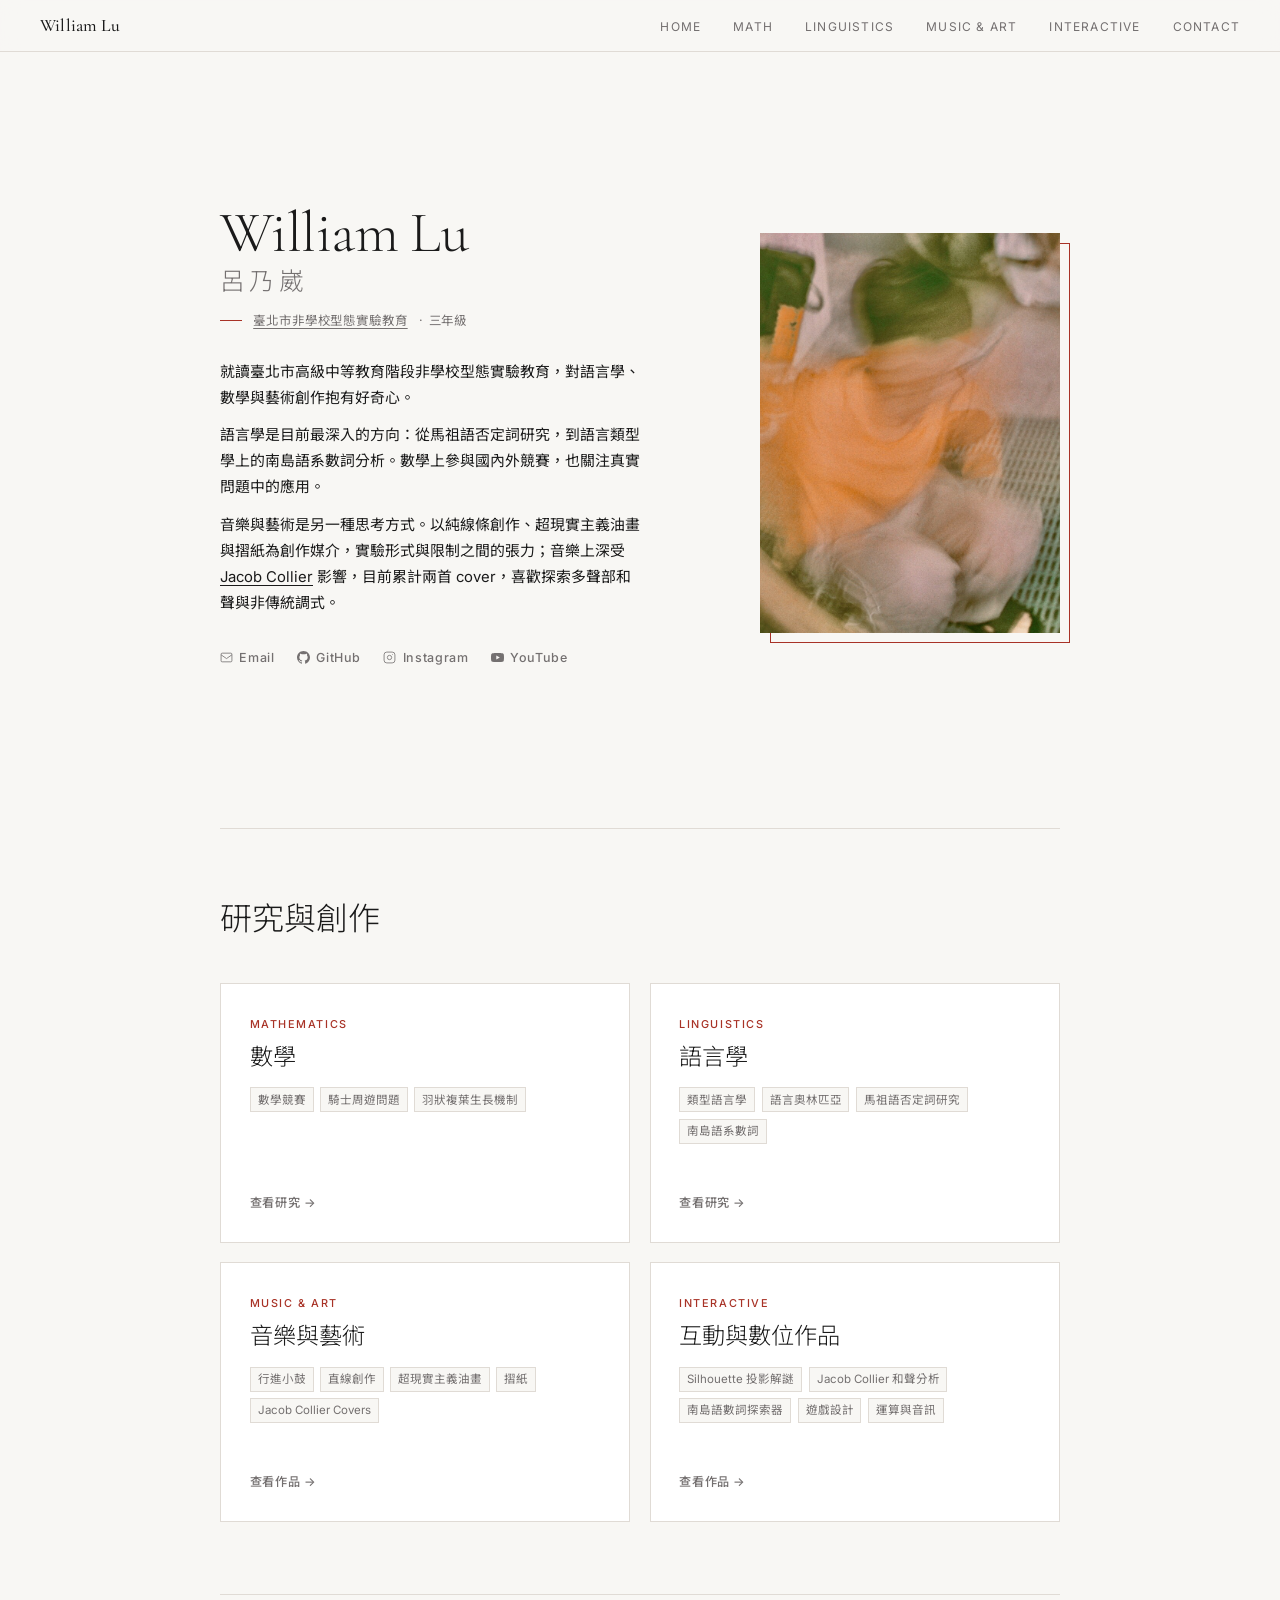
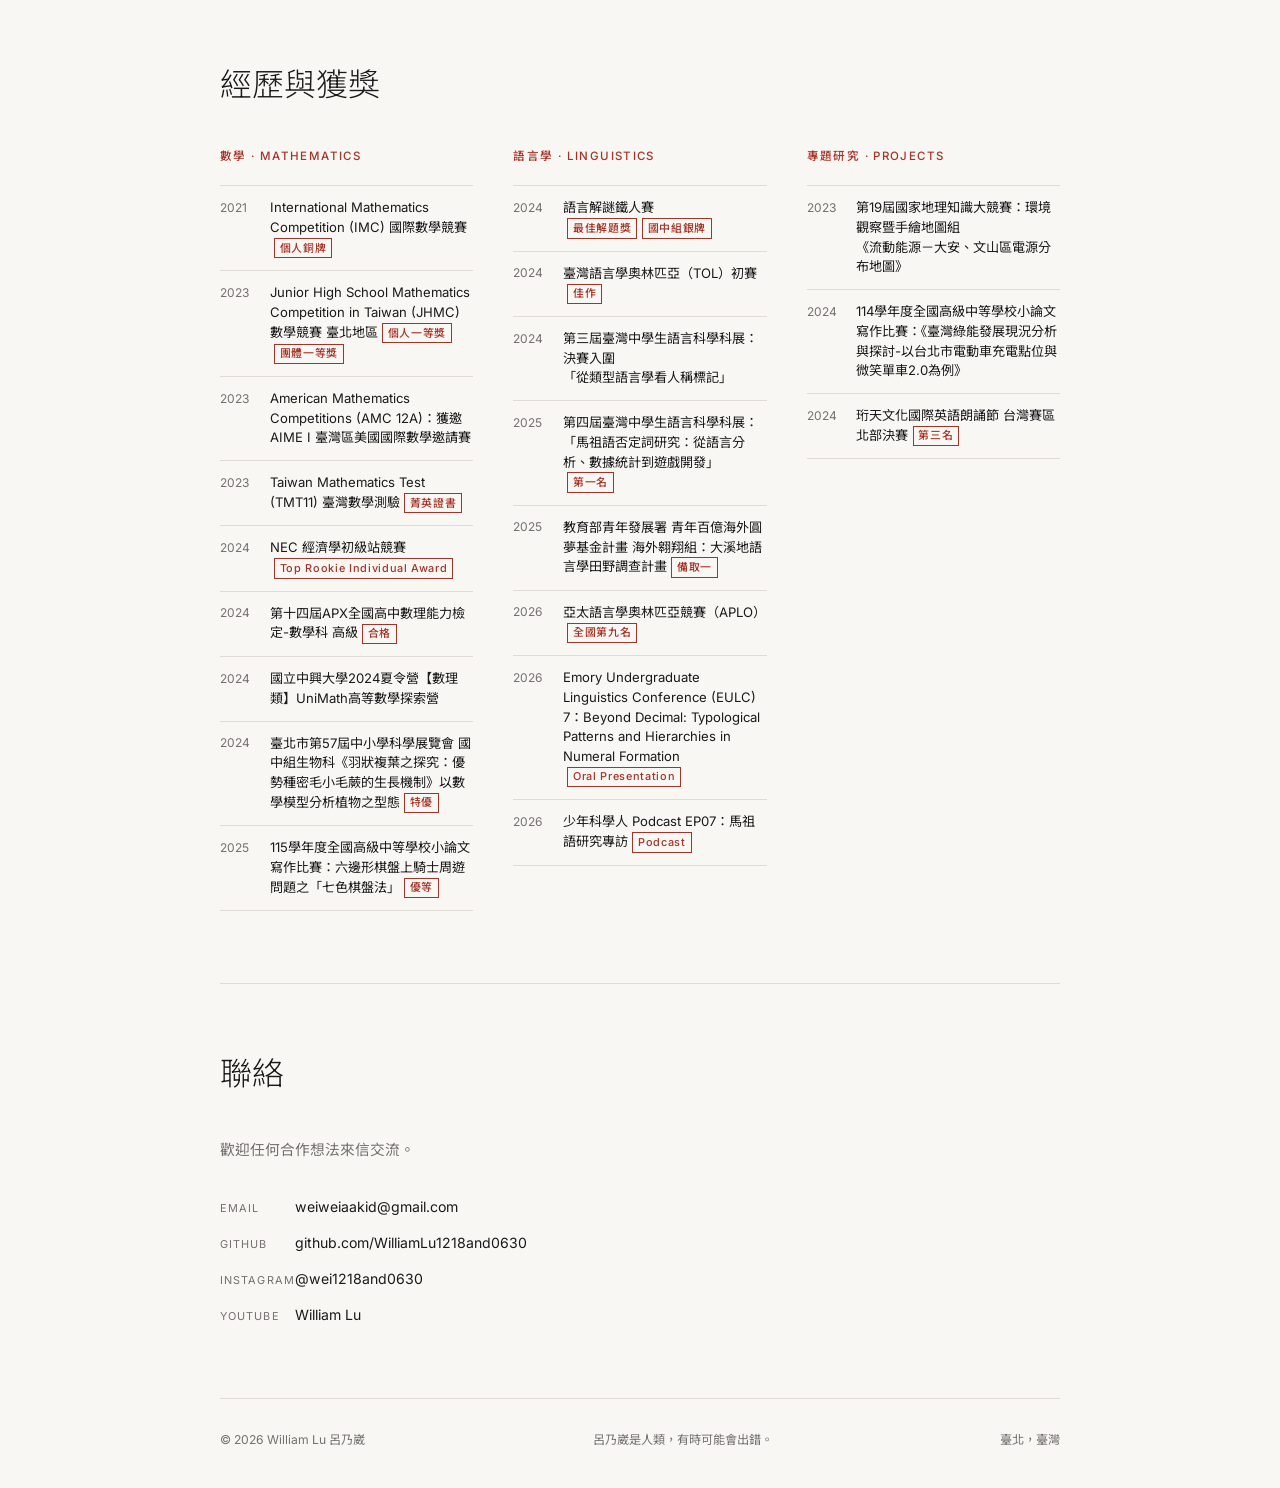
<file: index.html>
<!DOCTYPE html>
<html lang="zh-TW">
<head>
  <meta charset="UTF-8">
  <meta name="viewport" content="width=device-width, initial-scale=1.0">
  <meta name="google-site-verification" content="2PPOWF8YStnWnRBM3-cgLq2JZ9YLKVIH8cbjv2oPRow" />
  <title>William Lu 呂乃崴 · 語言學、數學、藝術創作</title>
  <meta name="description" content="呂乃崴（William Lu）個人網站。臺北市非學校型態實驗教育學生，研究馬祖語否定詞、南島語系數詞類型學，參與數學競賽與語言學奧林匹亞，並進行油畫、線條藝術與音樂創作。">
  <meta name="author" content="William Lu 呂乃崴">
  <meta name="keywords" content="呂乃崴, William Lu, 馬祖語, 南島語系, 類型語言學, 語言學奧林匹亞, APLO, EULC, 數學競賽, 騎士周遊問題, Jacob Collier cover, 直線創作, Silhouette, 投影幾何, Jacob Collier voicing, 和聲分析">
  <link rel="canonical" href="https://williamlu1218and0630.github.io/">
  <link rel="icon" type="image/png" href="assets/photos/web_photo.png">

  <!-- Open Graph -->
  <meta property="og:type" content="profile">
  <meta property="og:site_name" content="William Lu 呂乃崴">
  <meta property="og:title" content="William Lu 呂乃崴 · 語言學、數學、藝術創作">
  <meta property="og:description" content="呂乃崴的個人網站：馬祖語否定詞研究、南島語數詞類型學、數學競賽、油畫與音樂創作。">
  <meta property="og:url" content="https://williamlu1218and0630.github.io/">
  <meta property="og:image" content="https://williamlu1218and0630.github.io/assets/photos/web_photo.png">
  <meta property="profile:first_name" content="Nai-Wei">
  <meta property="profile:last_name" content="Lu">

  <!-- Twitter Card -->
  <meta name="twitter:card" content="summary_large_image">
  
  <meta name="twitter:title" content="William Lu 呂乃崴">
  <meta name="twitter:description" content="語言學、數學、藝術創作 · 呂乃崴個人網站">
  <meta name="twitter:image" content="https://williamlu1218and0630.github.io/assets/photos/web_photo.png">

  <!-- JSON-LD: Person schema for AI agents and search engines -->
  <script type="application/ld+json">
  {
    "@context": "https://schema.org",
    "@type": "Person",
    "name": "William Lu",
    "alternateName": ["呂乃崴", "Nai-Wei Lu"],
    "url": "https://williamlu1218and0630.github.io/",
    "image": "https://williamlu1218and0630.github.io/assets/photos/web_photo.png",
    "email": "mailto:weiweiaakid@gmail.com",
    "jobTitle": "Student Researcher",
    "description": "高中階段學生研究者，專注於語言類型學（馬祖語否定詞、南島語系數詞）、數學競賽與離散數學，並從事油畫、線條藝術與音樂創作。",
    "knowsAbout": [
      "Linguistic Typology",
      "Austronesian Languages",
      "Matsu Language Negation",
      "Numeral Systems",
      "Combinatorics",
      "Knight's Tour Problem",
      "Mathematical Modeling",
      "Music Theory",
      "Visual Art",
      "Game Design",
      "Creative Coding",
      "Computational Music Analysis"
    ],
    "knowsLanguage": ["zh-TW", "en", "Matsu"],
    "affiliation": {
      "@type": "EducationalOrganization",
      "name": "臺北市高級中等教育階段非學校型態實驗教育"
    },
    "sameAs": [
      "https://github.com/WilliamLu1218and0630",
      "https://instagram.com/wei1218and0630",
      "https://www.youtube.com/channel/UClZzDZsrKMD9aMEn6M2iYXQ"
    ],
    "award": [
      "第四屆臺灣中學生語言科學科展 第一名（馬祖語否定詞研究，2025）",
      "亞太語言學奧林匹亞競賽 APLO 全國第九名（2026）",
      "Emory Undergraduate Linguistics Conference (EULC) 7 Oral Presentation（2026）",
      "教育部青年發展署 青年百億海外圓夢基金 海外翱翔組 備取一（2025）",
      "臺北市第57屆中小學科學展覽會 國中組生物科 特優（2024）",
      "International Mathematics Competition (IMC) 個人銅牌（2021）"
    ]
  }
  </script>
  <link rel="preconnect" href="https://fonts.googleapis.com">
  <link rel="preconnect" href="https://fonts.gstatic.com" crossorigin>
  <link href="https://fonts.googleapis.com/css2?family=Cormorant+Garamond:ital,wght@0,300;0,400;0,500;1,300&family=Inter:wght@300;400;500&family=Noto+Sans+TC:wght@300;400;500&display=swap" rel="stylesheet">
  <style>
    :root {
      --bg:         #F8F7F4;
      --surface:    #FFFFFF;
      --text:       #1A1A1A;
      --text-muted: #747070;
      --accent:     #A83226;
      --border:     #E0DBD5;
      --font-sans:  'Inter', 'Taipei Sans TC', 'Microsoft JhengHei', 'Noto Sans TC', sans-serif;
      --font-display: 'Cormorant Garamond', serif;
    }

    *, *::before, *::after { box-sizing: border-box; margin: 0; padding: 0; }
    html { scroll-behavior: smooth; }

    body {
      background: var(--bg);
      color: var(--text);
      font-family: var(--font-sans);
      font-size: 15px;
      line-height: 1.55;
    }

    ::-webkit-scrollbar { width: 6px; }
    ::-webkit-scrollbar-track { background: var(--bg); }
    ::-webkit-scrollbar-thumb { background: var(--border); border-radius: 3px; }
    ::-webkit-scrollbar-thumb:hover { background: var(--text-muted); }

    :focus-visible { outline: 2px solid var(--accent); outline-offset: 3px; }

    /* ── NAV ── */
    nav {
      position: fixed;
      top: 0; left: 0; right: 0;
      z-index: 100;
      background: rgba(248, 247, 244, 0.90);
      backdrop-filter: blur(10px);
      border-bottom: 1px solid var(--border);
      height: 52px;
      padding: 0 2.5rem;
      display: flex;
      align-items: center;
      justify-content: space-between;
    }

    .nav-logo {
      font-family: var(--font-display);
      font-size: 1.1rem;
      font-weight: 500;
      color: var(--text);
      text-decoration: none;
      letter-spacing: 0.01em;
    }

    .nav-links {
      display: flex;
      gap: 2rem;
      list-style: none;
    }

    .nav-links a {
      font-size: 0.75rem;
      font-weight: 400;
      letter-spacing: 0.1em;
      text-transform: uppercase;
      color: var(--text-muted);
      text-decoration: none;
      transition: color 0.2s ease;
    }

    .nav-links a:hover { color: var(--accent); }

    /* Dropdown */
    .nav-links li.has-dropdown { position: relative; }
    .nav-links .dropdown {
      position: absolute;
      top: 100%;
      left: 50%;
      transform: translateX(-50%) translateY(-4px);
      background: var(--surface);
      border: 1px solid var(--border);
      list-style: none;
      padding: 0.5rem 0;
      min-width: 140px;
      opacity: 0;
      visibility: hidden;
      transition: opacity 0.18s ease, transform 0.18s ease;
      z-index: 110;
      box-shadow: 0 4px 12px rgba(0,0,0,0.05);
    }
    .nav-links li.has-dropdown:hover > .dropdown,
    .nav-links li.has-dropdown:focus-within > .dropdown {
      opacity: 1;
      visibility: visible;
      transform: translateX(-50%) translateY(0);
    }
    .nav-links .dropdown li { display: block; }
    .nav-links .dropdown a {
      display: block;
      padding: 0.45rem 1.1rem;
      font-size: 0.72rem;
      letter-spacing: 0.08em;
      text-transform: none;
      white-space: nowrap;
      text-align: center;
    }
    .nav-links .dropdown a:hover {
      background: var(--bg);
      color: var(--accent);
    }
    .nav-links li.has-dropdown::after {
      content: '';
      position: absolute;
      top: 100%;
      left: 0;
      right: 0;
      height: 8px;
    }

    /* ── MAIN ── */
    main {
      max-width: 920px;
      margin: 0 auto;
      padding: 0 2.5rem;
    }

    /* ── HERO ── */
    #about {
      display: grid;
      grid-template-columns: 1fr 300px;
      gap: 5rem;
      align-items: center;
      min-height: 92vh;
      padding-top: 110px;
      padding-bottom: 72px;
      border-top: none;
    }

    .hero-text h1 {
      font-family: var(--font-sans);
      font-size: 3.6rem;
      font-weight: 300;
      line-height: 1.1;
      letter-spacing: -0.01em;
      margin-bottom: 0.15em;
    }

    .hero-name {
      font-family: var(--font-display);
    }

    .hero-zh {
      display: block;
      font-family: var(--font-sans);
      font-size: 1.55rem;
      font-weight: 300;
      color: var(--text-muted);
      letter-spacing: 0.18em;
      margin-top: 0.1em;
    }

    .hero-subtitle {
      display: flex;
      align-items: center;
      gap: 0.7rem;
      margin-top: 1rem;
      margin-bottom: 1.8rem;
      font-size: 0.78rem;
      letter-spacing: 0.07em;
      color: var(--text-muted);
    }

    .hero-subtitle::before {
      content: '';
      display: block;
      width: 22px;
      height: 1px;
      background: var(--accent);
      flex-shrink: 0;
    }

    .hero-desc {
      font-size: 0.93rem;
      line-height: 1.75;
      color: var(--text);
      max-width: 420px;
      margin-bottom: 2rem;
    }

    .hero-desc p + p { margin-top: 0.75em; }

    .hero-desc .placeholder {
      color: var(--text-muted);
      font-style: italic;
    }

    .social-links {
      display: flex;
      gap: 1.4rem;
    }

    .social-links a {
      display: flex;
      align-items: center;
      gap: 0.4rem;
      font-size: 0.78rem;
      font-weight: 500;
      letter-spacing: 0.05em;
      color: var(--text-muted);
      text-decoration: none;
      transition: color 0.2s ease;
    }

    .social-links a:hover { color: var(--accent); }

    .social-links svg {
      width: 13px;
      height: 13px;
      flex-shrink: 0;
    }

    /* Photo */
    .hero-photo {
      position: relative;
      align-self: center;
    }

    .hero-photo img {
      display: block;
      width: 100%;
      aspect-ratio: 3 / 4;
      object-fit: cover;
      object-position: center center;
      filter: grayscale(10%);
    }

    .hero-photo::after {
      content: '';
      position: absolute;
      top: 10px;
      left: 10px;
      right: -10px;
      bottom: -10px;
      border: 1px solid var(--accent);
      z-index: -1;
    }

    /* ── SECTIONS ── */
    section {
      padding: 72px 0;
      border-top: 1px solid var(--border);
    }

    .section-label {
      font-size: 0.7rem;
      letter-spacing: 0.15em;
      text-transform: uppercase;
      color: var(--accent);
      font-weight: 500;
      margin-bottom: 0.4rem;
    }

    .section-title {
      font-family: var(--font-sans);
      font-size: 2rem;
      font-weight: 300;
      line-height: 1.15;
      margin-bottom: 2.8rem;
    }

    /* ── AREAS ── */
    .areas-grid {
      display: grid;
      grid-template-columns: repeat(2, 1fr);
      gap: 1.2rem;
    }

    .area-card {
      display: flex;
      flex-direction: column;
      padding: 2rem 1.8rem 1.8rem;
      background: var(--surface);
      border: 1px solid var(--border);
      text-decoration: none;
      color: inherit;
      transition: border-color 0.2s ease, box-shadow 0.2s ease;
      min-height: 260px;
    }

    .area-card:hover {
      border-color: var(--accent);
      box-shadow: 4px 4px 0 var(--accent);
    }

    .area-label {
      font-size: 0.68rem;
      letter-spacing: 0.14em;
      text-transform: uppercase;
      color: var(--accent);
      font-weight: 500;
      margin-bottom: 0.7rem;
    }

    .area-card h3 {
      font-family: var(--font-sans);
      font-size: 1.45rem;
      font-weight: 300;
      line-height: 1.2;
      margin-bottom: 1rem;
    }

    .area-tags {
      display: flex;
      flex-wrap: wrap;
      gap: 0.4rem;
      margin-bottom: auto;
      padding-bottom: 1.4rem;
    }

    .area-tag {
      font-size: 0.72rem;
      color: var(--text-muted);
      background: var(--bg);
      border: 1px solid var(--border);
      padding: 0.2em 0.6em;
      line-height: 1.6;
    }

    .area-arrow {
      font-size: 0.76rem;
      font-weight: 500;
      letter-spacing: 0.05em;
      color: var(--text-muted);
      transition: color 0.2s ease;
    }

    .area-card:hover .area-arrow { color: var(--accent); }

    /* ── ACHIEVEMENTS ── */
    .achievements-grid {
      display: grid;
      grid-template-columns: repeat(3, 1fr);
      gap: 0 2.5rem;
    }

    .achievement-group h3 {
      font-size: 0.72rem;
      font-weight: 500;
      letter-spacing: 0.12em;
      text-transform: uppercase;
      color: var(--accent);
      margin-bottom: 1.2rem;
    }

    .achievement-list {
      list-style: none;
      display: flex;
      flex-direction: column;
      gap: 0;
    }

    .achievement-list li {
      display: grid;
      grid-template-columns: 40px 1fr;
      gap: 0.6rem;
      padding: 0.75rem 0;
      border-bottom: 1px solid var(--border);
      font-size: 0.82rem;
      line-height: 1.5;
    }

    .achievement-list li:first-child {
      border-top: 1px solid var(--border);
    }

    .achievement-year {
      color: var(--text-muted);
      font-size: 0.75rem;
      padding-top: 0.05em;
      flex-shrink: 0;
    }

    .achievement-desc {
      color: var(--text);
    }

    .achievement-desc .badge {
      display: inline-block;
      font-size: 0.68rem;
      font-weight: 500;
      letter-spacing: 0.06em;
      color: var(--accent);
      border: 1px solid var(--accent);
      padding: 0.05em 0.45em;
      margin-left: 0.4em;
      vertical-align: middle;
      line-height: 1.6;
    }


    /* ── CONTACT ── */
    .contact-intro {
      font-size: 0.92rem;
      color: var(--text-muted);
      line-height: 1.75;
      max-width: 440px;
      margin-bottom: 2rem;
    }

    .contact-list {
      list-style: none;
      display: flex;
      flex-direction: column;
      gap: 0.9rem;
    }

    .contact-list li {
      display: flex;
      align-items: baseline;
      gap: 1.2rem;
      font-size: 0.88rem;
    }

    .contact-label {
      font-size: 0.68rem;
      letter-spacing: 0.1em;
      text-transform: uppercase;
      color: var(--text-muted);
      width: 56px;
      flex-shrink: 0;
    }

    .contact-list a {
      color: var(--text);
      text-decoration: none;
      transition: color 0.2s ease;
    }

    .contact-list a:hover { color: var(--accent); }

    /* ── FOOTER ── */
    footer {
      border-top: 1px solid var(--border);
      padding: 2rem 0 2.4rem;
      display: flex;
      justify-content: space-between;
      align-items: center;
    }

    footer p {
      font-size: 0.76rem;
      color: var(--text-muted);
    }

    /* ── RESPONSIVE ── */
    @media (max-width: 740px) {
      nav { padding: 0 1.4rem; }
      main { padding: 0 1.4rem; }
      .nav-links .dropdown { display: none !important; }
      .nav-links li.has-dropdown::after { display: none; }

      #about {
        grid-template-columns: 1fr;
        min-height: auto;
        padding-top: 80px;
        gap: 2.4rem;
      }

      .hero-photo {
        order: -1;
        max-width: 220px;
      }

      .hero-text h1 { font-size: 2.6rem; }
      .areas-grid { grid-template-columns: 1fr; }
      .achievements-grid { grid-template-columns: 1fr; gap: 2rem 0; }

      .nav-links { gap: 1.2rem; }
    }

    @media (max-width: 480px) {
      .interests-grid { grid-template-columns: 1fr; }
      .nav-links { gap: 0.9rem; }
      footer { flex-direction: column; gap: 0.4rem; text-align: center; }
    }

    /* ── DEFAULT INLINE LINK STYLE ──
       Content links (e.g. inside .achievement-desc, .hero-subtitle, .hero-desc):
       inherit text color with a thin underline, turn blue on hover.
       Component-scoped rules above (nav-links, social-links, contact-list, etc.)
       set text-decoration:none and override this where appropriate. */
    a {
      color: inherit;
      text-decoration: underline;
      text-decoration-thickness: 1px;
      text-underline-offset: 3px;
      text-decoration-color: currentColor;
      transition: color 0.2s ease, text-decoration-color 0.2s ease;
    }

    a:hover {
      color: #2563eb;
      text-decoration-color: #2563eb;
    }

    /* Record 區連結密集 — 移除常駐底線，hover 時才浮現 */
    .achievement-desc a { text-decoration: none; }
    .achievement-desc a:hover {
      text-decoration: underline;
      text-decoration-thickness: 1px;
      text-underline-offset: 3px;
    }
  </style>
</head>
<body>

  <nav>
    <a href="#about" class="nav-logo">William Lu</a>
    <ul class="nav-links">
      <li><a href="#about">Home</a></li>
      <li class="has-dropdown">
        <a href="math.html">Math</a>
        <ul class="dropdown">
          <li><a href="math.html#research">研究</a></li>
          <li><a href="math.html#awards">獎狀</a></li>
        </ul>
      </li>
      <li class="has-dropdown">
        <a href="linguistics.html">Linguistics</a>
        <ul class="dropdown">
          <li><a href="linguistics.html#research">研究</a></li>
          <li><a href="linguistics.html#awards">獎狀</a></li>
        </ul>
      </li>
      <li class="has-dropdown">
        <a href="music.html">Music & Art</a>
        <ul class="dropdown">
          <li><a href="music.html#music">音樂</a></li>
          <li><a href="music.html#art">藝術</a></li>
        </ul>
      </li>
      <li class="has-dropdown">
        <a href="interactive.html">Interactive</a>
        <ul class="dropdown">
          <li><a href="silhouette.html">Silhouette</a></li>
          <li><a href="voicing.html">Jacob Voicing</a></li>
          <li><a href="numerals.html">Numeral Explorer</a></li>
          <li><a href="world-numerals/">World Numerals</a></li>
        </ul>
      </li>
      <li><a href="#contact">Contact</a></li>
    </ul>
  </nav>

  <main>

    <!-- HERO -->
    <section id="about" style="border-top:none;">
      <div class="hero-text">
        <h1>
          <span class="hero-name">William Lu</span>
          <span class="hero-zh">呂乃崴</span>
        </h1>
        <p class="hero-subtitle"><a href="https://teecid.tp.edu.tw/" target="_blank" rel="noopener">臺北市非學校型態實驗教育</a> · 三年級</p>
        <div class="hero-desc">
          <p>就讀臺北市高級中等教育階段非學校型態實驗教育，對語言學、數學與藝術創作抱有好奇心。</p>
          <p>語言學是目前最深入的方向：從馬祖語否定詞研究，到語言類型學上的南島語系數詞分析。數學上參與國內外競賽，也關注真實問題中的應用。</p>
          <p>音樂與藝術是另一種思考方式。以純線條創作、超現實主義油畫與摺紙為創作媒介，實驗形式與限制之間的張力；音樂上深受 <a href="https://youtube.com/@jacobcollier" target="_blank" rel="noopener">Jacob Collier</a> 影響，目前累計兩首 cover，喜歡探索多聲部和聲與非傳統調式。</p>
        </div>
        <div class="social-links">
          <a href="mailto:weiweiaakid@gmail.com">
            <svg viewBox="0 0 24 24" fill="none" stroke="currentColor" stroke-width="1.5" aria-hidden="true">
              <rect x="2" y="4" width="20" height="16" rx="2"/>
              <path d="m2 7 10 7 10-7"/>
            </svg>
            Email
          </a>
          <a href="https://github.com/WilliamLu1218and0630" target="_blank" rel="noopener">
            <svg viewBox="0 0 24 24" fill="currentColor" aria-hidden="true">
              <path d="M12 0C5.37 0 0 5.37 0 12c0 5.3 3.44 9.8 8.21 11.39.6.11.82-.26.82-.58v-2.03c-3.34.73-4.04-1.61-4.04-1.61-.55-1.39-1.34-1.76-1.34-1.76-1.09-.75.08-.73.08-.73 1.2.08 1.84 1.24 1.84 1.24 1.07 1.83 2.81 1.3 3.5 1 .11-.78.42-1.3.76-1.6-2.67-.3-5.47-1.33-5.47-5.93 0-1.31.47-2.38 1.24-3.22-.12-.3-.54-1.52.12-3.18 0 0 1.01-.32 3.3 1.23a11.5 11.5 0 0 1 3-.4c1.02.01 2.04.14 3 .4 2.28-1.55 3.29-1.23 3.29-1.23.66 1.66.24 2.88.12 3.18.77.84 1.23 1.91 1.23 3.22 0 4.61-2.81 5.63-5.48 5.92.43.37.81 1.1.81 2.22v3.29c0 .32.22.7.83.58C20.57 21.8 24 17.3 24 12c0-6.63-5.37-12-12-12z"/>
            </svg>
            GitHub
          </a>
          <a href="https://instagram.com/wei1218and0630" target="_blank" rel="noopener">
            <svg viewBox="0 0 24 24" fill="none" stroke="currentColor" stroke-width="1.5" aria-hidden="true">
              <rect x="2" y="2" width="20" height="20" rx="5"/>
              <circle cx="12" cy="12" r="4"/>
              <circle cx="17.5" cy="6.5" r="0.8" fill="currentColor" stroke="none"/>
            </svg>
            Instagram
          </a>
          <a href="https://www.youtube.com/channel/UClZzDZsrKMD9aMEn6M2iYXQ" target="_blank" rel="noopener">
            <svg viewBox="0 0 24 24" fill="currentColor" aria-hidden="true">
              <path d="M23.5 6.19a3.02 3.02 0 0 0-2.12-2.14C19.54 3.5 12 3.5 12 3.5s-7.54 0-9.38.55A3.02 3.02 0 0 0 .5 6.19C0 8.04 0 12 0 12s0 3.96.5 5.81a3.02 3.02 0 0 0 2.12 2.14C4.46 20.5 12 20.5 12 20.5s7.54 0 9.38-.55a3.02 3.02 0 0 0 2.12-2.14C24 15.96 24 12 24 12s0-3.96-.5-5.81zM9.75 15.5v-7l6.5 3.5-6.5 3.5z"/>
            </svg>
            YouTube
          </a>
        </div>
      </div>
      <div class="hero-photo">
        <img src="assets/photos/S__13852725.jpg" alt="William Lu 呂乃崴">
      </div>
    </section>

    <!-- AREAS -->
    <section id="interests">
      <h2 class="section-title">研究與創作</h2>
      <div class="areas-grid">

        <a href="math.html" class="area-card">
          <p class="area-label">Mathematics</p>
          <h3>數學</h3>
          <div class="area-tags">
            <span class="area-tag">數學競賽</span>
            <span class="area-tag">騎士周遊問題</span>
            <span class="area-tag">羽狀複葉生長機制</span>
          </div>
          <span class="area-arrow">查看研究 →</span>
        </a>

        <a href="linguistics.html" class="area-card">
          <p class="area-label">Linguistics</p>
          <h3>語言學</h3>
          <div class="area-tags">
            <span class="area-tag">類型語言學</span>
            <span class="area-tag">語言奧林匹亞</span>
            <span class="area-tag">馬祖語否定詞研究</span>
            <span class="area-tag">南島語系數詞</span>
          </div>
          <span class="area-arrow">查看研究 →</span>
        </a>

        <a href="music.html" class="area-card">
          <p class="area-label">Music &amp; Art</p>
          <h3>音樂與藝術</h3>
          <div class="area-tags">
            <span class="area-tag">行進小鼓</span>
            <span class="area-tag">直線創作</span>
            <span class="area-tag">超現實主義油畫</span>
            <span class="area-tag">摺紙</span>
            <span class="area-tag">Jacob Collier Covers</span>
          </div>
          <span class="area-arrow">查看作品 →</span>
        </a>

        <a href="interactive.html" class="area-card">
          <p class="area-label">Interactive</p>
          <h3>互動與數位作品</h3>
          <div class="area-tags">
            <span class="area-tag">Silhouette 投影解謎</span>
            <span class="area-tag">Jacob Collier 和聲分析</span>
            <span class="area-tag">南島語數詞探索器</span>
            <span class="area-tag">遊戲設計</span>
            <span class="area-tag">運算與音訊</span>
          </div>
          <span class="area-arrow">查看作品 →</span>
        </a>

      </div>
    </section>

    <!-- ACHIEVEMENTS -->
    <section id="achievements">
      <h2 class="section-title">經歷與獲獎</h2>
      <div class="achievements-grid">

        <div class="achievement-group">
          <h3>數學 · Mathematics</h3>
          <ul class="achievement-list">
            <li>
              <span class="achievement-year">2021</span>
              <span class="achievement-desc"><a href="https://chiuchang.org/imc/2021/08/02/iimc-2021-results/" target="_blank" rel="noopener">International Mathematics Competition (IMC) 國際數學競賽</a><span class="badge">個人銅牌</span></span>
            </li>
            <li>
              <span class="achievement-year">2023</span>
              <span class="achievement-desc"><a href="https://signup.99cef.org.tw/JHMC_HONOR/List_HonorSL.php?Y=5qt&amp;H=J1&amp;R=O" target="_blank" rel="noopener">Junior High School Mathematics Competition in Taiwan (JHMC) 數學競賽 臺北地區</a><span class="badge">個人一等獎</span><span class="badge">團體一等獎</span></span>
            </li>
            <li>
              <span class="achievement-year">2023</span>
              <span class="achievement-desc"><a href="https://artofproblemsolving.com/wiki/index.php/2023_AMC_12A" target="_blank" rel="noopener">American Mathematics Competitions (AMC 12A)</a>：獲邀 <a href="https://artofproblemsolving.com/wiki/index.php/2023_AIME_I" target="_blank" rel="noopener">AIME I</a> 臺灣區美國國際數學邀請賽 </span>
            </li>
            <li>
              <span class="achievement-year">2023</span>
              <span class="achievement-desc"><a href="https://www.99cef.org.tw/tmt/" target="_blank" rel="noopener">Taiwan Mathematics Test (TMT11) 臺灣數學測驗</a><span class="badge">菁英證書</span></span>
            </li>
            <li>
              <span class="achievement-year">2024</span>
              <span class="achievement-desc"><a href="https://nec.org.cn/news/1908.html" target="_blank" rel="noopener">NEC 經濟學初級站競賽</a><span class="badge">Top Rookie Individual Award</span></span>
            </li>
            <li>
              <span class="achievement-year">2024</span>
              <span class="achievement-desc"><a href="https://apx.stem.lasercenter.nycu.edu.tw/apx/17th/" target="_blank" rel="noopener">第十四屆APX全國高中數理能力檢定-數學科 高級</a><span class="badge">合格</span></span>
            </li>
            <li>
              <span class="achievement-year">2024</span>
              <span class="achievement-desc"><a href="https://www.siileec.com/download_file.php?sn=4636&amp;get_type=2" target="_blank" rel="noopener">國立中興大學2024夏令營【數理類】UniMath高等數學探索營</a></span>
            </li>
            <li>
              <span class="achievement-year">2024</span>
              <span class="achievement-desc">臺北市第57屆中小學科學展覽會 國中組生物科《羽狀複葉之探究：優勢種密毛小毛蕨的生長機制》以數學模型分析植物之型態<span class="badge">特優</span></span>
            </li>
            <li>
              <span class="achievement-year">2025</span>
              <span class="achievement-desc"><a href="https://www.shs.edu.tw/Customer/Information/EssayIndex" target="_blank" rel="noopener">115學年度全國高級中等學校小論文寫作比賽</a>：六邊形棋盤上騎士周遊問題之「七色棋盤法」<span class="badge">優等</span></span>
            </li>
          </ul>
        </div>

        <div class="achievement-group">
          <h3>語言學 · Linguistics</h3>
          <ul class="achievement-list">
            <li>
              <span class="achievement-year">2024</span>
              <span class="achievement-desc"><a href="https://www.facebook.com/Taiwan.Olympiad.in.Linguistics/posts/883315840496110/" target="_blank" rel="noopener">語言解謎鐵人賽</a><br><span class="badge">最佳解題獎</span><span class="badge">國中組銀牌</span></span>
            </li>
            <li>
              <span class="achievement-year">2024</span>
              <span class="achievement-desc"><a href="https://ioltw.github.io/zh" target="_blank" rel="noopener">臺灣語言學奧林匹亞（TOL）初賽</a><span class="badge">佳作</span></span>
            </li>
            <li>
              <span class="achievement-year">2024</span>
              <span class="achievement-desc"><a href="https://sites.google.com/view/scifair-2025/" target="_blank" rel="noopener">第三屆臺灣中學生語言科學科展</a>：決賽入圍<br>「從類型語言學看人稱標記」</span>
            </li>
            <li>
              <span class="achievement-year">2025</span>
              <span class="achievement-desc"><a href="https://sites.google.com/view/scifair-2025/" target="_blank" rel="noopener">第四屆臺灣中學生語言科學科展</a>：「馬祖語否定詞研究：從語言分析、數據統計到遊戲開發」<span class="badge">第一名</span></span>
            </li>
            <li>
              <span class="achievement-year">2025</span>
              <span class="achievement-desc">教育部青年發展署 青年百億海外圓夢基金計畫 海外翱翔組：大溪地語言學田野調查計畫<span class="badge">備取一</span></span>
            </li>
            <li>
              <span class="achievement-year">2026</span>
              <span class="achievement-desc"><a href="https://aplo.asia/" target="_blank" rel="noopener">亞太語言學奧林匹亞競賽（APLO）</a><span class="badge">全國第九名</span></span>
            </li>
            <li>
              <span class="achievement-year">2026</span>
              <span class="achievement-desc"><a href="https://easyabs.linguistlist.org/conference/EULC7/" target="_blank" rel="noopener">Emory Undergraduate Linguistics Conference (EULC) 7</a>：Beyond Decimal: Typological Patterns and Hierarchies in Numeral Formation<span class="badge">Oral Presentation</span></span>
            </li>
            <li>
              <span class="achievement-year">2026</span>
              <span class="achievement-desc"><a href="https://www.scitw.cc/posts/podcast-ep-184" target="_blank" rel="noopener">少年科學人 Podcast EP07</a>：馬祖語研究專訪<span class="badge">Podcast</span></span>
            </li>
          </ul>
        </div>

        <div class="achievement-group">
          <h3>專題研究 · Projects</h3>
          <ul class="achievement-list">
            <li>
              <span class="achievement-year">2023</span>
              <span class="achievement-desc"><a href="https://sites.google.com/view/new-tngc/" target="_blank" rel="noopener">第19屆國家地理知識大競賽</a>：環境觀察暨手繪地圖組<br>《流動能源－大安、文山區電源分布地圖》</span>
            </li>
            <li>
              <span class="achievement-year">2024</span>
              <span class="achievement-desc"><a href="https://www.shs.edu.tw/Customer/Information/EssayIndex" target="_blank" rel="noopener">114學年度全國高級中等學校小論文寫作比賽</a>：《臺灣綠能發展現況分析與探討-以台北市電動車充電點位與微笑單車2.0為例》</span>
            </li>
            <li>
              <span class="achievement-year">2024</span>
              <span class="achievement-desc"><a href="https://www.harmonytree.tw/2024fest" target="_blank" rel="noopener">珩天文化國際英語朗誦節</a> 台灣賽區北部決賽<span class="badge">第三名</span></span>
            </li>
          </ul>
        </div>

      </div>
    </section>

    <!-- CONTACT -->
    <section id="contact">
      <h2 class="section-title">聯絡</h2>
      <p class="contact-intro">
        歡迎任何合作想法來信交流。
      </p>
      <ul class="contact-list">
        <li>
          <span class="contact-label">Email</span>
          <a href="mailto:weiweiaakid@gmail.com">weiweiaakid@gmail.com</a>
        </li>
        <li>
          <span class="contact-label">GitHub</span>
          <a href="https://github.com/WilliamLu1218and0630" target="_blank" rel="noopener">
            github.com/WilliamLu1218and0630
          </a>
        </li>
        <li>
          <span class="contact-label">Instagram</span>
          <a href="https://instagram.com/wei1218and0630" target="_blank" rel="noopener">
            @wei1218and0630
          </a>
        </li>
        <li>
          <span class="contact-label">YouTube</span>
          <a href="https://www.youtube.com/channel/UClZzDZsrKMD9aMEn6M2iYXQ" target="_blank" rel="noopener">
            William Lu
          </a>
        </li>
      </ul>
    </section>

    <footer>
      <p>© 2026 William Lu 呂乃崴</p>
      <p>呂乃崴是人類，有時可能會出錯。</p>
      <p>臺北，臺灣</p>
    </footer>

  </main>

</body>
</html>
</file>
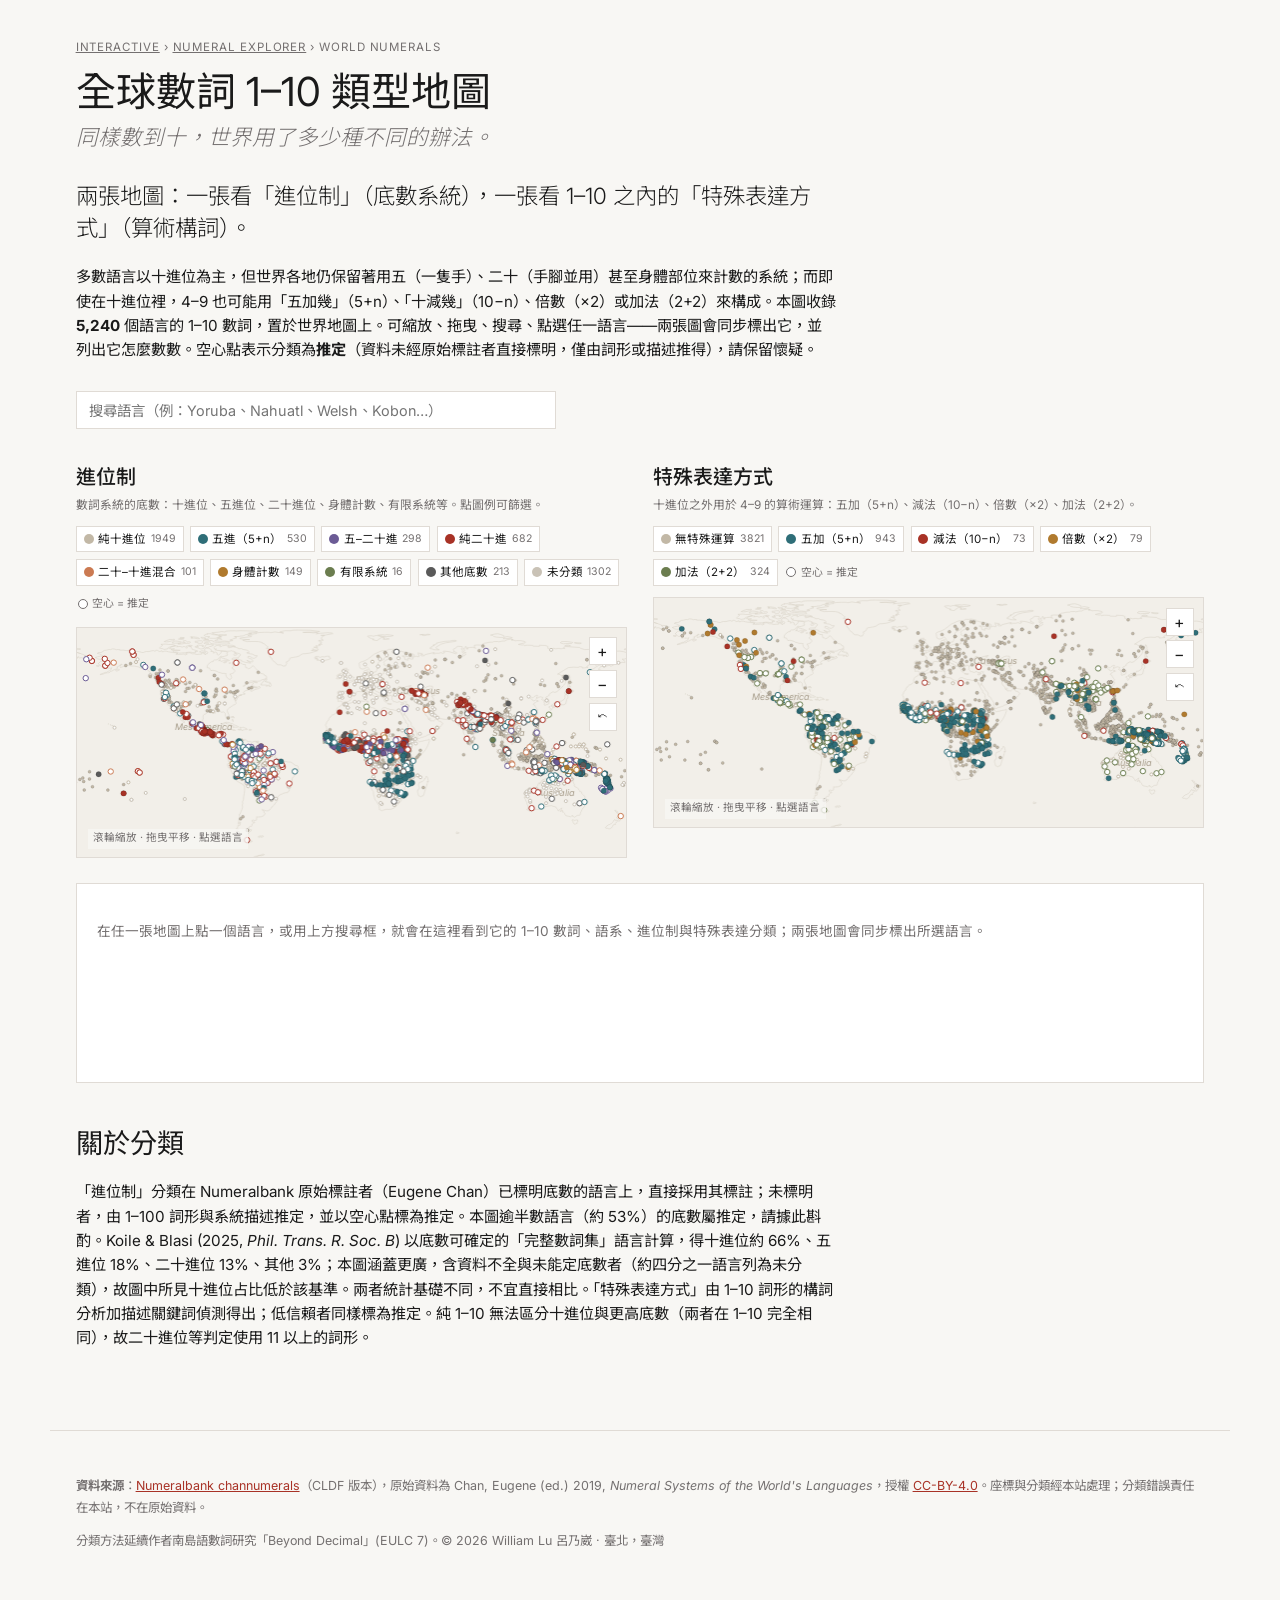
<file: world-numerals/index.html>
<!DOCTYPE html>
<html lang="zh-TW">
<head>
  <meta charset="UTF-8">
  <meta name="viewport" content="width=device-width, initial-scale=1.0">
  <title>全球數詞 1–10 類型地圖 · 進位制與特殊表達 · William Lu 呂乃崴</title>
  <meta name="description" content="互動探索全球 5240 個語言的 1–10 數詞：一張依「進位制」（十進位／五進位／二十進位／身體計數…）上色，一張依「特殊表達方式」（5+n、10−n、×2、2+2）上色。資料源自 Numeralbank（Eugene Chan, Numeral Systems of the World's Languages, CC-BY-4.0）。比 WALS 進位地圖更細緻。">
  <meta name="author" content="William Lu 呂乃崴">
  <meta property="og:type" content="website">
  <meta property="og:title" content="全球數詞 1–10 類型地圖 · William Lu 呂乃崴">
  <meta property="og:description" content="5240 個語言、1–10 數詞、進位制與特殊表達雙地圖，可縮放、搜尋、點選。">

  <link rel="preconnect" href="https://fonts.googleapis.com">
  <link rel="preconnect" href="https://fonts.gstatic.com" crossorigin>
  <link href="https://fonts.googleapis.com/css2?family=Cormorant+Garamond:ital,wght@0,300;0,400;0,500;1,300;1,400&family=Inter:wght@400;500;600&family=Noto+Sans+TC:wght@400;500&display=swap" rel="stylesheet">

  <style>
    :root {
      --bg:#F8F7F4; --surface:#FFFFFF; --text:#1A1A1A; --text-muted:#747070;
      --accent:#A83226; --border:#E0DBD5;
      --font-sans:'Inter','Taipei Sans TC','Microsoft JhengHei','Noto Sans TC',sans-serif;
    }
    * { box-sizing: border-box; }
    html { -webkit-text-size-adjust: 100%; }
    body {
      margin: 0; background: var(--bg); color: var(--text);
      font-family: var(--font-sans); font-size: 15px; line-height: 1.6;
    }
    main { max-width: 1180px; margin: 0 auto; padding: 2.4rem 1.6rem 4rem; }
    a { color: var(--accent); }

    .breadcrumb { font-size: 0.72rem; letter-spacing: 0.08em; text-transform: uppercase; color: var(--text-muted); margin: 0 0 0.8rem; }
    h1 { font-family: var(--font-sans); font-weight: 400; font-size: 2.5rem; line-height: 1.1; margin: 0 0 0.4rem; }
    .hero-lead { font-family: var(--font-sans); font-style: italic; font-weight: 300; font-size: 1.35rem; color: var(--text-muted); margin: 0 0 1.6rem; }
    .intro p { max-width: 760px; font-size: 0.95rem; color: var(--text); }
    .intro .lead { font-family: var(--font-sans); font-size: 1.4rem; font-weight: 300; line-height: 1.4; }

    .controls { margin: 1.8rem 0 1.2rem; }
    .search-box {
      width: 100%; max-width: 480px; font-family: var(--font-sans); font-size: 0.9rem;
      padding: 0.6rem 0.8rem; border: 1px solid var(--border); background: var(--surface); color: var(--text);
    }
    .search-box:focus { outline: none; border-color: var(--accent); }
    .results { margin-top: 0.8rem; display: flex; flex-wrap: wrap; gap: 0.35rem; max-height: 120px; overflow-y: auto; }
    .res-chip { font-size: 0.74rem; padding: 0.22em 0.6em; border: 1px solid var(--border); background: var(--surface); cursor: pointer; }
    .res-chip:hover { border-color: var(--accent); color: var(--accent); }

    .maps { display: grid; grid-template-columns: 1fr 1fr; gap: 1.6rem; align-items: start; margin-bottom: 1.6rem; }
    .map-block { min-width: 0; }
    .map-title { font-family: var(--font-sans); font-size: 1.25rem; font-weight: 500; margin: 0; }
    .map-sub { font-size: 0.74rem; color: var(--text-muted); line-height: 1.5; margin: 0.2rem 0 0.7rem; }

    .legend { display: flex; flex-wrap: wrap; gap: 0.4rem; margin-bottom: 0.7rem; }
    .leg { display: inline-flex; align-items: center; gap: 0.4em; font-size: 0.72rem; padding: 0.28em 0.6em;
      border: 1px solid var(--border); background: var(--surface); cursor: pointer; user-select: none; }
    .leg:hover { border-color: var(--text-muted); }
    .leg.off { opacity: 0.32; }
    .leg .leg-dot { width: 10px; height: 10px; border-radius: 50%; flex-shrink: 0; }
    .leg .leg-n { color: var(--text-muted); font-size: 0.66rem; }
    .leg-note { font-size: 0.68rem; color: var(--text-muted); display: inline-flex; align-items: center; gap: 0.4em; padding: 0.28em 0.2em; }
    .leg-note .ring { width: 10px; height: 10px; border-radius: 50%; background: #fff; border: 1.5px solid var(--text-muted); }

    .map-wrap { position: relative; background: var(--surface); border: 1px solid var(--border); overflow: hidden; }
    .map { display: block; width: 100%; background: #F2EFE9; touch-action: none; cursor: grab; }
    .map.grabbing { cursor: grabbing; }

    .map-hint { position: absolute; left: 0.7rem; bottom: 0.5rem; font-size: 0.66rem; color: var(--text-muted);
      background: rgba(248,247,244,0.8); padding: 0.15em 0.5em; pointer-events: none; }
    .map-zoom { position: absolute; right: 0.6rem; top: 0.6rem; display: flex; flex-direction: column; gap: 0.3rem; }
    .map-zoom button { width: 28px; height: 28px; background: var(--surface); border: 1px solid var(--border); color: var(--text);
      font-size: 1rem; line-height: 1; cursor: pointer; font-family: var(--font-sans); }
    .map-zoom button:hover { border-color: var(--accent); color: var(--accent); }

    #tip { position: fixed; z-index: 50; pointer-events: none; background: var(--text); color: #fff; font-size: 0.72rem;
      padding: 0.3em 0.6em; border-radius: 2px; opacity: 0; transition: opacity 0.12s; white-space: nowrap; transform: translate(-50%,-130%); }

    .panel { background: var(--surface); border: 1px solid var(--border); padding: 1.3rem 1.3rem 1.5rem; min-height: 200px; }
    .panel .empty { color: var(--text-muted); font-size: 0.85rem; line-height: 1.8; }
    .panel-lang { font-family: var(--font-sans); font-size: 1.6rem; font-weight: 300; line-height: 1.15; margin-bottom: 0.2rem; }
    .panel-branch { font-size: 0.74rem; color: var(--text-muted); letter-spacing: 0.02em; margin-bottom: 0.9rem; }
    .pills { display: flex; flex-wrap: wrap; gap: 0.5rem; margin-bottom: 1.1rem; }
    .type-pill { display: inline-flex; align-items: center; gap: 0.45em; font-size: 0.72rem; padding: 0.25em 0.7em; border: 1px solid var(--border); }
    .type-pill .lab { color: var(--text-muted); font-size: 0.62rem; text-transform: uppercase; letter-spacing: 0.1em; }
    .type-dot { width: 9px; height: 9px; border-radius: 50%; flex-shrink: 0; }
    .num-grid { display: grid; grid-template-columns: repeat(2,1fr); grid-template-rows: repeat(5,auto); grid-auto-flow: column;
      gap: 1px; background: var(--border); border: 1px solid var(--border); }
    .num-cell { background: var(--surface); padding: 0.45rem 0.6rem; display: flex; align-items: baseline; gap: 0.5rem; }
    .num-k { font-family: var(--font-sans); font-size: 0.95rem; color: var(--accent); width: 1.1em; flex-shrink: 0; }
    .num-v { font-size: 0.86rem; word-break: break-word; }
    .num-v.none { color: var(--text-muted); font-style: italic; }
    .panel-note { font-size: 0.76rem; color: var(--text-muted); line-height: 1.6; margin-top: 0.9rem; }
    .panel-note a { color: var(--accent); }

    footer { max-width: 1180px; margin: 0 auto; padding: 2rem 1.6rem 3rem; border-top: 1px solid var(--border); color: var(--text-muted); font-size: 0.78rem; line-height: 1.7; }
    footer a { color: var(--accent); }
    .section-title { font-family: var(--font-sans); font-weight: 400; font-size: 1.7rem; margin: 2.4rem 0 0.6rem; }

    @media (max-width: 760px) {
      .maps { grid-template-columns: 1fr; }
      h1 { font-size: 1.9rem; }
    }
  </style>
</head>
<body>
  <main>
    <p class="breadcrumb"><a href="../interactive.html" style="color:var(--text-muted);">Interactive</a> › <a href="../numerals.html" style="color:var(--text-muted);">Numeral Explorer</a> › World Numerals</p>
    <h1>全球數詞 1–10 類型地圖</h1>
    <p class="hero-lead">同樣數到十，世界用了多少種不同的辦法。</p>

    <section class="intro">
      <p class="lead">兩張地圖：一張看「進位制」（底數系統），一張看 1–10 之內的「特殊表達方式」（算術構詞）。</p>
      <p>多數語言以十進位為主，但世界各地仍保留著用五（一隻手）、二十（手腳並用）甚至身體部位來計數的系統；而即使在十進位裡，4–9 也可能用「五加幾」（5+n）、「十減幾」（10−n）、倍數（×2）或加法（2+2）來構成。本圖收錄 <strong id="n-langs">5240</strong> 個語言的 1–10 數詞，置於世界地圖上。可縮放、拖曳、搜尋、點選任一語言——兩張圖會同步標出它，並列出它怎麼數數。空心點表示分類為<strong>推定</strong>（資料未經原始標註者直接標明，僅由詞形或描述推得），請保留懷疑。</p>
    </section>

    <div class="controls">
      <input type="text" id="search" class="search-box" placeholder="搜尋語言（例：Yoruba、Nahuatl、Welsh、Kobon…）" autocomplete="off">
      <div class="results" id="results"></div>
    </div>

    <div class="maps">
      <div class="map-block">
        <h3 class="map-title">進位制</h3>
        <p class="map-sub">數詞系統的底數：十進位、五進位、二十進位、身體計數、有限系統等。點圖例可篩選。</p>
        <div class="legend" id="legend-base"></div>
        <div class="map-wrap">
          <canvas class="map" id="map-base" role="img" aria-label="全球進位制地理分布地圖"></canvas>
          <div class="map-zoom"><button class="zoom-in" aria-label="放大">+</button><button class="zoom-out" aria-label="縮小">−</button><button class="zoom-reset" aria-label="重置" style="font-size:0.7rem;">⤺</button></div>
          <div class="map-hint">滾輪縮放 · 拖曳平移 · 點選語言</div>
        </div>
      </div>

      <div class="map-block">
        <h3 class="map-title">特殊表達方式</h3>
        <p class="map-sub">十進位之外用於 4–9 的算術運算：五加（5+n）、減法（10−n）、倍數（×2）、加法（2+2）。</p>
        <div class="legend" id="legend-special"></div>
        <div class="map-wrap">
          <canvas class="map" id="map-special" role="img" aria-label="全球特殊數詞表達方式地理分布地圖"></canvas>
          <div class="map-zoom"><button class="zoom-in" aria-label="放大">+</button><button class="zoom-out" aria-label="縮小">−</button><button class="zoom-reset" aria-label="重置" style="font-size:0.7rem;">⤺</button></div>
          <div class="map-hint">滾輪縮放 · 拖曳平移 · 點選語言</div>
        </div>
      </div>
    </div>

    <aside class="panel" id="panel">
      <p class="empty">在任一張地圖上點一個語言，或用上方搜尋框，就會在這裡看到它的 1–10 數詞、語系、進位制與特殊表達分類；兩張地圖會同步標出所選語言。</p>
    </aside>

    <h2 class="section-title">關於分類</h2>
    <div class="intro">
      <p>「進位制」分類在 Numeralbank 原始標註者（Eugene Chan）已標明底數的語言上，直接採用其標註；未標明者，由 1–100 詞形與系統描述推定，並以空心點標為推定。本圖逾半數語言（約 53%）的底數屬推定，請據此斟酌。Koile &amp; Blasi (2025, <em>Phil. Trans. R. Soc. B</em>) 以底數可確定的「完整數詞集」語言計算，得十進位約 66%、五進位 18%、二十進位 13%、其他 3%；本圖涵蓋更廣，含資料不全與未能定底數者（約四分之一語言列為未分類），故圖中所見十進位占比低於該基準。兩者統計基礎不同，不宜直接相比。「特殊表達方式」由 1–10 詞形的構詞分析加描述關鍵詞偵測得出；低信賴者同樣標為推定。純 1–10 無法區分十進位與更高底數（兩者在 1–10 完全相同），故二十進位等判定使用 11 以上的詞形。</p>
    </div>
  </main>

  <footer>
    <p><strong>資料來源</strong>：<a href="https://github.com/numeralbank/channumerals" target="_blank" rel="noopener">Numeralbank channumerals</a>（CLDF 版本），原始資料為 Chan, Eugene (ed.) 2019, <em>Numeral Systems of the World's Languages</em>，授權 <a href="https://creativecommons.org/licenses/by/4.0/" target="_blank" rel="noopener">CC-BY-4.0</a>。座標與分類經本站處理；分類錯誤責任在本站，不在原始資料。</p>
    <p>分類方法延續作者南島語數詞研究「Beyond Decimal」(EULC 7)。© 2026 William Lu 呂乃崴 · 臺北，臺灣</p>
  </footer>

  <div id="tip"></div>

  <script>
  (function () {
    "use strict";
    // ── world equirectangular projection (degrees → map units, 1000×417 space) ──
    const VB_W = 1000, LON0 = -180, LAT0 = 85;
    const SCALE = VB_W / 360;
    const VB_H = Math.round((LAT0 - (-65)) * SCALE);  // ≈417
    const RATIO = VB_H / VB_W;
    const sx = lon => (lon - LON0) * SCALE;
    const sy = lat => (LAT0 - lat) * SCALE;
    const TAU = Math.PI * 2;

    const BASE_META = {
      decimal:           { zh: "純十進位",      color: "#C2B8A6", bg: true },
      quinary:           { zh: "五進（5+n）",   color: "#2F6E78" },
      quinary_vigesimal: { zh: "五–二十進",     color: "#6B5B95" },
      vigesimal_pure:    { zh: "純二十進",       color: "#A83226" },
      vigesimal_decimal: { zh: "二十–十進混合", color: "#CB7A52" },
      body_tally:        { zh: "身體計數",       color: "#B07A2E" },
      restricted:        { zh: "有限系統",       color: "#6B7D4F" },
      other:             { zh: "其他底數",       color: "#5A5A5A" },
      unknown:           { zh: "未分類",         color: "#C9C2B6", bg: true }
    };
    const BASE_ORDER = ["decimal","quinary","quinary_vigesimal","vigesimal_pure","vigesimal_decimal","body_tally","restricted","other","unknown"];

    const SPECIAL_META = {
      pure:        { zh: "無特殊運算", color: "#C2B8A6", bg: true },
      quinary:     { zh: "五加（5+n）", color: "#2F6E78" },
      subtractive: { zh: "減法（10−n）", color: "#A83226" },
      doubling:    { zh: "倍數（×2）",   color: "#B07A2E" },
      additive:    { zh: "加法（2+2）",  color: "#6B7D4F" }
    };
    const SPECIAL_ORDER = ["pure","quinary","subtractive","doubling","additive"];

    const REGIONS = [
      ["West Africa", -3, 9], ["Mesoamerica", -97, 18], ["Amazonia", -62, -6],
      ["New Guinea", 142, -6], ["Caucasus", 44, 42], ["SE Asia", 103, 14],
      ["Australia", 134, -25], ["Europe", 12, 49]
    ];

    const panel = document.getElementById("panel");
    const resultsEl = document.getElementById("results");
    const searchEl = document.getElementById("search");
    const tip = document.getElementById("tip");

    let DATA = null, BYID = {}, COAST = null, selected = null, dragMoved = false;
    const maps = [];
    function moveTip(e) { tip.style.left = e.clientX + "px"; tip.style.top = e.clientY + "px"; }
    function hideTip() { tip.style.opacity = "0"; }
    function esc(s) { return String(s).replace(/[&<>"]/g, c => ({ "&": "&amp;", "<": "&lt;", ">": "&gt;", '"': "&quot;" }[c])); }

    Promise.all([
      fetch("world_numerals.json").then(r => r.json()),
      fetch("world_coastline.json").then(r => r.json())
    ]).then(([langs, coast]) => {
      DATA = langs;
      BYID = Object.fromEntries(langs.map(L => [L.id, L]));
      langs.forEach(L => { L._x = sx(L.lon); L._y = sy(L.lat); });          // precompute map coords
      COAST = coast.segments.map(seg => seg.map(c => [sx(c[0]), sy(c[1])])); // precompute coastline
      document.getElementById("n-langs").textContent = langs.length.toLocaleString();
      maps.push(makeMap("base", { canvasId: "map-base", legendId: "legend-base", meta: BASE_META, order: BASE_ORDER, field: "base", uncField: "base_unc" }));
      maps.push(makeMap("special", { canvasId: "map-special", legendId: "legend-special", meta: SPECIAL_META, order: SPECIAL_ORDER, field: "special", uncField: "special_unc" }));
      for (const mp of maps) { mp.buildLegend(); mp.resize(); }
      if (document.fonts && document.fonts.ready) document.fonts.ready.then(() => maps.forEach(m => m.draw()));
    }).catch(err => {
      panel.innerHTML = '<p class="empty">資料載入失敗。若是在本機直接以檔案開啟，瀏覽器會擋住 JSON 載入；請改用本地伺服器或部署後的網址（GitHub Pages）瀏覽。<br><br>' + esc(String(err)) + '</p>';
    });

    function makeMap(dimKey, cfg) {
      const canvas = document.getElementById(cfg.canvasId);
      const ctx = canvas.getContext("2d");
      const wrap = canvas.parentNode;
      let cssW = 0, cssH = 0, dpr = 1;
      let view = { x: 0, y: 0, w: VB_W, h: VB_H };
      const active = new Set();
      const legendEl = document.getElementById(cfg.legendId);
      const catOf = L => L[cfg.field] || (dimKey === "base" ? "unknown" : "pure");
      const isBg = cat => !!(cfg.meta[cat] && cfg.meta[cat].bg);
      const colorOf = cat => (cfg.meta[cat] && cfg.meta[cat].color) || "#c4bcae";
      const X = mx => (mx - view.x) / view.w * cssW;
      const Y = my => (my - view.y) / view.h * cssH;

      function resize() {
        cssW = canvas.clientWidth || wrap.clientWidth;
        cssH = Math.round(cssW * RATIO);
        canvas.style.height = cssH + "px";
        dpr = window.devicePixelRatio || 1;
        canvas.width = Math.round(cssW * dpr);
        canvas.height = Math.round(cssH * dpr);
        draw();
      }

      function pass(wantBg, q) {
        for (const L of DATA) {
          const cat = catOf(L);
          if (isBg(cat) !== wantBg) continue;
          if (active.size && !active.has(cat)) continue;
          if (q && L.name.toLowerCase().indexOf(q) < 0) continue;
          const px = X(L._x), py = Y(L._y);
          if (px < -4 || px > cssW + 4 || py < -4 || py > cssH + 4) continue;
          const r = wantBg ? 1.5 : 2.7;
          ctx.beginPath();
          ctx.arc(px, py, r, 0, TAU);
          if (L[cfg.uncField]) {
            ctx.fillStyle = "#fff"; ctx.fill();
            ctx.lineWidth = 1; ctx.strokeStyle = colorOf(cat); ctx.stroke();
          } else {
            ctx.fillStyle = colorOf(cat); ctx.fill();
            ctx.lineWidth = 0.4; ctx.strokeStyle = "rgba(0,0,0,0.28)"; ctx.stroke();
          }
        }
      }

      function draw() {
        if (!cssW) return;
        ctx.setTransform(dpr, 0, 0, dpr, 0, 0);
        ctx.clearRect(0, 0, cssW, cssH);
        ctx.fillStyle = "#F2EFE9"; ctx.fillRect(0, 0, cssW, cssH);
        // coastline
        ctx.strokeStyle = "#d7d0c4"; ctx.lineWidth = 0.5; ctx.beginPath();
        for (const seg of COAST) {
          for (let i = 0; i < seg.length; i++) {
            const px = X(seg[i][0]), py = Y(seg[i][1]);
            if (i) ctx.lineTo(px, py); else ctx.moveTo(px, py);
          }
        }
        ctx.stroke();
        // region labels
        ctx.fillStyle = "#a89e8c"; ctx.font = 'italic 9px Inter,sans-serif'; ctx.textAlign = "center";
        for (const [name, lon, lat] of REGIONS) ctx.fillText(name, X(sx(lon)), Y(sy(lat)));
        // points
        const q = searchEl.value.trim().toLowerCase();
        pass(true, q); pass(false, q);
        // selection ring
        if (selected && BYID[selected]) {
          const L = BYID[selected];
          ctx.beginPath(); ctx.arc(X(L._x), Y(L._y), 5, 0, TAU);
          ctx.lineWidth = 1.8; ctx.strokeStyle = "#1A1A1A"; ctx.stroke();
        }
      }

      function pick(clientX, clientY) {
        const r = canvas.getBoundingClientRect();
        const mx = view.x + (clientX - r.left) / cssW * view.w;
        const my = view.y + (clientY - r.top) / cssH * view.h;
        const tol = view.w / cssW * 7;
        let best = null, bestD = tol * tol;
        for (const L of DATA) {
          if (active.size && !active.has(catOf(L))) continue;
          const dx = L._x - mx, dy = L._y - my, d = dx * dx + dy * dy;
          if (d < bestD) { bestD = d; best = L; }
        }
        return best;
      }

      function clampView() {
        view.w = Math.min(VB_W, Math.max(VB_W * 0.05, view.w));
        view.h = view.w * RATIO;
        view.x = Math.min(VB_W - view.w, Math.max(0, view.x));
        view.y = Math.min(VB_H - view.h, Math.max(0, view.y));
      }
      function zoomAt(factor, cx, cy) {
        const mx = view.x + cx / cssW * view.w, my = view.y + cy / cssH * view.h;
        view.w *= factor; clampView();
        view.x = mx - cx / cssW * view.w; view.y = my - cy / cssH * view.h;
        clampView(); draw();
      }
      canvas.addEventListener("wheel", e => {
        e.preventDefault();
        const r = canvas.getBoundingClientRect();
        zoomAt(e.deltaY > 0 ? 1.15 : 0.87, e.clientX - r.left, e.clientY - r.top);
      }, { passive: false });
      wrap.querySelector(".zoom-in").onclick = () => zoomAt(0.8, cssW / 2, cssH / 2);
      wrap.querySelector(".zoom-out").onclick = () => zoomAt(1.25, cssW / 2, cssH / 2);
      wrap.querySelector(".zoom-reset").onclick = () => { view = { x: 0, y: 0, w: VB_W, h: VB_H }; draw(); };

      let drag = null;
      canvas.addEventListener("pointerdown", e => {
        drag = { x: e.clientX, y: e.clientY, vx: view.x, vy: view.y };
        dragMoved = false; canvas.classList.add("grabbing");
      });
      window.addEventListener("pointermove", e => {
        if (!drag) return;
        const r = canvas.getBoundingClientRect();
        const ddx = e.clientX - drag.x, ddy = e.clientY - drag.y;
        if (Math.abs(ddx) > 3 || Math.abs(ddy) > 3) dragMoved = true;
        view.x = drag.vx - ddx / r.width * view.w;
        view.y = drag.vy - ddy / r.height * view.h;
        clampView(); draw();
      });
      function endDrag() { drag = null; canvas.classList.remove("grabbing"); }
      window.addEventListener("pointerup", endDrag);
      window.addEventListener("pointercancel", endDrag);

      canvas.addEventListener("click", e => { if (dragMoved) return; const L = pick(e.clientX, e.clientY); if (L) select(L.id); });
      canvas.addEventListener("mousemove", e => {
        if (drag) return;
        const L = pick(e.clientX, e.clientY);
        if (L) {
          const m = cfg.meta[catOf(L)];
          tip.textContent = L.name + (m ? " · " + m.zh : "") + (L[cfg.uncField] ? "（推定）" : "");
          tip.style.opacity = "1"; moveTip(e); canvas.style.cursor = "pointer";
        } else { hideTip(); canvas.style.cursor = drag ? "grabbing" : "grab"; }
      });
      canvas.addEventListener("mouseleave", hideTip);

      function buildLegend() {
        const counts = {}; cfg.order.forEach(k => counts[k] = 0);
        for (const L of DATA) { const k = catOf(L); if (k in counts) counts[k]++; }
        legendEl.innerHTML = "";
        for (const k of cfg.order) {
          const m = cfg.meta[k]; if (!m) continue;
          const b = document.createElement("div");
          b.className = "leg"; b.dataset.k = k;
          b.innerHTML = '<span class="leg-dot" style="background:' + m.color + '"></span><span>' + m.zh + '</span><span class="leg-n">' + counts[k] + '</span>';
          b.addEventListener("click", () => toggle(k));
          legendEl.appendChild(b);
        }
        const note = document.createElement("div");
        note.className = "leg-note";
        note.innerHTML = '<span class="ring"></span>空心 = 推定';
        legendEl.appendChild(note);
      }
      function toggle(k) {
        if (active.has(k)) active.delete(k); else active.add(k);
        [...legendEl.children].forEach(c => { if (!c.dataset.k) return; const on = active.size === 0 || active.has(c.dataset.k); c.classList.toggle("off", !on); });
        draw();
      }

      if (window.ResizeObserver) new ResizeObserver(() => resize()).observe(wrap);

      return { dimKey, draw, resize, buildLegend, focusOn(L) { view.w = Math.min(view.w, VB_W * 0.22); clampView(); view.x = L._x - view.w / 2; view.y = L._y - view.h / 2; clampView(); draw(); } };
    }

    searchEl.addEventListener("input", () => { for (const mp of maps) mp.draw(); renderResults(); });
    function renderResults() {
      const q = searchEl.value.trim().toLowerCase();
      resultsEl.innerHTML = "";
      if (!q) return;
      const hits = DATA.filter(L => L.name.toLowerCase().indexOf(q) >= 0).slice(0, 50);
      for (const L of hits) {
        const chip = document.createElement("span");
        chip.className = "res-chip"; chip.textContent = L.name;
        chip.addEventListener("click", () => select(L.id));
        resultsEl.appendChild(chip);
      }
      if (!hits.length) resultsEl.innerHTML = '<span class="res-chip" style="cursor:default;color:var(--text-muted)">查無此語言</span>';
    }

    function select(id) {
      const L = BYID[id]; if (!L) return;
      selected = id;
      for (const mp of maps) mp.focusOn(L);
      renderPanel(L);
      if (window.innerWidth <= 760) panel.scrollIntoView({ behavior: "smooth", block: "nearest" });
    }

    function renderPanel(L) {
      const bm = BASE_META[L.base] || BASE_META.unknown;
      const sm = SPECIAL_META[L.special] || SPECIAL_META.pure;
      const dot = (m, unc) => '<span class="type-dot" style="' + (unc ? 'background:#fff;border:1.5px solid ' + m.color : 'background:' + m.color) + '"></span>';
      let html = '<div class="panel-lang">' + esc(L.name) + '</div>';
      html += '<div class="panel-branch">' + esc(L.family || "·") + (L.area ? ' · ' + esc(L.area) : '') + '</div>';
      html += '<div class="pills">';
      html += '<div class="type-pill"><span class="lab">進位</span>' + dot(bm, L.base_unc) + esc(bm.zh) + (L.base_unc ? '（推定）' : '') + '</div>';
      html += '<div class="type-pill"><span class="lab">表達</span>' + dot(sm, L.special_unc) + esc(sm.zh) + (L.special_unc ? '（推定）' : '') + '</div>';
      html += '</div>';
      html += '<div class="num-grid">';
      for (let i = 1; i <= 10; i++) {
        const v = L.num[i] || "";
        html += '<div class="num-cell"><span class="num-k">' + i + '</span><span class="num-v' + (v ? '' : ' none') + '">' + (v ? esc(v) : '·') + '</span></div>';
      }
      html += '</div>';
      if (L.glottocode) html += '<p class="panel-note"><a href="https://glottolog.org/resource/languoid/id/' + esc(L.glottocode) + '" target="_blank" rel="noopener">Glottolog: ' + esc(L.glottocode) + ' ↗</a></p>';
      panel.innerHTML = html;
    }

    window.addEventListener("resize", () => { for (const mp of maps) mp.resize(); });
  })();
  </script>
</body>
</html>
</file>
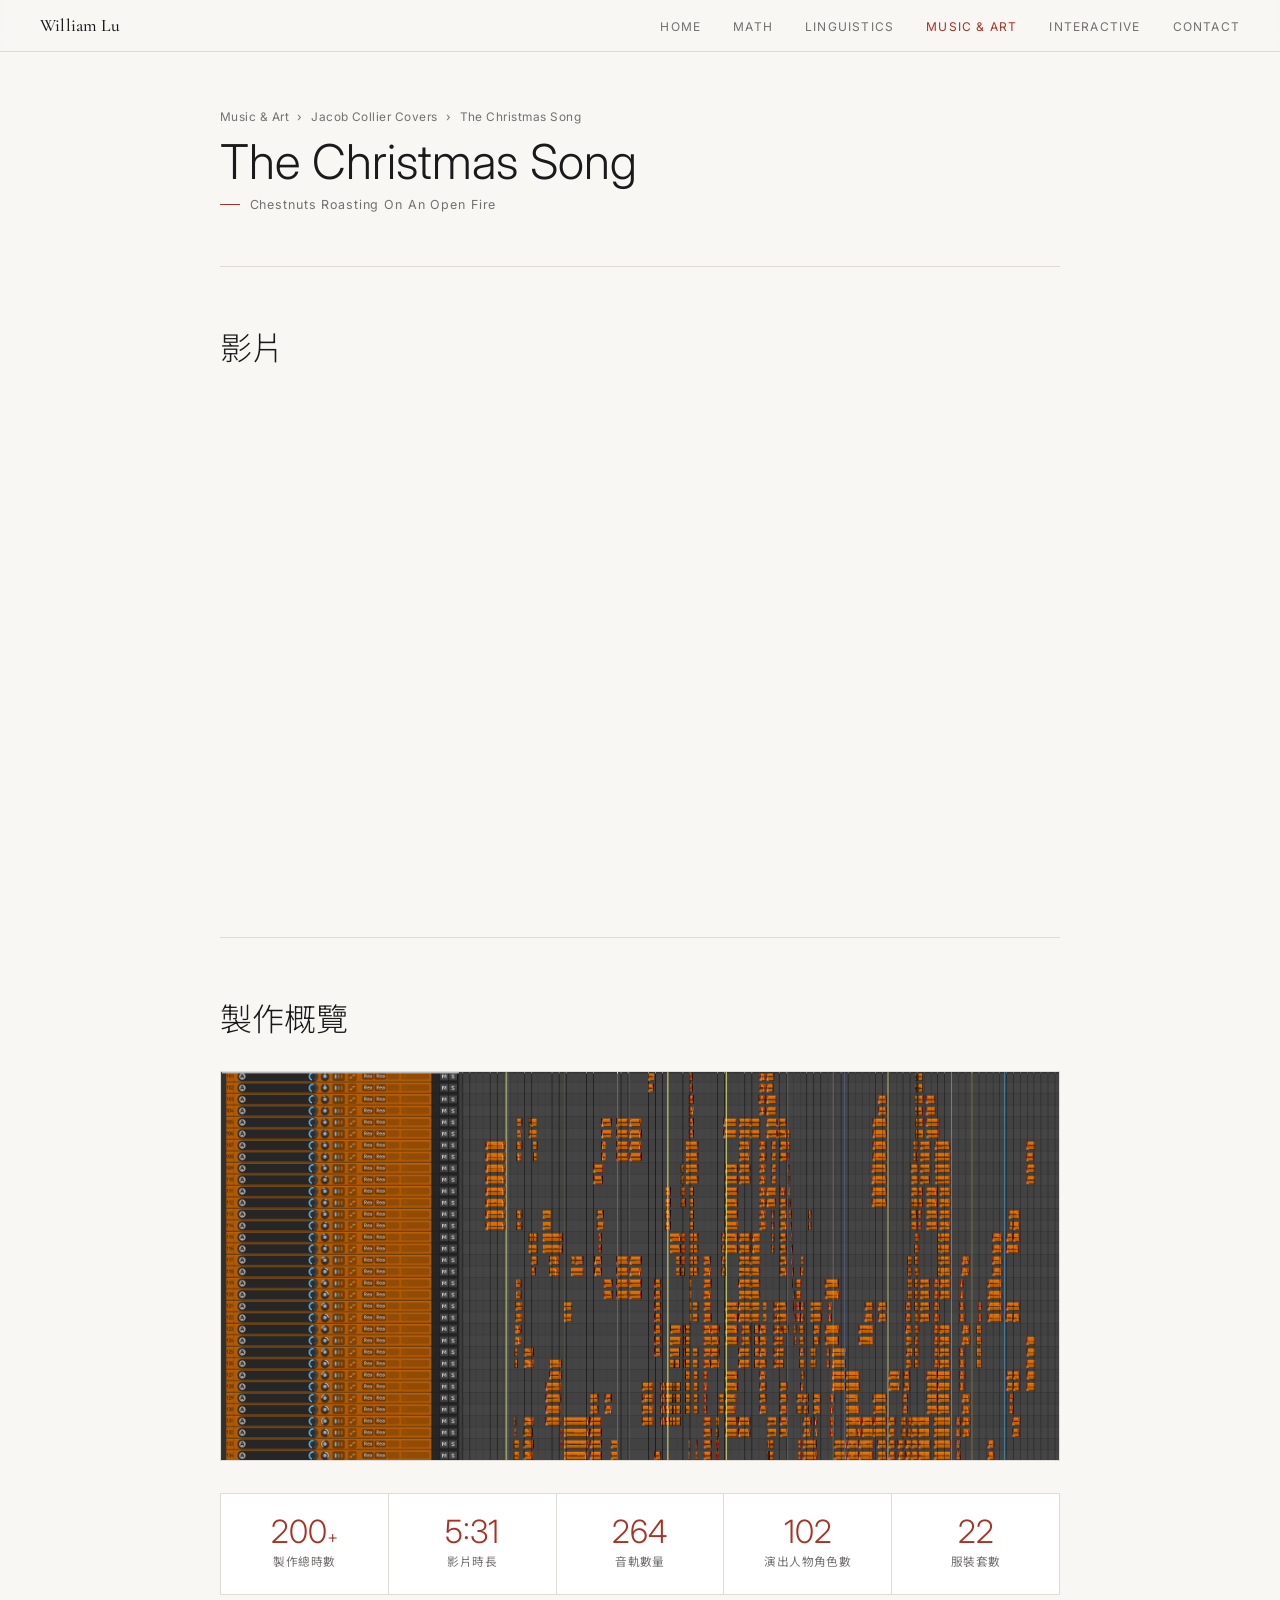
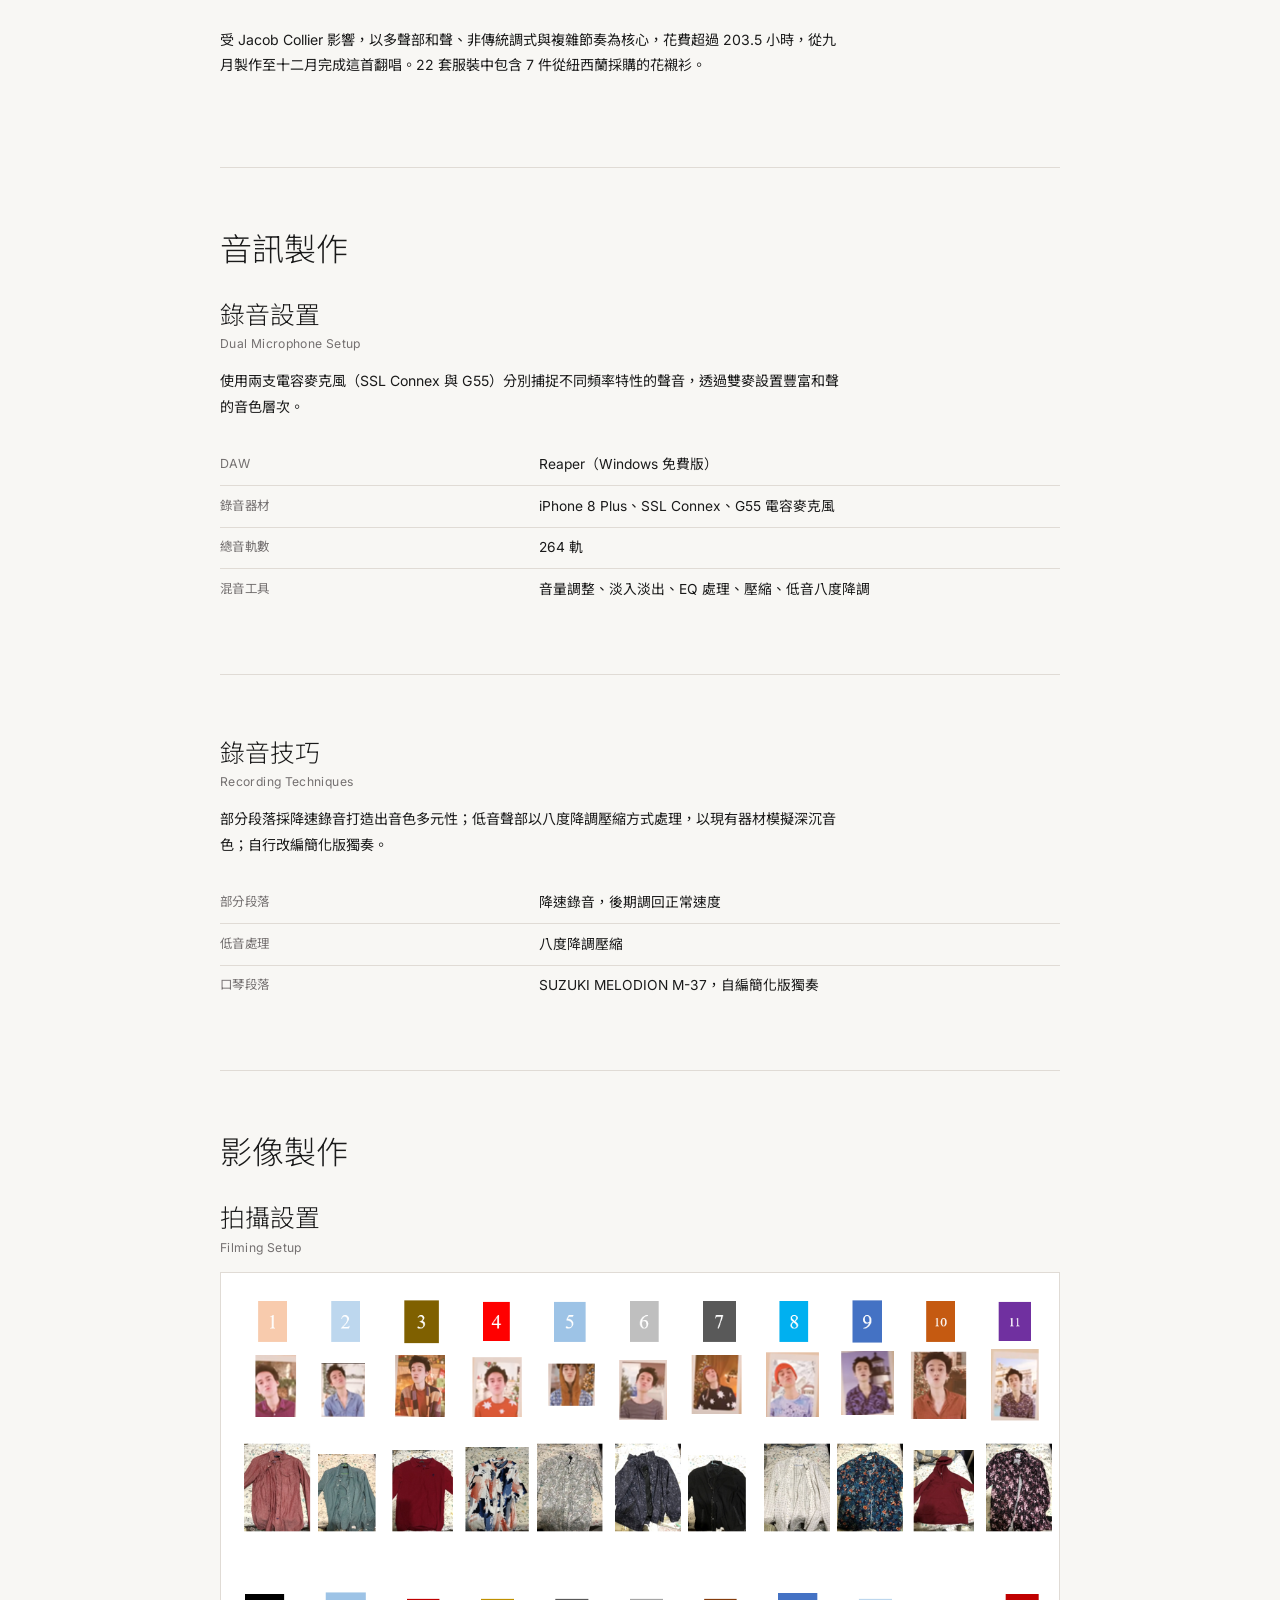
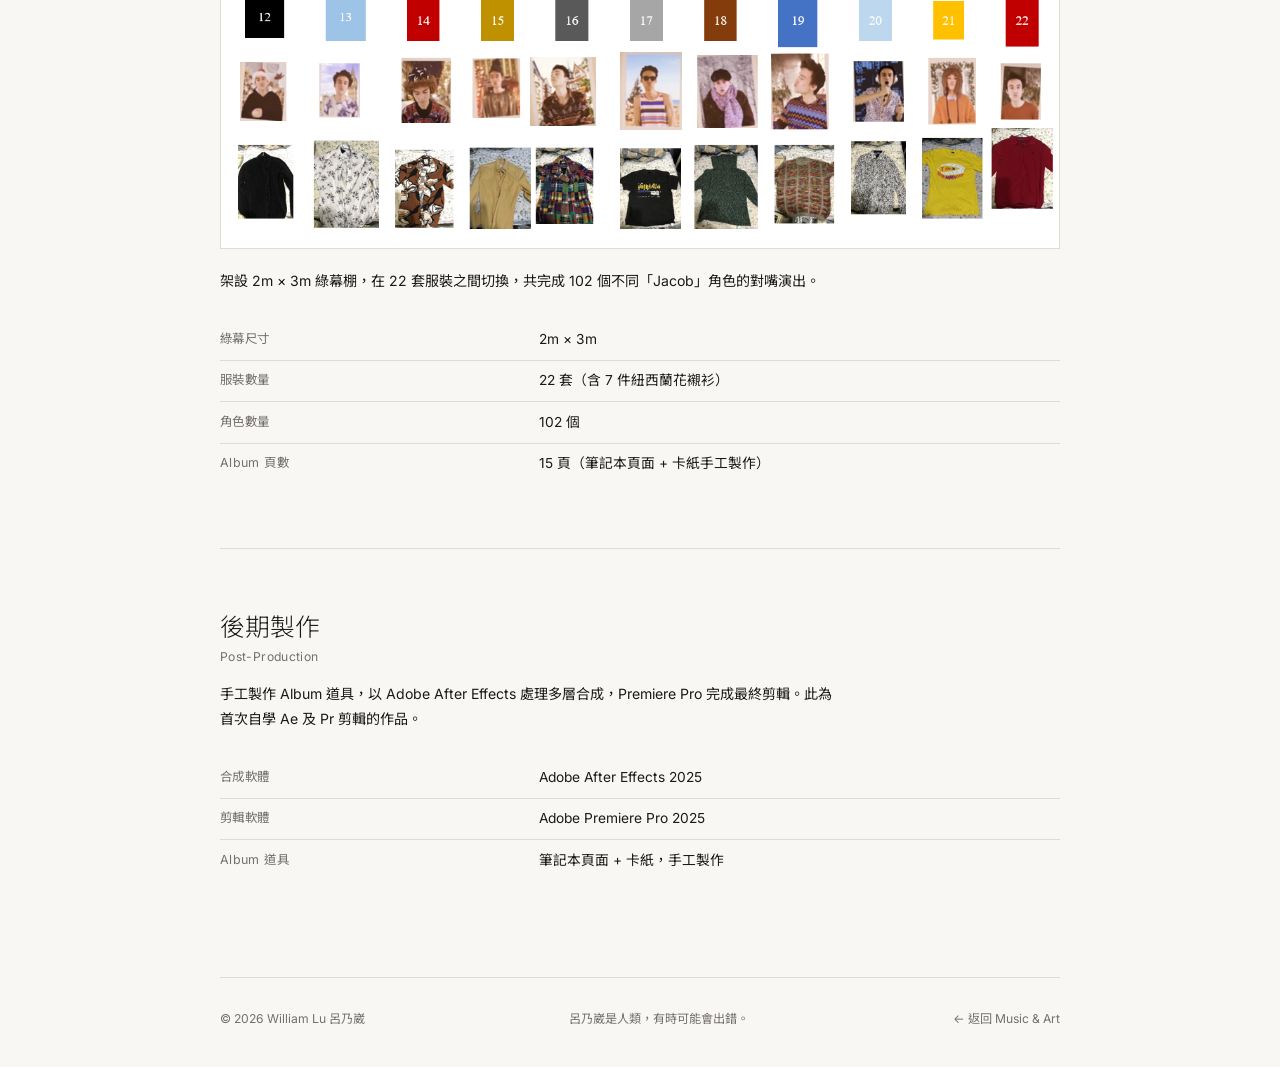
<file: christmas-song.html>
<!DOCTYPE html>
<html lang="zh-TW">
<head>
  <meta charset="UTF-8">
  <meta name="viewport" content="width=device-width, initial-scale=1.0">
  <title>The Christmas Song · William Lu 呂乃崴</title>
  <meta name="description" content="呂乃崴翻唱 The Christmas Song 的製作紀錄：受 Jacob Collier 影響的多聲部編曲，超過 200 小時、264 軌錄音、102 個對嘴角色、22 套服裝，從錄音混音到 After Effects 與 Premiere Pro 後期的完整流程。">
  <meta name="author" content="William Lu 呂乃崴">
  <link rel="canonical" href="https://williamlu1218and0630.github.io/christmas-song.html">
  <link rel="icon" type="image/png" href="assets/photos/web_photo.png">

  <meta property="og:type" content="article">
  <meta property="og:site_name" content="William Lu 呂乃崴">
  <meta property="og:title" content="The Christmas Song 製作紀錄 · William Lu 呂乃崴">
  <meta property="og:description" content="200+ 小時、264 軌、102 個角色、22 套服裝的多聲部翻唱製作紀錄。">
  <meta property="og:url" content="https://williamlu1218and0630.github.io/christmas-song.html">
  <meta property="og:image" content="https://williamlu1218and0630.github.io/assets/photos/web_photo.png">
  <meta name="twitter:card" content="summary_large_image">

  <script type="application/ld+json">
  {
    "@context": "https://schema.org",
    "@type": "VideoObject",
    "name": "The Christmas Song — Jacob Collier-style multitrack cover",
    "description": "呂乃崴翻唱 The Christmas Song 的製作紀錄：264 軌錄音、102 個對嘴角色、22 套服裝，含 After Effects 與 Premiere Pro 後期。",
    "thumbnailUrl": "https://i.ytimg.com/vi/pDjovKH0zxc/maxresdefault.jpg",
    "uploadDate": "2025-12",
    "contentUrl": "https://youtu.be/pDjovKH0zxc",
    "embedUrl": "https://www.youtube.com/embed/pDjovKH0zxc",
    "author": {
      "@type": "Person",
      "name": "William Lu",
      "alternateName": "呂乃崴",
      "url": "https://williamlu1218and0630.github.io/"
    },
    "isPartOf": {
      "@type": "CollectionPage",
      "name": "音樂與藝術創作 — William Lu 呂乃崴",
      "url": "https://williamlu1218and0630.github.io/music.html"
    }
  }
  </script>

  <link rel="stylesheet" href="styles.css">
</head>
<body>

  <nav>
    <a href="index.html" class="nav-logo">William Lu</a>
    <ul class="nav-links">
      <li><a href="index.html">Home</a></li>
      <li class="has-dropdown">
        <a href="math.html">Math</a>
        <ul class="dropdown">
          <li><a href="math.html#research">研究</a></li>
          <li><a href="math.html#awards">獎狀</a></li>
        </ul>
      </li>
      <li class="has-dropdown">
        <a href="linguistics.html">Linguistics</a>
        <ul class="dropdown">
          <li><a href="linguistics.html#research">研究</a></li>
          <li><a href="linguistics.html#awards">獎狀</a></li>
        </ul>
      </li>
      <li class="has-dropdown">
        <a href="music.html" class="active">Music & Art</a>
        <ul class="dropdown">
          <li><a href="music.html#music">音樂</a></li>
          <li><a href="music.html#art">藝術</a></li>
        </ul>
      </li>
      <li class="has-dropdown">
        <a href="interactive.html">Interactive</a>
        <ul class="dropdown">
          <li><a href="silhouette.html">Silhouette</a></li>
          <li><a href="voicing.html">Jacob Voicing</a></li>
          <li><a href="numerals.html">Numeral Explorer</a></li>
          <li><a href="world-numerals/">World Numerals</a></li>
        </ul>
      </li>
      <li><a href="index.html#contact">Contact</a></li>
    </ul>
  </nav>

  <main>

    <section class="page-hero">
      <p class="breadcrumb">
        <a href="music.html">Music & Art</a>
        <span>›</span>
        <a href="music.html">Jacob Collier Covers</a>
        <span>›</span>
        The Christmas Song
      </p>
      <h1>The Christmas Song</h1>
      <p class="hero-sub">Chestnuts Roasting On An Open Fire</p>
    </section>

    <!-- VIDEO -->
    <section>
      <h2 class="section-title">影片</h2>
      <div class="yt-embed">
        <iframe src="https://www.youtube.com/embed/pDjovKH0zxc" title="The Christmas Song Cover" allowfullscreen loading="lazy"></iframe>
      </div>
    </section>

    <!-- OVERVIEW -->
    <section>
      <h2 class="section-title">製作概覽</h2>
      <img src="assets/art/the_christmas_song/Reaper橘.png" alt="Reaper 製作截圖" style="width:100%;display:block;margin-bottom:2rem;border:1px solid var(--border);">

      <div class="stat-grid">
        <div class="stat-item">
          <div class="stat-num">200<span style="font-size:1.1rem">+</span></div>
          <div class="stat-label">製作總時數</div>
        </div>
        <div class="stat-item">
          <div class="stat-num">5:31</div>
          <div class="stat-label">影片時長</div>
        </div>
        <div class="stat-item">
          <div class="stat-num">264</div>
          <div class="stat-label">音軌數量</div>
        </div>
        <div class="stat-item">
          <div class="stat-num">102</div>
          <div class="stat-label">演出人物角色數</div>
        </div>
        <div class="stat-item">
          <div class="stat-num">22</div>
          <div class="stat-label">服裝套數</div>
        </div>
      </div>

      <div class="research-desc">
        <p>受 Jacob Collier 影響，以多聲部和聲、非傳統調式與複雜節奏為核心，花費超過 203.5 小時，從九月製作至十二月完成這首翻唱。22 套服裝中包含 7 件從紐西蘭採購的花襯衫。</p>
      </div>
    </section>

    <!-- AUDIO -->
    <section>
      <h2 class="section-title">音訊製作</h2>

      <div class="research-block">
        <h3 class="research-title">錄音設置</h3>
        <p class="research-meta">Dual Microphone Setup</p>
        <div class="research-desc">
          <p>使用兩支電容麥克風（SSL Connex 與 G55）分別捕捉不同頻率特性的聲音，透過雙麥設置豐富和聲的音色層次。</p>
        </div>
        <table class="detail-table">
          <tr><td>DAW</td><td>Reaper（Windows 免費版）</td></tr>
          <tr><td>錄音器材</td><td>iPhone 8 Plus、SSL Connex、G55 電容麥克風</td></tr>
          <tr><td>總音軌數</td><td>264 軌</td></tr>
          <tr><td>混音工具</td><td>音量調整、淡入淡出、EQ 處理、壓縮、低音八度降調</td></tr>
        </table>
      </div>

      <div class="research-block">
        <h3 class="research-title">錄音技巧</h3>
        <p class="research-meta">Recording Techniques</p>
        <div class="research-desc">
          <p>部分段落採降速錄音打造出音色多元性；低音聲部以八度降調壓縮方式處理，以現有器材模擬深沉音色；自行改編簡化版獨奏。</p>
        </div>
        <table class="detail-table">
          <tr><td>部分段落</td><td>降速錄音，後期調回正常速度</td></tr>
          <tr><td>低音處理</td><td>八度降調壓縮</td></tr>
          <tr><td>口琴段落</td><td>SUZUKI MELODION M-37，自編簡化版獨奏</td></tr>
        </table>
      </div>
    </section>

    <!-- VIDEO PRODUCTION -->
    <section>
      <h2 class="section-title">影像製作</h2>

      <div class="research-block">
        <h3 class="research-title">拍攝設置</h3>
        <p class="research-meta">Filming Setup</p>
        <img src="assets/art/the_christmas_song/服裝.png" alt="拍攝服裝" style="width:100%;display:block;margin:0.8rem 0 1.2rem;border:1px solid var(--border);">
        <div class="research-desc">
          <p>架設 2m × 3m 綠幕棚，在 22 套服裝之間切換，共完成 102 個不同「Jacob」角色的對嘴演出。</p>
        </div>
        <table class="detail-table">
          <tr><td>綠幕尺寸</td><td>2m × 3m</td></tr>
          <tr><td>服裝數量</td><td>22 套（含 7 件紐西蘭花襯衫）</td></tr>
          <tr><td>角色數量</td><td>102 個</td></tr>
          <tr><td>Album 頁數</td><td>15 頁（筆記本頁面 + 卡紙手工製作）</td></tr>
        </table>
      </div>

      <div class="research-block">
        <h3 class="research-title">後期製作</h3>
        <p class="research-meta">Post-Production</p>
        <div class="research-desc">
          <p>手工製作 Album 道具，以 Adobe After Effects 處理多層合成，Premiere Pro 完成最終剪輯。此為首次自學 Ae 及 Pr 剪輯的作品。</p>
        </div>
        <table class="detail-table">
          <tr><td>合成軟體</td><td>Adobe After Effects 2025</td></tr>
          <tr><td>剪輯軟體</td><td>Adobe Premiere Pro 2025</td></tr>
          <tr><td>Album 道具</td><td>筆記本頁面 + 卡紙，手工製作</td></tr>
        </table>
      </div>
    </section>
    
    <footer>
      <p>© 2026 William Lu 呂乃崴</p>
      <p>呂乃崴是人類，有時可能會出錯。</p>
      <p><a href="music.html" style="color:var(--text-muted);text-decoration:none;">← 返回 Music & Art</a></p>
    </footer>
  </main>

</body>
</html>
</file>
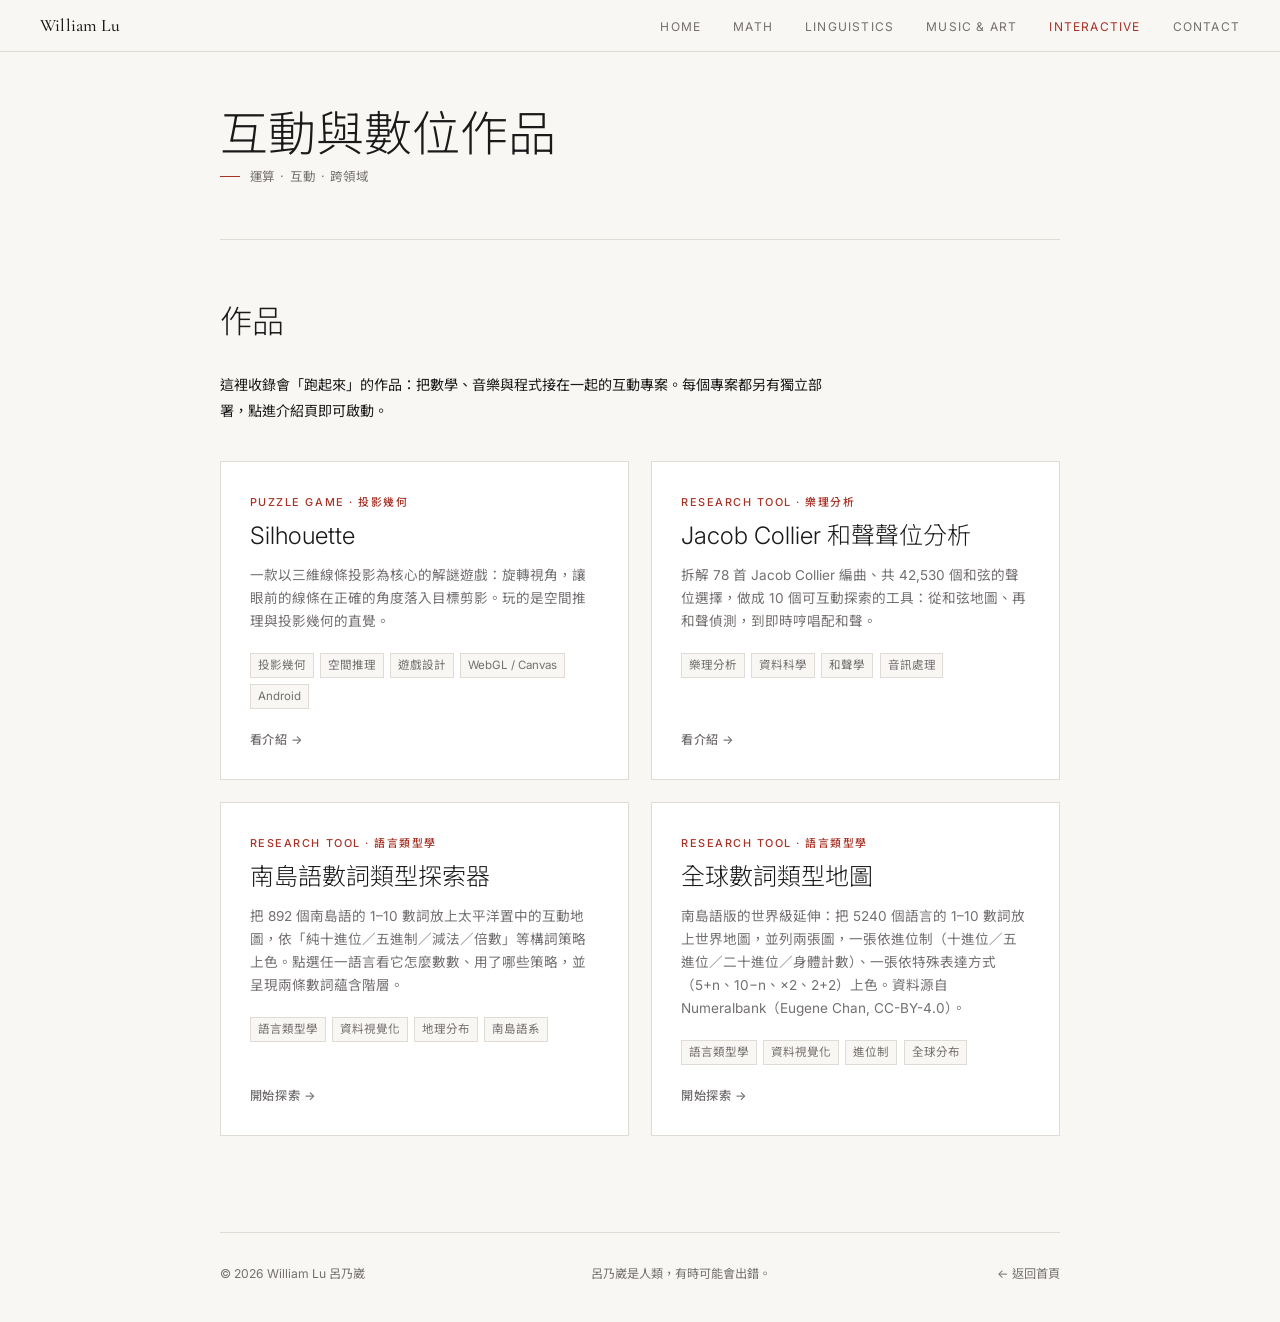
<file: interactive.html>
<!DOCTYPE html>
<html lang="zh-TW">
<head>
  <meta charset="UTF-8">
  <meta name="viewport" content="width=device-width, initial-scale=1.0">
  <title>互動與數位作品 · William Lu 呂乃崴</title>
  <meta name="description" content="呂乃崴的互動與數位作品：Silhouette 三維線條投影解謎遊戲、Jacob Collier 和聲聲位分析工具集。結合數學、音樂與程式的跨領域創作。">
  <meta name="author" content="William Lu 呂乃崴">
  <link rel="canonical" href="https://williamlu1218and0630.github.io/interactive.html">
  <link rel="icon" type="image/png" href="assets/photos/web_photo.png">

  <meta property="og:type" content="website">
  <meta property="og:site_name" content="William Lu 呂乃崴">
  <meta property="og:title" content="互動與數位作品 · William Lu 呂乃崴">
  <meta property="og:description" content="Silhouette 投影幾何解謎遊戲、Jacob Collier 和聲聲位分析工具集。">
  <meta property="og:url" content="https://williamlu1218and0630.github.io/interactive.html">
  <meta property="og:image" content="https://williamlu1218and0630.github.io/assets/photos/web_photo.png">
  <meta name="twitter:card" content="summary_large_image">

  <script type="application/ld+json">
  {
    "@context": "https://schema.org",
    "@type": "CollectionPage",
    "name": "互動與數位作品 — William Lu 呂乃崴",
    "url": "https://williamlu1218and0630.github.io/interactive.html",
    "isPartOf": {
      "@type": "WebSite",
      "name": "William Lu 呂乃崴",
      "url": "https://williamlu1218and0630.github.io/"
    },
    "author": {
      "@type": "Person",
      "name": "William Lu",
      "alternateName": "呂乃崴",
      "url": "https://williamlu1218and0630.github.io/"
    },
    "about": [
      "Interactive Media",
      "Creative Coding",
      "Game Design",
      "Computational Music Analysis"
    ],
    "hasPart": [
      {
        "@type": "VideoGame",
        "name": "Silhouette",
        "url": "https://playsilhouette.pages.dev/",
        "author": {"@type": "Person", "name": "William Lu"}
      },
      {
        "@type": "WebApplication",
        "name": "Jacob Collier Voicing Analysis",
        "url": "https://jacob-collier-voicing.vercel.app/",
        "author": {"@type": "Person", "name": "William Lu"}
      },
      {
        "@type": "WebApplication",
        "name": "Austronesian Numeral Typology Explorer",
        "url": "https://williamlu1218and0630.github.io/numerals.html",
        "author": {"@type": "Person", "name": "William Lu"}
      },
      {
        "@type": "WebApplication",
        "name": "World Numerals: Global 1–10 Typology Maps",
        "url": "https://williamlu1218and0630.github.io/world-numerals/",
        "author": {"@type": "Person", "name": "William Lu"}
      }
    ]
  }
  </script>

  <link rel="stylesheet" href="styles.css">
</head>
<body>

  <nav>
    <a href="index.html" class="nav-logo">William Lu</a>
    <ul class="nav-links">
      <li><a href="index.html">Home</a></li>
      <li class="has-dropdown">
        <a href="math.html">Math</a>
        <ul class="dropdown">
          <li><a href="math.html#research">研究</a></li>
          <li><a href="math.html#awards">獎狀</a></li>
        </ul>
      </li>
      <li class="has-dropdown">
        <a href="linguistics.html">Linguistics</a>
        <ul class="dropdown">
          <li><a href="linguistics.html#research">研究</a></li>
          <li><a href="linguistics.html#awards">獎狀</a></li>
        </ul>
      </li>
      <li class="has-dropdown">
        <a href="music.html">Music & Art</a>
        <ul class="dropdown">
          <li><a href="music.html#music">音樂</a></li>
          <li><a href="music.html#art">藝術</a></li>
        </ul>
      </li>
      <li class="has-dropdown">
        <a href="interactive.html" class="active">Interactive</a>
        <ul class="dropdown">
          <li><a href="silhouette.html">Silhouette</a></li>
          <li><a href="voicing.html">Jacob Voicing</a></li>
          <li><a href="numerals.html">Numeral Explorer</a></li>
          <li><a href="world-numerals/">World Numerals</a></li>
        </ul>
      </li>
      <li><a href="index.html#contact">Contact</a></li>
    </ul>
  </nav>

  <main>

    <section class="page-hero">
      <h1>互動與數位作品</h1>
      <p class="hero-sub">運算 · 互動 · 跨領域</p>
    </section>

    <section>
      <h2 class="section-title">作品</h2>

      <div class="research-desc" style="margin-bottom:2.4rem;">
        <p>這裡收錄會「跑起來」的作品：把數學、音樂與程式接在一起的互動專案。每個專案都另有獨立部署，點進介紹頁即可啟動。</p>
      </div>

      <div class="project-grid">

        <a href="silhouette.html" class="project-card">
          <p class="project-label">Puzzle Game · 投影幾何</p>
          <h3>Silhouette</h3>
          <p class="project-desc">一款以三維線條投影為核心的解謎遊戲：旋轉視角，讓眼前的線條在正確的角度落入目標剪影。玩的是空間推理與投影幾何的直覺。</p>
          <div class="project-tags">
            <span class="project-tag">投影幾何</span>
            <span class="project-tag">空間推理</span>
            <span class="project-tag">遊戲設計</span>
            <span class="project-tag">WebGL / Canvas</span>
            <span class="project-tag">Android</span>
          </div>
          <span class="project-arrow">看介紹 →</span>
        </a>

        <a href="voicing.html" class="project-card">
          <p class="project-label">Research Tool · 樂理分析</p>
          <h3>Jacob Collier 和聲聲位分析</h3>
          <p class="project-desc">拆解 78 首 Jacob Collier 編曲、共 42,530 個和弦的聲位選擇，做成 10 個可互動探索的工具：從和弦地圖、再和聲偵測，到即時哼唱配和聲。</p>
          <div class="project-tags">
            <span class="project-tag">樂理分析</span>
            <span class="project-tag">資料科學</span>
            <span class="project-tag">和聲學</span>
            <span class="project-tag">音訊處理</span>
          </div>
          <span class="project-arrow">看介紹 →</span>
        </a>

        <a href="numerals.html" class="project-card">
          <p class="project-label">Research Tool · 語言類型學</p>
          <h3>南島語數詞類型探索器</h3>
          <p class="project-desc">把 892 個南島語的 1–10 數詞放上太平洋置中的互動地圖，依「純十進位／五進制／減法／倍數」等構詞策略上色。點選任一語言看它怎麼數數、用了哪些策略，並呈現兩條數詞蘊含階層。</p>
          <div class="project-tags">
            <span class="project-tag">語言類型學</span>
            <span class="project-tag">資料視覺化</span>
            <span class="project-tag">地理分布</span>
            <span class="project-tag">南島語系</span>
          </div>
          <span class="project-arrow">開始探索 →</span>
        </a>

        <a href="world-numerals/" class="project-card">
          <p class="project-label">Research Tool · 語言類型學</p>
          <h3>全球數詞類型地圖</h3>
          <p class="project-desc">南島語版的世界級延伸：把 5240 個語言的 1–10 數詞放上世界地圖，並列兩張圖，一張依進位制（十進位／五進位／二十進位／身體計數）、一張依特殊表達方式（5+n、10−n、×2、2+2）上色。資料源自 Numeralbank（Eugene Chan, CC-BY-4.0）。</p>
          <div class="project-tags">
            <span class="project-tag">語言類型學</span>
            <span class="project-tag">資料視覺化</span>
            <span class="project-tag">進位制</span>
            <span class="project-tag">全球分布</span>
          </div>
          <span class="project-arrow">開始探索 →</span>
        </a>

      </div>
    </section>

    <footer>
      <p>© 2026 William Lu 呂乃崴</p>
      <p>呂乃崴是人類，有時可能會出錯。</p>
      <p><a href="index.html" style="color:inherit;text-decoration:none;">← 返回首頁</a></p>
    </footer>

  </main>

</body>
</html>
</file>
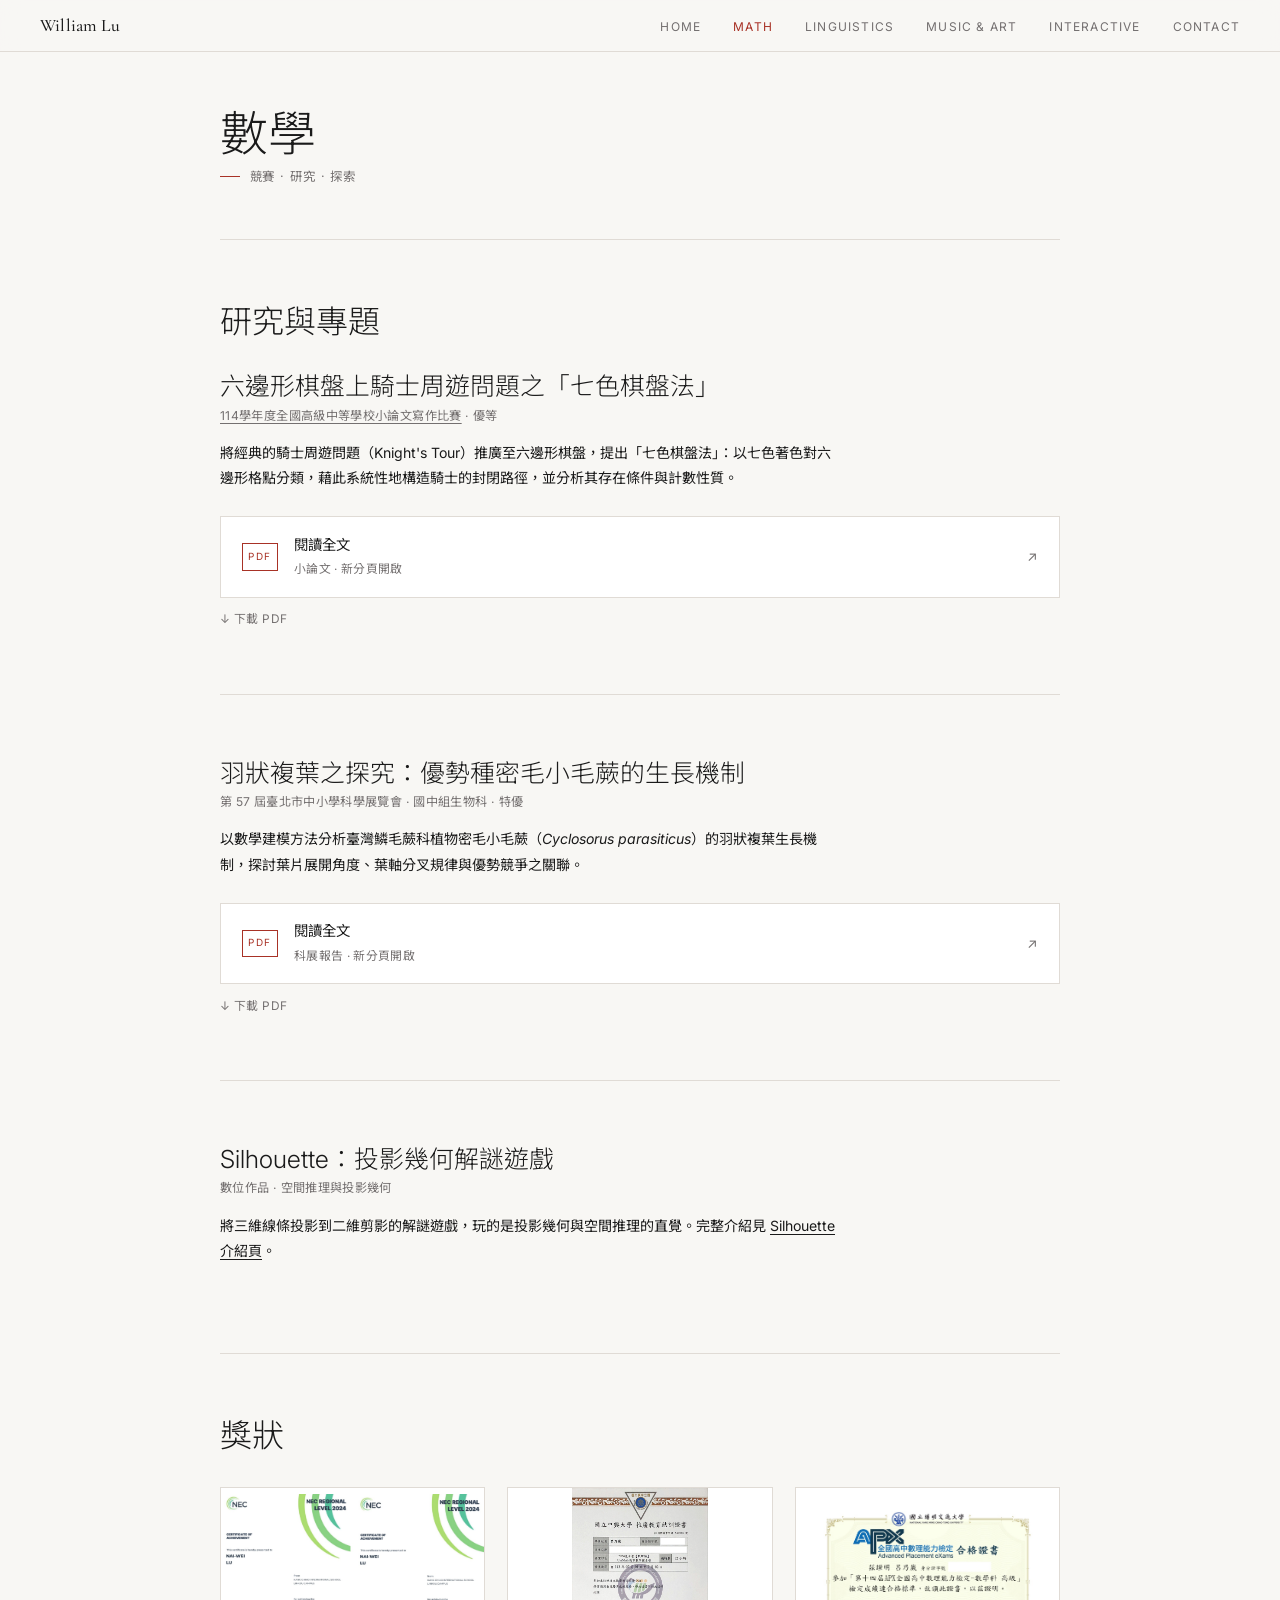
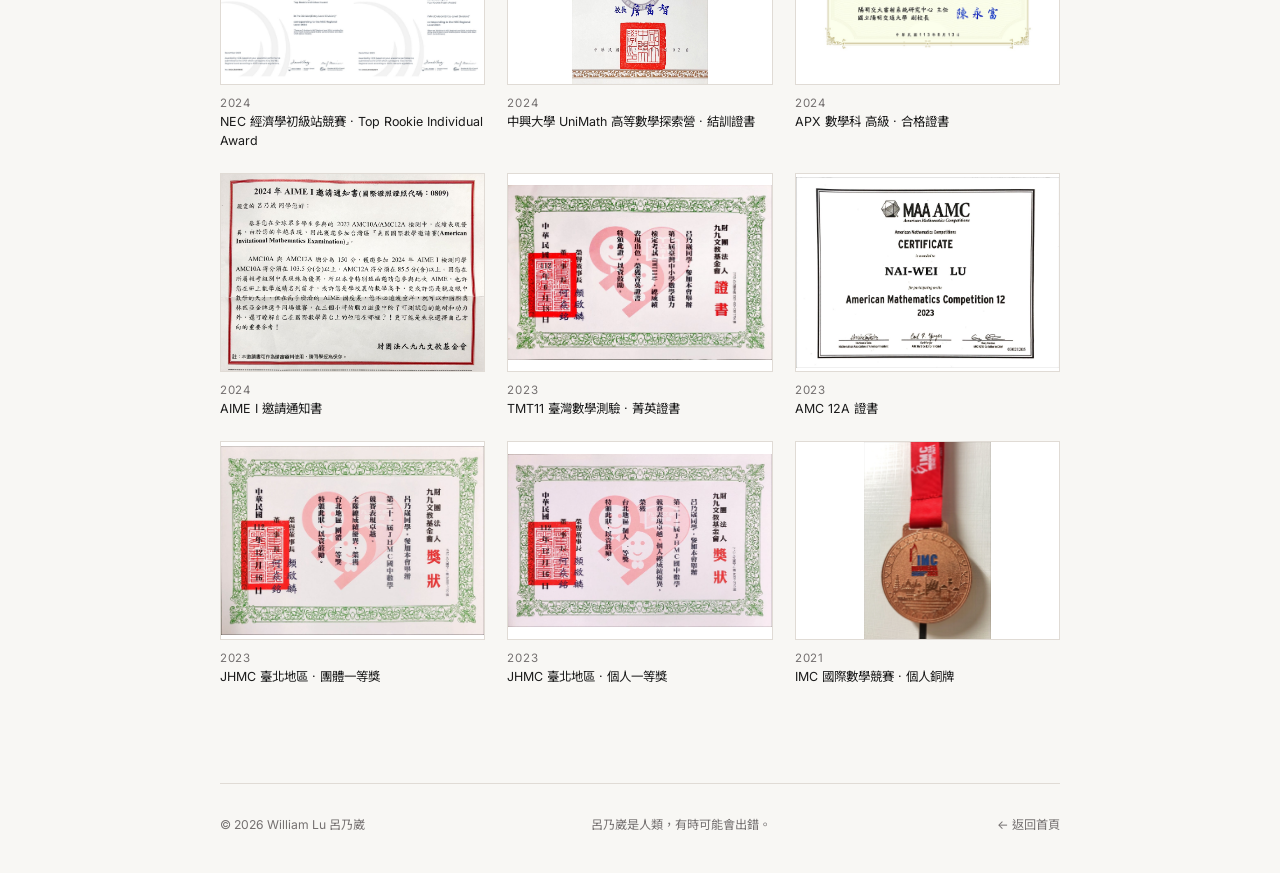
<file: math.html>
<!DOCTYPE html>
<html lang="zh-TW">
<head>
  <meta charset="UTF-8">
  <meta name="viewport" content="width=device-width, initial-scale=1.0">
  <title>數學研究與競賽 · William Lu 呂乃崴</title>
  <meta name="description" content="呂乃崴的數學研究與競賽紀錄：六邊形棋盤騎士周遊問題「七色棋盤法」、羽狀複葉生長機制數學建模、IMC/AMC/JHMC 競賽成績。">
  <meta name="author" content="William Lu 呂乃崴">
  <link rel="canonical" href="https://williamlu1218and0630.github.io/math.html">
  <link rel="icon" type="image/png" href="assets/photos/web_photo.png">

  <meta property="og:type" content="article">
  <meta property="og:site_name" content="William Lu 呂乃崴">
  <meta property="og:title" content="數學研究與競賽 · William Lu 呂乃崴">
  <meta property="og:description" content="騎士周遊七色棋盤法、生長機制建模、競賽紀錄。">
  <meta property="og:url" content="https://williamlu1218and0630.github.io/math.html">
  <meta property="og:image" content="https://williamlu1218and0630.github.io/assets/photos/web_photo.png">
  <meta name="twitter:card" content="summary_large_image">

  <script type="application/ld+json">
  {
    "@context": "https://schema.org",
    "@type": "CollectionPage",
    "name": "數學研究與競賽 — William Lu 呂乃崴",
    "url": "https://williamlu1218and0630.github.io/math.html",
    "isPartOf": {
      "@type": "WebSite",
      "name": "William Lu 呂乃崴",
      "url": "https://williamlu1218and0630.github.io/"
    },
    "author": {
      "@type": "Person",
      "name": "William Lu",
      "alternateName": "呂乃崴",
      "url": "https://williamlu1218and0630.github.io/"
    },
    "about": [
      "Combinatorics",
      "Knight's Tour Problem",
      "Hexagonal Board",
      "Mathematical Biology",
      "Mathematics Competitions"
    ],
    "hasPart": [
      {
        "@type": "ScholarlyArticle",
        "name": "六邊形棋盤上騎士周遊問題之「七色棋盤法」",
        "url": "https://williamlu1218and0630.github.io/assets/math/%E5%85%AD%E9%82%8A%E5%BD%A2%E6%A3%8B%E7%9B%A4%E4%B8%8A%E9%A8%8E%E5%A3%AB%E5%91%A8%E9%81%8A%E5%95%8F%E9%A1%8C%E4%B9%8B%E3%80%8C%E4%B8%83%E8%89%B2%E6%A3%8B%E7%9B%A4%E6%B3%95%E3%80%8D.pdf",
        "author": {"@type": "Person", "name": "William Lu"}
      },
      {
        "@type": "ScholarlyArticle",
        "name": "羽狀複葉之探究：優勢種密毛小毛蕨的生長機制",
        "url": "https://williamlu1218and0630.github.io/assets/math/%E7%BE%BD%E7%8B%80%E8%A4%87%E8%91%89%E4%B9%8B%E6%8E%A2%E7%A9%B6%EF%BC%9A%E5%84%AA%E5%8B%A2%E7%A8%AE%E5%AF%86%E6%AF%9B%E5%B0%8F%E6%AF%9B%E8%9D%B6%E7%9A%84%E7%94%9F%E9%95%B7%E6%A9%9F%E5%88%B6.pdf",
        "author": {"@type": "Person", "name": "William Lu"}
      }
    ]
  }
  </script>

  <link rel="stylesheet" href="styles.css">
</head>
<body>

  <nav>
    <a href="index.html" class="nav-logo">William Lu</a>
    <ul class="nav-links">
      <li><a href="index.html">Home</a></li>
      <li class="has-dropdown">
        <a href="math.html" class="active">Math</a>
        <ul class="dropdown">
          <li><a href="math.html#research">研究</a></li>
          <li><a href="math.html#awards">獎狀</a></li>
        </ul>
      </li>
      <li class="has-dropdown">
        <a href="linguistics.html">Linguistics</a>
        <ul class="dropdown">
          <li><a href="linguistics.html#research">研究</a></li>
          <li><a href="linguistics.html#awards">獎狀</a></li>
        </ul>
      </li>
      <li class="has-dropdown">
        <a href="music.html">Music & Art</a>
        <ul class="dropdown">
          <li><a href="music.html#music">音樂</a></li>
          <li><a href="music.html#art">藝術</a></li>
        </ul>
      </li>
      <li class="has-dropdown">
        <a href="interactive.html">Interactive</a>
        <ul class="dropdown">
          <li><a href="silhouette.html">Silhouette</a></li>
          <li><a href="voicing.html">Jacob Voicing</a></li>
          <li><a href="numerals.html">Numeral Explorer</a></li>
          <li><a href="world-numerals/">World Numerals</a></li>
        </ul>
      </li>
      <li><a href="index.html#contact">Contact</a></li>
    </ul>
  </nav>

  <main>

    <section class="page-hero">
      <h1>數學</h1>
      <p class="hero-sub">競賽 · 研究 · 探索</p>
    </section>

    <section id="research">
      <h2 class="section-title">研究與專題</h2>

      <!-- Paper 1 -->
      <div class="research-block">
        <h3 class="research-title">六邊形棋盤上騎士周遊問題之「七色棋盤法」</h3>
        <p class="research-meta"><a href="https://www.shs.edu.tw/Customer/Information/EssayIndex" target="_blank" rel="noopener">114學年度全國高級中等學校小論文寫作比賽</a> · 優等</p>
        <div class="research-desc">
          <p>將經典的騎士周遊問題（Knight's Tour）推廣至六邊形棋盤，提出「七色棋盤法」：以七色著色對六邊形格點分類，藉此系統性地構造騎士的封閉路徑，並分析其存在條件與計數性質。</p>
        </div>
        <a class="doc-card" href="assets/math/六邊形棋盤上騎士周遊問題之「七色棋盤法」.pdf" target="_blank" rel="noopener">
          <span class="doc-ico">PDF</span>
          <span class="doc-info"><span class="doc-t">閱讀全文</span><span class="doc-m">小論文 · 新分頁開啟</span></span>
          <span class="doc-arrow">↗</span>
        </a>
        <p class="doc-actions"><a href="assets/math/六邊形棋盤上騎士周遊問題之「七色棋盤法」.pdf" download>↓ 下載 PDF</a></p>
      </div>

      <!-- Paper 2 -->
      <div class="research-block">
        <h3 class="research-title">羽狀複葉之探究：優勢種密毛小毛蕨的生長機制</h3>
        <p class="research-meta">第 57 屆臺北市中小學科學展覽會 · 國中組生物科 · 特優</p>
        <div class="research-desc">
          <p>以數學建模方法分析臺灣鱗毛蕨科植物密毛小毛蕨（<em>Cyclosorus parasiticus</em>）的羽狀複葉生長機制，探討葉片展開角度、葉軸分叉規律與優勢競爭之關聯。</p>
        </div>
        <a class="doc-card" href="assets/math/羽狀複葉之探究：優勢種密毛小毛蕨的生長機制.pdf" target="_blank" rel="noopener">
          <span class="doc-ico">PDF</span>
          <span class="doc-info"><span class="doc-t">閱讀全文</span><span class="doc-m">科展報告 · 新分頁開啟</span></span>
          <span class="doc-arrow">↗</span>
        </a>
        <p class="doc-actions"><a href="assets/math/羽狀複葉之探究：優勢種密毛小毛蕨的生長機制.pdf" download>↓ 下載 PDF</a></p>
      </div>

      <!-- Cross-link: Silhouette -->
      <div class="research-block">
        <h3 class="research-title">Silhouette：投影幾何解謎遊戲</h3>
        <p class="research-meta">數位作品 · 空間推理與投影幾何</p>
        <div class="research-desc">
          <p>將三維線條投影到二維剪影的解謎遊戲，玩的是投影幾何與空間推理的直覺。完整介紹見 <a href="silhouette.html">Silhouette 介紹頁</a>。</p>
        </div>
      </div>

    </section>

    <section id="awards">
      <h2 class="section-title">獎狀</h2>
      <div class="awards-grid">

        <a class="award-item" href="assets/awards/math/2024_NEC.jpg" target="_blank" rel="noopener">
          <div class="award-thumb"><img src="assets/awards/math/2024_NEC.jpg" alt="2024 NEC Top Rookie Individual Award"></div>
          <div class="award-meta">
            <span class="award-year">2024</span>
            <span class="award-name">NEC 經濟學初級站競賽 · Top Rookie Individual Award</span>
          </div>
        </a>

        <a class="award-item" href="assets/awards/math/2024_UniMath.jpg" target="_blank" rel="noopener">
          <div class="award-thumb"><img src="assets/awards/math/2024_UniMath.jpg" alt="2024 UniMath 結訓證書"></div>
          <div class="award-meta">
            <span class="award-year">2024</span>
            <span class="award-name">中興大學 UniMath 高等數學探索營 · 結訓證書</span>
          </div>
        </a>

        <a class="award-item" href="assets/awards/math/2024_APX_pass.jpg" target="_blank" rel="noopener">
          <div class="award-thumb"><img src="assets/awards/math/2024_APX_pass.jpg" alt="2024 APX 數學科 高級 合格證書"></div>
          <div class="award-meta">
            <span class="award-year">2024</span>
            <span class="award-name">APX 數學科 高級 · 合格證書</span>
          </div>
        </a>

        <a class="award-item" href="assets/awards/math/2024_AIME_invitation.png" target="_blank" rel="noopener">
          <div class="award-thumb"><img src="assets/awards/math/2024_AIME_invitation.png" alt="2024 AIME I 邀請通知書"></div>
          <div class="award-meta">
            <span class="award-year">2024</span>
            <span class="award-name">AIME I 邀請通知書</span>
          </div>
        </a>

        <a class="award-item" href="assets/awards/math/2023_TMT11.jpg" target="_blank" rel="noopener">
          <div class="award-thumb"><img src="assets/awards/math/2023_TMT11.jpg" alt="2023 TMT11 菁英證書"></div>
          <div class="award-meta">
            <span class="award-year">2023</span>
            <span class="award-name">TMT11 臺灣數學測驗 · 菁英證書</span>
          </div>
        </a>

        <a class="award-item" href="assets/awards/math/2023_AMC12.jpg" target="_blank" rel="noopener">
          <div class="award-thumb"><img src="assets/awards/math/2023_AMC12.jpg" alt="2023 AMC 12A 證書"></div>
          <div class="award-meta">
            <span class="award-year">2023</span>
            <span class="award-name">AMC 12A 證書</span>
          </div>
        </a>

        <a class="award-item" href="assets/awards/math/2023_JHMC_team.jpg" target="_blank" rel="noopener">
          <div class="award-thumb"><img src="assets/awards/math/2023_JHMC_team.jpg" alt="2023 JHMC 團體一等獎"></div>
          <div class="award-meta">
            <span class="award-year">2023</span>
            <span class="award-name">JHMC 臺北地區 · 團體一等獎</span>
          </div>
        </a>

        <a class="award-item" href="assets/awards/math/2023_JHMC_individual.jpg" target="_blank" rel="noopener">
          <div class="award-thumb"><img src="assets/awards/math/2023_JHMC_individual.jpg" alt="2023 JHMC 個人一等獎"></div>
          <div class="award-meta">
            <span class="award-year">2023</span>
            <span class="award-name">JHMC 臺北地區 · 個人一等獎</span>
          </div>
        </a>

        <a class="award-item" href="assets/awards/math/2021_IMC_bronze.jpg" target="_blank" rel="noopener">
          <div class="award-thumb"><img src="assets/awards/math/2021_IMC_bronze.jpg" alt="2021 IMC 個人銅牌"></div>
          <div class="award-meta">
            <span class="award-year">2021</span>
            <span class="award-name">IMC 國際數學競賽 · 個人銅牌</span>
          </div>
        </a>

      </div>
    </section>

    <footer>
      <p>© 2026 William Lu 呂乃崴</p>
      <p>呂乃崴是人類，有時可能會出錯。</p>
      <p><a href="index.html" style="color:inherit;text-decoration:none;">← 返回首頁</a></p>
    </footer>

  </main>

</body>
</html>
</file>
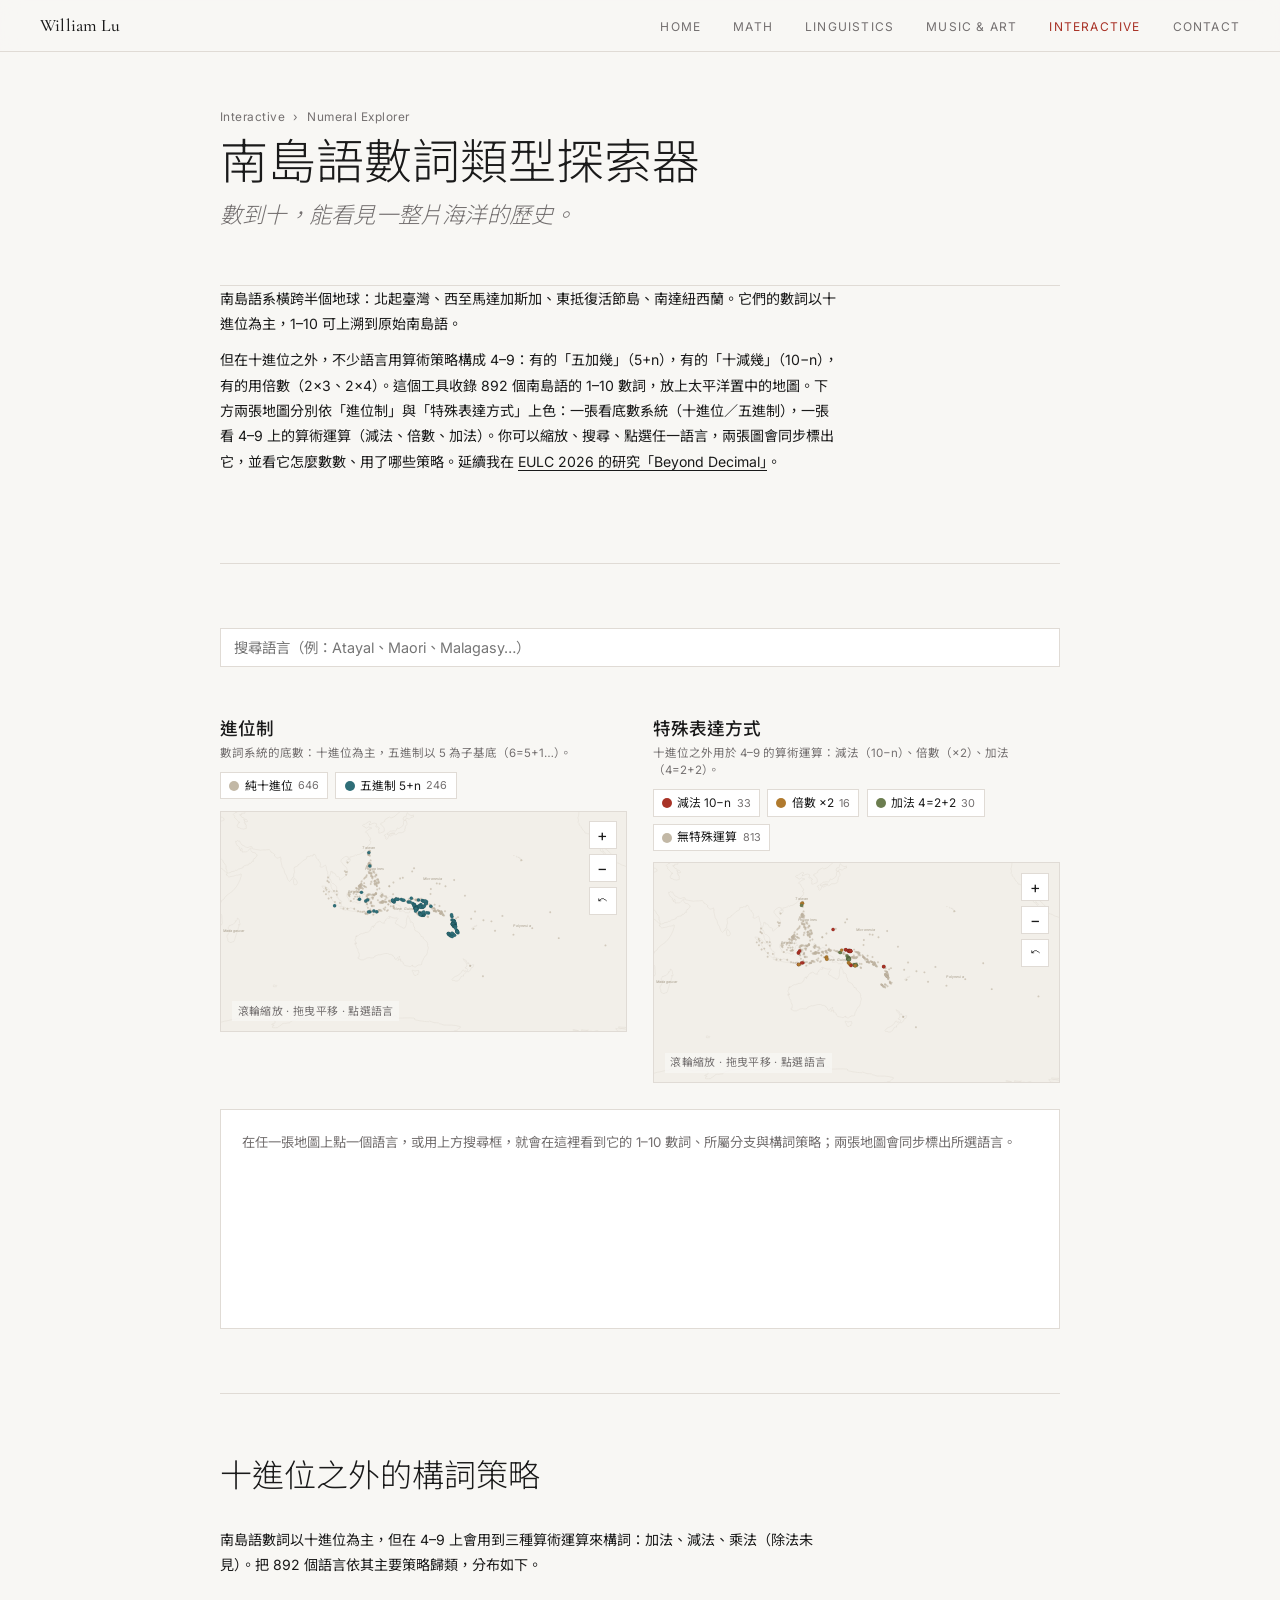
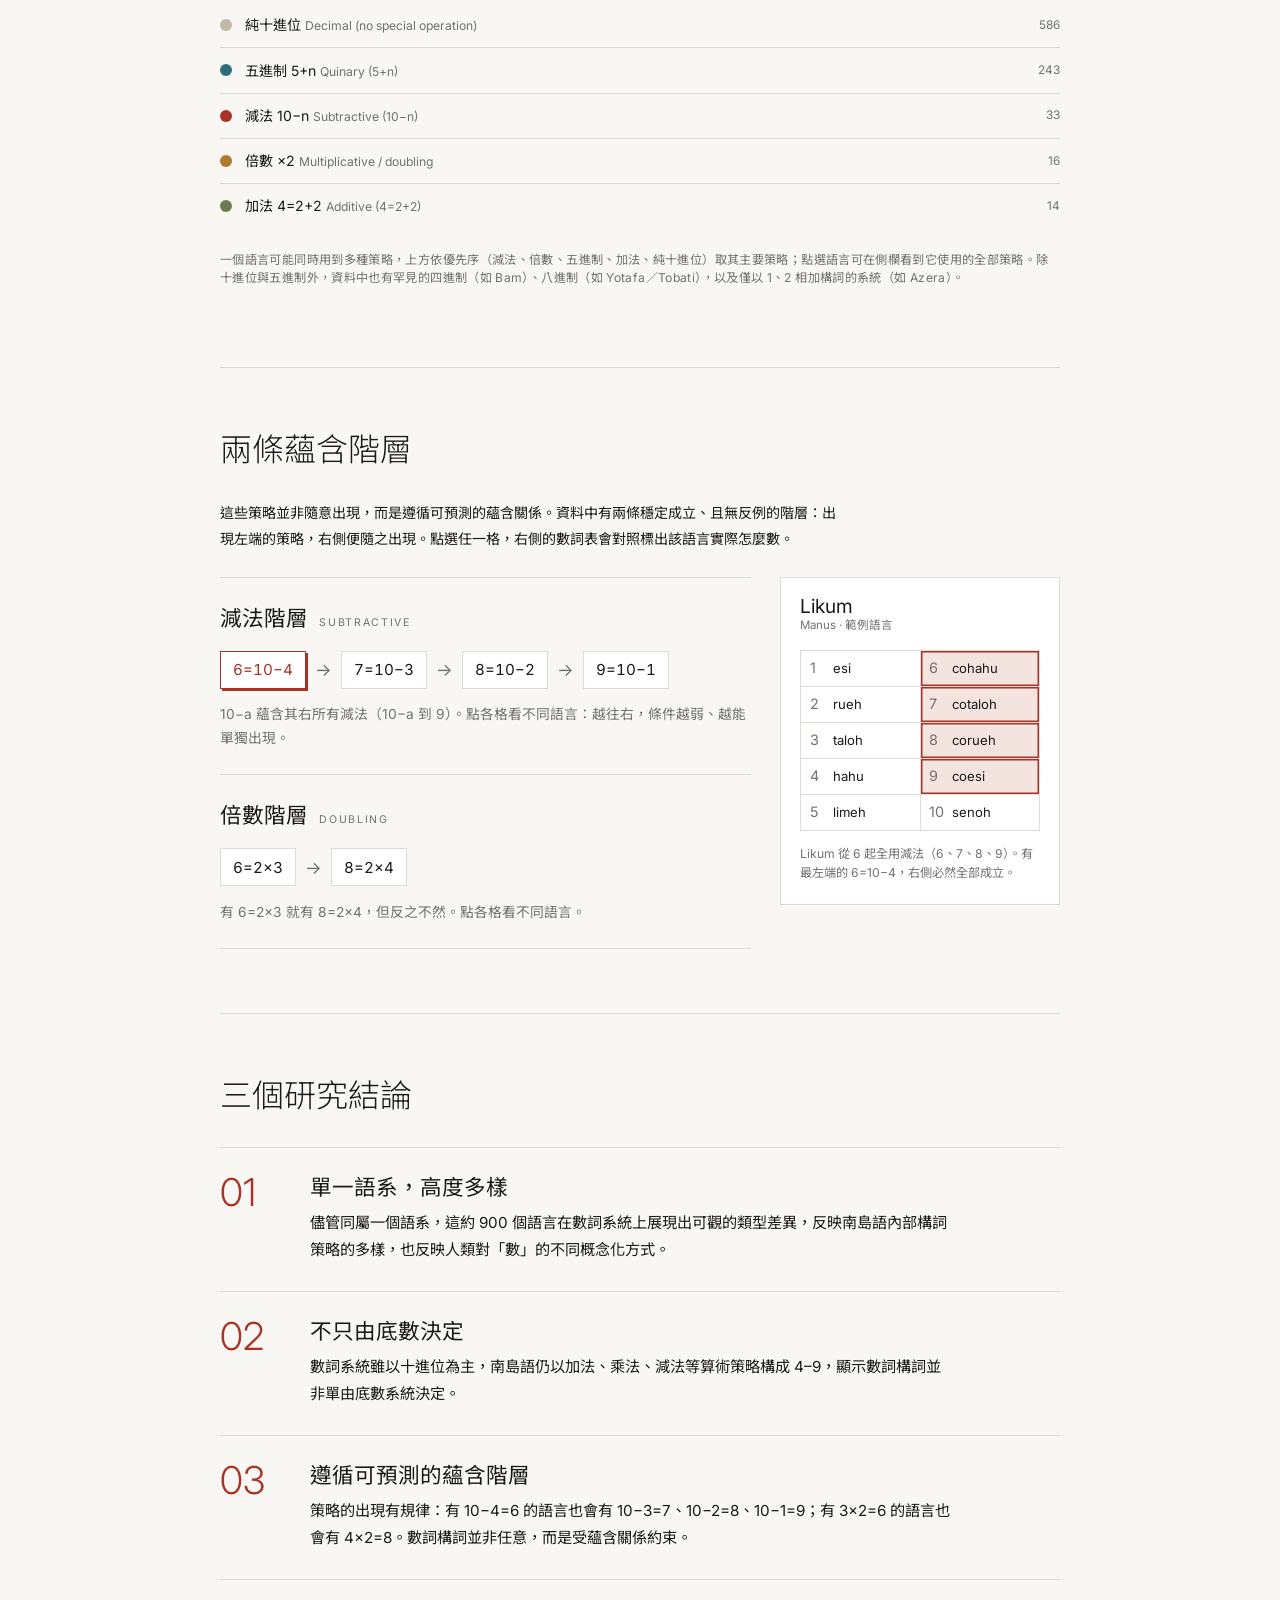
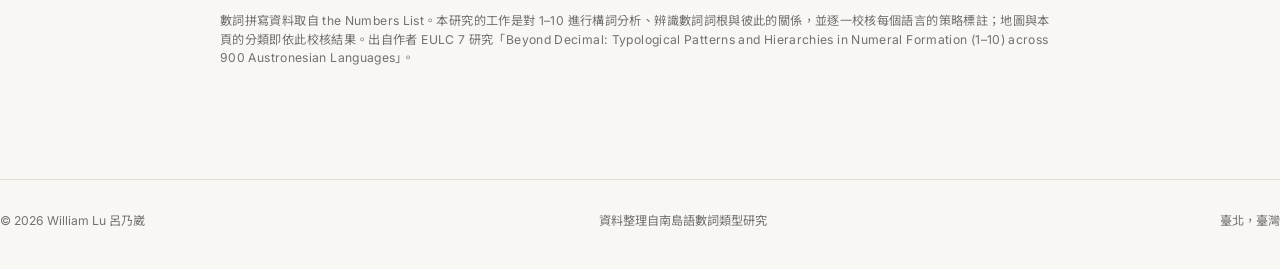
<file: numerals.html>
<!DOCTYPE html>
<html lang="zh-TW">
<head>
  <meta charset="UTF-8">
  <meta name="viewport" content="width=device-width, initial-scale=1.0">
  <title>南島語數詞類型探索器 · William Lu 呂乃崴</title>
  <meta name="description" content="互動探索 892 個南島語的 1–10 數詞構詞策略：純十進位、五進制（5+n）、減法（10−n）、倍數（2×3、2×4）與加法（4=2+2）。太平洋置中地圖上色標點，點選查看每個語言的數詞、分支與構詞策略，並呈現兩條數詞蘊含階層。延續 EULC 7 'Beyond Decimal' 研究。">
  <meta name="author" content="William Lu 呂乃崴">
  <link rel="canonical" href="https://williamlu1218and0630.github.io/numerals.html">
  <link rel="icon" type="image/png" href="assets/photos/web_photo.png">

  <meta property="og:type" content="article">
  <meta property="og:site_name" content="William Lu 呂乃崴">
  <meta property="og:title" content="南島語數詞類型探索器 · William Lu 呂乃崴">
  <meta property="og:description" content="892 個南島語、1–10 數詞、5 種構詞策略，在太平洋置中地圖上互動探索。">
  <meta property="og:url" content="https://williamlu1218and0630.github.io/numerals.html">
  <meta property="og:image" content="https://williamlu1218and0630.github.io/assets/photos/web_photo.png">
  <meta name="twitter:card" content="summary_large_image">

  <script type="application/ld+json">
  {
    "@context": "https://schema.org",
    "@type": "WebApplication",
    "name": "Austronesian Numeral Typology Explorer",
    "alternateName": "南島語數詞類型探索器",
    "url": "https://williamlu1218and0630.github.io/numerals.html",
    "description": "互動探索 892 個南島語的 1–10 數詞構詞策略，含太平洋置中地理分布地圖。延續 'Beyond Decimal: Typological Patterns and Hierarchies in Numeral Formation (1–10) across 900 Austronesian Languages'（EULC 7）研究。",
    "applicationCategory": "EducationalApplication",
    "operatingSystem": "Any (web)",
    "isAccessibleForFree": true,
    "author": {
      "@type": "Person",
      "name": "William Lu",
      "alternateName": "呂乃崴",
      "url": "https://williamlu1218and0630.github.io/"
    },
    "about": ["Linguistic Typology", "Austronesian Languages", "Numeral Systems", "Areal Linguistics"],
    "isPartOf": {
      "@type": "CollectionPage",
      "name": "互動與數位作品 — William Lu 呂乃崴",
      "url": "https://williamlu1218and0630.github.io/interactive.html"
    }
  }
  </script>

  <link rel="stylesheet" href="styles.css">
  <style>
    /* ── EXPLORER LAYOUT ── */
    .maps {
      display: grid;
      grid-template-columns: 1fr 1fr;
      gap: 1.6rem;
      align-items: start;
      margin-bottom: 1.6rem;
    }
    .map-block { min-width: 0; }
    .map-head { margin-bottom: 0.6rem; }
    .map-title {
      font-family: var(--font-serif);
      font-size: 1.1rem;
      font-weight: 500;
      margin: 0;
    }
    .map-sub {
      font-size: 0.72rem;
      color: var(--text-muted);
      line-height: 1.5;
      margin: 0.2rem 0 0;
    }
    .map-block .legend { margin-bottom: 0.7rem; }

    .map-wrap {
      position: relative;
      background: var(--surface);
      border: 1px solid var(--border);
      overflow: hidden;
    }

    .map {
      display: block;
      width: 100%;
      height: auto;
      background: #F2EFE9;
      touch-action: none;
      cursor: grab;
    }
    .map.grabbing { cursor: grabbing; }

    .coast { fill: none; stroke: #d7d0c4; stroke-width: 0.7; }
    .geo-label {
      fill: #a89e8c;
      font-family: var(--font-serif);
      font-style: italic;
      font-size: 9px;
      letter-spacing: 0.04em;
      pointer-events: none;
      text-anchor: middle;
    }
    .pt {
      stroke: rgba(0,0,0,0.30);
      stroke-width: 0.5;
      cursor: pointer;
      transition: opacity 0.15s ease;
    }
    .pt.bg { stroke: rgba(140,128,108,0.28); opacity: 0.65; }
    .pt.dim { opacity: 0.06; pointer-events: none; }
    .pt.sel { stroke: var(--text); stroke-width: 1.6; }

    .map-hint {
      position: absolute;
      left: 0.7rem; bottom: 0.6rem;
      font-size: 0.68rem;
      color: var(--text-muted);
      letter-spacing: 0.03em;
      background: rgba(248,247,244,0.8);
      padding: 0.15em 0.5em;
      pointer-events: none;
    }

    .map-zoom {
      position: absolute;
      right: 0.6rem; top: 0.6rem;
      display: flex;
      flex-direction: column;
      gap: 0.3rem;
    }
    .map-zoom button {
      width: 28px; height: 28px;
      background: var(--surface);
      border: 1px solid var(--border);
      color: var(--text);
      font-size: 1rem;
      line-height: 1;
      cursor: pointer;
      font-family: var(--font-sans);
      transition: border-color 0.2s, color 0.2s;
    }
    .map-zoom button:hover { border-color: var(--accent); color: var(--accent); }

    /* tooltip */
    #tip {
      position: fixed;
      z-index: 50;
      pointer-events: none;
      background: var(--text);
      color: #fff;
      font-size: 0.72rem;
      letter-spacing: 0.02em;
      padding: 0.3em 0.6em;
      border-radius: 2px;
      opacity: 0;
      transition: opacity 0.12s;
      white-space: nowrap;
      transform: translate(-50%, -130%);
    }

    /* ── DETAIL PANEL ── */
    .panel {
      background: var(--surface);
      border: 1px solid var(--border);
      padding: 1.3rem 1.3rem 1.5rem;
      min-height: 220px;
    }
    .panel .empty {
      color: var(--text-muted);
      font-size: 0.83rem;
      line-height: 1.7;
    }
    .panel-lang {
      font-family: var(--font-serif);
      font-size: 1.5rem;
      font-weight: 300;
      line-height: 1.15;
      margin-bottom: 0.2rem;
    }
    .panel-branch {
      font-size: 0.74rem;
      color: var(--text-muted);
      letter-spacing: 0.03em;
      margin-bottom: 0.9rem;
    }
    .type-pill {
      display: inline-flex;
      align-items: center;
      gap: 0.45em;
      font-size: 0.72rem;
      letter-spacing: 0.02em;
      padding: 0.25em 0.7em;
      border: 1px solid var(--border);
      margin-bottom: 1.1rem;
    }
    .type-dot { width: 9px; height: 9px; border-radius: 50%; flex-shrink: 0; }

    .num-grid {
      display: grid;
      grid-template-columns: repeat(2, 1fr);
      grid-template-rows: repeat(5, auto);
      grid-auto-flow: column;   /* 1–5 在左欄，6–10 在右欄 */
      gap: 1px;
      background: var(--border);
      border: 1px solid var(--border);
    }
    .num-cell {
      background: var(--surface);
      padding: 0.45rem 0.6rem;
      display: flex;
      align-items: baseline;
      gap: 0.5rem;
    }
    .num-k {
      font-family: var(--font-serif);
      font-size: 0.95rem;
      color: var(--accent);
      width: 1.1em;
      flex-shrink: 0;
    }
    .num-v {
      font-size: 0.86rem;
      word-break: break-word;
    }
    .num-v.none { color: var(--text-muted); font-style: italic; }

    .panel-note {
      font-size: 0.76rem;
      color: var(--text-muted);
      line-height: 1.6;
      margin-top: 0.9rem;
    }
    .panel-note a { color: var(--accent); }

    .decomps {
      margin-top: 1rem;
      display: flex;
      flex-wrap: wrap;
      align-items: center;
      gap: 0.4rem;
    }
    .decomps-label {
      font-size: 0.68rem;
      letter-spacing: 0.1em;
      text-transform: uppercase;
      color: var(--text-muted);
      width: 100%;
      margin-bottom: 0.1rem;
    }
    .decomp-chip {
      font-size: 0.76rem;
      font-variant-numeric: tabular-nums;
      padding: 0.18em 0.55em;
      border: 1px solid var(--border);
      background: var(--bg);
    }

    /* ── CONTROLS ── */
    .controls { margin-bottom: 1.2rem; }
    .search-box {
      width: 100%;
      font-family: var(--font-sans);
      font-size: 0.9rem;
      padding: 0.6rem 0.8rem;
      border: 1px solid var(--border);
      background: var(--surface);
      color: var(--text);
      margin-bottom: 0.9rem;
    }
    .search-box:focus { outline: none; border-color: var(--accent); }

    .legend {
      display: flex;
      flex-wrap: wrap;
      gap: 0.45rem;
    }
    .leg {
      display: inline-flex;
      align-items: center;
      gap: 0.45em;
      font-size: 0.74rem;
      padding: 0.3em 0.7em;
      border: 1px solid var(--border);
      background: var(--surface);
      cursor: pointer;
      user-select: none;
      transition: border-color 0.18s, opacity 0.18s;
    }
    .leg:hover { border-color: var(--text-muted); }
    .leg.off { opacity: 0.35; }
    .leg .leg-dot { width: 10px; height: 10px; border-radius: 50%; flex-shrink: 0; }
    .leg .leg-n { color: var(--text-muted); font-size: 0.68rem; }

    /* search results */
    .results {
      margin-top: 0.9rem;
      display: flex;
      flex-wrap: wrap;
      gap: 0.35rem;
      max-height: 130px;
      overflow-y: auto;
    }
    .res-chip {
      font-size: 0.74rem;
      padding: 0.22em 0.6em;
      border: 1px solid var(--border);
      background: var(--surface);
      cursor: pointer;
      transition: border-color 0.15s, color 0.15s;
    }
    .res-chip:hover { border-color: var(--accent); color: var(--accent); }

    /* ── HERO LEAD ── */
    .hero-lead {
      font-family: var(--font-serif);
      font-size: 1.4rem;
      font-weight: 300;
      font-style: italic;
      color: var(--text-muted);
      margin-top: 0.6rem;
      letter-spacing: 0.01em;
    }

    /* ── INTRO / LEAD ── */
    .intro { padding-top: 0; }
    .lead {
      font-family: var(--font-serif);
      font-size: 1.5rem;
      font-weight: 300;
      line-height: 1.4;
      color: var(--text);
      margin-bottom: 1rem !important;
      max-width: 720px;
    }
    .research-desc .lead + p { font-size: 0.95rem; }

    /* ── IMPLICATION DIAGRAM (interactive) ── */
    .implic-wrap {
      display: grid;
      grid-template-columns: 1fr 280px;
      gap: 1.8rem;
      align-items: start;
      margin-top: 0.6rem;
    }
    .implic-row { padding: 1.5rem 0; border-top: 1px solid var(--border); }
    .implic-row:last-of-type { border-bottom: 1px solid var(--border); }
    .implic-head {
      display: flex;
      align-items: baseline;
      gap: 0.7rem;
      margin-bottom: 1rem;
    }
    .implic-name {
      font-family: var(--font-serif);
      font-size: 1.35rem;
      font-weight: 400;
    }
    .implic-tag {
      font-size: 0.66rem;
      letter-spacing: 0.16em;
      text-transform: uppercase;
      color: var(--text-muted);
    }
    .chain {
      display: flex;
      flex-wrap: wrap;
      align-items: center;
      gap: 0.5rem 0.55rem;
      margin-bottom: 0.9rem;
    }
    .node {
      font-variant-numeric: tabular-nums;
      font-size: 0.95rem;
      padding: 0.4em 0.8em;
      border: 1px solid var(--border);
      background: var(--surface);
      color: var(--text);
      cursor: pointer;
      transition: border-color 0.15s, box-shadow 0.15s, color 0.15s;
    }
    .node:hover { border-color: var(--accent); color: var(--accent); }
    .node.active {
      border-color: var(--accent);
      color: var(--accent);
      box-shadow: 2px 2px 0 var(--accent);
    }
    .arr { color: var(--text-muted); font-size: 1.1rem; line-height: 1; }
    .chain-note {
      margin-left: 0.4rem;
      font-size: 0.74rem;
      color: var(--text-muted);
      font-style: italic;
    }
    .chain-ex { margin-top: 0.5rem; }
    .chain-lead {
      font-size: 0.68rem;
      letter-spacing: 0.12em;
      text-transform: uppercase;
      color: var(--text-muted);
      align-self: center;
      margin-right: 0.2rem;
    }
    .implic-note {
      font-size: 0.86rem;
      line-height: 1.7;
      color: var(--text-muted);
      max-width: 560px;
    }

    /* comparison table beside the diagram */
    .implic-table {
      position: sticky;
      top: 68px;
      border: 1px solid var(--border);
      background: var(--surface);
      padding: 1.1rem 1.2rem 1.3rem;
    }
    .implic-table .ht-lang {
      font-family: var(--font-serif);
      font-size: 1.2rem;
      font-weight: 400;
      line-height: 1.15;
    }
    .implic-table .ht-sub {
      font-size: 0.72rem;
      color: var(--text-muted);
      margin-bottom: 0.9rem;
    }
    .ht-grid {
      display: grid;
      grid-template-columns: repeat(2, 1fr);
      grid-template-rows: repeat(5, auto);
      grid-auto-flow: column;   /* 1–5 在左欄，6–10 在右欄 */
      gap: 1px;
      background: var(--border);
      border: 1px solid var(--border);
    }
    .ht-cell {
      background: var(--surface);
      padding: 0.4rem 0.55rem;
      display: flex;
      align-items: baseline;
      gap: 0.45rem;
      transition: background 0.15s;
    }
    .ht-k {
      font-family: var(--font-serif);
      font-size: 0.9rem;
      color: var(--text-muted);
      width: 1.1em;
      flex-shrink: 0;
    }
    .ht-v { font-size: 0.82rem; word-break: break-word; }
    .ht-cell.tint .ht-k { color: var(--accent); }
    .ht-cell.active {
      background: #F3E4E0;
      box-shadow: inset 0 0 0 1.5px var(--accent);
    }
    .ht-note {
      font-size: 0.76rem;
      line-height: 1.6;
      color: var(--text-muted);
      margin-top: 0.8rem;
      min-height: 1.6em;
    }
    .ht-note b { color: var(--accent); font-weight: 500; font-variant-numeric: tabular-nums; }

    /* ── FINDINGS (editorial numbered list) ── */
    .findings { list-style: none; }
    .findings li {
      display: grid;
      grid-template-columns: 64px 1fr;
      gap: 0.4rem 1.6rem;
      align-items: start;
      padding: 1.7rem 0;
      border-top: 1px solid var(--border);
    }
    .findings li:last-child { border-bottom: 1px solid var(--border); }
    .f-num {
      font-family: var(--font-serif);
      font-size: 2.4rem;
      font-weight: 300;
      line-height: 0.9;
      color: var(--accent);
    }
    .f-body h3 {
      font-family: var(--font-serif);
      font-size: 1.35rem;
      font-weight: 400;
      margin-bottom: 0.5rem;
      line-height: 1.2;
    }
    .f-body p {
      font-size: 0.95rem;
      line-height: 1.8;
      color: var(--text);
      max-width: 640px;
    }

    .dist { margin-top: 0.6rem; }
    .hier-row {
      display: flex;
      align-items: center;
      gap: 0.8rem;
      padding: 0.7rem 0;
      border-bottom: 1px solid var(--border);
    }
    .hier-row:last-child { border-bottom: none; }
    .hier-dot { width: 12px; height: 12px; border-radius: 50%; flex-shrink: 0; }
    .hier-label { font-size: 0.88rem; flex: 1; }
    .hier-label small { color: var(--text-muted); font-size: 0.76rem; }
    .hier-bar-wrap { width: 130px; height: 7px; background: var(--bg); flex-shrink: 0; }
    .hier-bar { height: 100%; }
    .hier-n { font-size: 0.74rem; color: var(--text-muted); width: 56px; text-align: right; flex-shrink: 0; }

    @media (max-width: 740px) {
      .maps { grid-template-columns: 1fr; }
      .hier-bar-wrap { width: 80px; }
      .lead { font-size: 1.25rem; }
      .findings li { grid-template-columns: 44px 1fr; gap: 0.3rem 1rem; }
      .f-num { font-size: 1.9rem; }
      .implic-wrap { grid-template-columns: 1fr; }
      .implic-table { position: static; order: -1; }
    }
  </style>
</head>
<body>

  <nav>
    <a href="index.html" class="nav-logo">William Lu</a>
    <ul class="nav-links">
      <li><a href="index.html">Home</a></li>
      <li class="has-dropdown">
        <a href="math.html">Math</a>
        <ul class="dropdown">
          <li><a href="math.html#research">研究</a></li>
          <li><a href="math.html#awards">獎狀</a></li>
        </ul>
      </li>
      <li class="has-dropdown">
        <a href="linguistics.html">Linguistics</a>
        <ul class="dropdown">
          <li><a href="linguistics.html#research">研究</a></li>
          <li><a href="linguistics.html#awards">獎狀</a></li>
        </ul>
      </li>
      <li class="has-dropdown">
        <a href="music.html">Music & Art</a>
        <ul class="dropdown">
          <li><a href="music.html#music">音樂</a></li>
          <li><a href="music.html#art">藝術</a></li>
        </ul>
      </li>
      <li class="has-dropdown">
        <a href="interactive.html" class="active">Interactive</a>
        <ul class="dropdown">
          <li><a href="silhouette.html">Silhouette</a></li>
          <li><a href="voicing.html">Jacob Voicing</a></li>
          <li><a href="numerals.html">Numeral Explorer</a></li>
          <li><a href="world-numerals/">World Numerals</a></li>
        </ul>
      </li>
      <li><a href="index.html#contact">Contact</a></li>
    </ul>
  </nav>

  <main>

    <section class="page-hero">
      <p class="breadcrumb">
        <a href="interactive.html">Interactive</a>
        <span>›</span>
        Numeral Explorer
      </p>
      <h1>南島語數詞類型探索器</h1>
      <p class="hero-lead">數到十，能看見一整片海洋的歷史。</p>
    </section>

    <!-- OVERVIEW -->
    <section class="intro">
      <div class="research-desc">
        <p>南島語系橫跨半個地球：北起臺灣、西至馬達加斯加、東抵復活節島、南達紐西蘭。它們的數詞以十進位為主，1–10 可上溯到原始南島語。</p>
        <p>但在十進位之外，不少語言用算術策略構成 4–9：有的「五加幾」（5+n），有的「十減幾」（10−n），有的用倍數（2×3、2×4）。這個工具收錄 892 個南島語的 1–10 數詞，放上太平洋置中的地圖。下方兩張地圖分別依「進位制」與「特殊表達方式」上色：一張看底數系統（十進位／五進制），一張看 4–9 上的算術運算（減法、倍數、加法）。你可以縮放、搜尋、點選任一語言，兩張圖會同步標出它，並看它怎麼數數、用了哪些策略。延續我在 <a href="linguistics.html#research">EULC 2026 的研究「Beyond Decimal」</a>。</p>
      </div>
    </section>

    <!-- EXPLORER -->
    <section>
      <div class="controls">
        <input type="text" id="search" class="search-box" placeholder="搜尋語言（例：Atayal、Maori、Malagasy…）" autocomplete="off">
        <div class="results" id="results"></div>
      </div>

      <div class="maps">
        <div class="map-block">
          <div class="map-head">
            <h3 class="map-title">進位制</h3>
            <p class="map-sub">數詞系統的底數：十進位為主，五進制以 5 為子基底（6=5+1…）。</p>
          </div>
          <div class="legend" id="legend-base"></div>
          <div class="map-wrap">
            <svg class="map" id="map-base" viewBox="0 0 1000 540" role="img" aria-label="南島語進位制地理分布地圖">
              <g class="layer-coast"></g>
              <g class="layer-labels"></g>
              <g class="layer-pts"></g>
            </svg>
            <div class="map-zoom">
              <button class="zoom-in" aria-label="放大">+</button>
              <button class="zoom-out" aria-label="縮小">−</button>
              <button class="zoom-reset" aria-label="重置" style="font-size:0.7rem;">⤺</button>
            </div>
            <div class="map-hint">滾輪縮放 · 拖曳平移 · 點選語言</div>
          </div>
        </div>

        <div class="map-block">
          <div class="map-head">
            <h3 class="map-title">特殊表達方式</h3>
            <p class="map-sub">十進位之外用於 4–9 的算術運算：減法（10−n）、倍數（×2）、加法（4=2+2）。</p>
          </div>
          <div class="legend" id="legend-special"></div>
          <div class="map-wrap">
            <svg class="map" id="map-special" viewBox="0 0 1000 540" role="img" aria-label="南島語特殊數詞表達方式地理分布地圖">
              <g class="layer-coast"></g>
              <g class="layer-labels"></g>
              <g class="layer-pts"></g>
            </svg>
            <div class="map-zoom">
              <button class="zoom-in" aria-label="放大">+</button>
              <button class="zoom-out" aria-label="縮小">−</button>
              <button class="zoom-reset" aria-label="重置" style="font-size:0.7rem;">⤺</button>
            </div>
            <div class="map-hint">滾輪縮放 · 拖曳平移 · 點選語言</div>
          </div>
        </div>
      </div>

      <aside class="panel" id="panel">
        <p class="empty">在任一張地圖上點一個語言，或用上方搜尋框，就會在這裡看到它的 1–10 數詞、所屬分支與構詞策略；兩張地圖會同步標出所選語言。</p>
      </aside>
    </section>

    <!-- STRATEGIES -->
    <section>
      <h2 class="section-title">十進位之外的構詞策略</h2>
      <div class="research-desc">
        <p>南島語數詞以十進位為主，但在 4–9 上會用到三種算術運算來構詞：加法、減法、乘法（除法未見）。把 892 個語言依其主要策略歸類，分布如下。</p>
      </div>
      <div class="dist" id="hier"></div>
      <p class="research-meta" style="margin-top:1.4rem;">一個語言可能同時用到多種策略，上方依優先序（減法、倍數、五進制、加法、純十進位）取其主要策略；點選語言可在側欄看到它使用的全部策略。除十進位與五進制外，資料中也有罕見的四進制（如 Bam）、八進制（如 Yotafa／Tobati），以及僅以 1、2 相加構詞的系統（如 Azera）。</p>
    </section>

    <!-- HIERARCHIES -->
    <section>
      <h2 class="section-title">兩條蘊含階層</h2>
      <div class="research-desc">
        <p>這些策略並非隨意出現，而是遵循可預測的蘊含關係。資料中有兩條穩定成立、且無反例的階層：出現左端的策略，右側便隨之出現。點選任一格，右側的數詞表會對照標出該語言實際怎麼數。</p>
      </div>

      <div class="implic-wrap">
        <div class="implic-list" id="implic"></div>
        <aside class="implic-table" id="hierTable"></aside>
      </div>
    </section>

    <!-- FINDINGS -->
    <section>
      <h2 class="section-title">三個研究結論</h2>
      <ol class="findings">
        <li>
          <span class="f-num">01</span>
          <div class="f-body">
            <h3>單一語系，高度多樣</h3>
            <p>儘管同屬一個語系，這約 900 個語言在數詞系統上展現出可觀的類型差異，反映南島語內部構詞策略的多樣，也反映人類對「數」的不同概念化方式。</p>
          </div>
        </li>
        <li>
          <span class="f-num">02</span>
          <div class="f-body">
            <h3>不只由底數決定</h3>
            <p>數詞系統雖以十進位為主，南島語仍以加法、乘法、減法等算術策略構成 4–9，顯示數詞構詞並非單由底數系統決定。</p>
          </div>
        </li>
        <li>
          <span class="f-num">03</span>
          <div class="f-body">
            <h3>遵循可預測的蘊含階層</h3>
            <p>策略的出現有規律：有 10−4=6 的語言也會有 10−3=7、10−2=8、10−1=9；有 3×2=6 的語言也會有 4×2=8。數詞構詞並非任意，而是受蘊含關係約束。</p>
          </div>
        </li>
      </ol>
      <p class="research-meta" style="margin-top:2rem;">數詞拼寫資料取自 the Numbers List。本研究的工作是對 1–10 進行構詞分析、辨識數詞詞根與彼此的關係，並逐一校核每個語言的策略標註；地圖與本頁的分類即依此校核結果。出自作者 EULC 7 研究「Beyond Decimal: Typological Patterns and Hierarchies in Numeral Formation (1–10) across 900 Austronesian Languages」。</p>
    </section>

  </main>

  <footer>
    <p>© 2026 William Lu 呂乃崴</p>
    <p>資料整理自南島語數詞類型研究</p>
    <p>臺北，臺灣</p>
  </footer>

  <div id="tip"></div>

  <script>
  (function () {
    "use strict";

    // ── map projection (Pacific-centred, equirectangular) ──
    // Both axes share ONE deg→unit scale so the map is never squished; the
    // frame height follows the true latitude span instead of forcing a square.
    const VB_W = 1000;               // frame width
    const LON0 = 40, LON1 = 262;     // x range (recentred longitude): 222°
    const LAT0 = 46, LAT1 = -74;     // top→bottom latitude: 120°
    const SCALE = VB_W / (LON1 - LON0);   // uniform degrees→units
    const VB_H = (LAT0 - LAT1) * SCALE;   // ≈540 → correct aspect, not distorted
    const sx = x => (x - LON0) * SCALE;
    const sy = lat => (LAT0 - lat) * SCALE;

    const panel      = document.getElementById("panel");
    const resultsEl  = document.getElementById("results");
    const searchEl   = document.getElementById("search");
    const hierEl     = document.getElementById("hier");
    const implicEl   = document.getElementById("implic");
    const hierTableEl = document.getElementById("hierTable");
    const tip        = document.getElementById("tip");
    const SVGNS = "http://www.w3.org/2000/svg";

    let DATA = null, STRAT = null;
    let selected = null;           // selected language name (shared across maps)
    let dragMoved = false;         // shared: distinguishes drag from click
    const maps = [];               // map instances

    function el(tag, attrs) {
      const e = document.createElementNS(SVGNS, tag);
      for (const k in attrs) e.setAttribute(k, attrs[k]);
      return e;
    }

    // region anchors (lon, lat) — recentred via sx/sy
    const REGIONS = [
      ["Taiwan", 121, 25.5], ["Philippines", 124, 14], ["Borneo", 113, 1.5],
      ["Madagascar", 47, -20], ["New Guinea", 141, -7.5],
      ["Micronesia", 156, 9], ["Polynesia", 205, -17],
    ];

    // which category a language falls into, for a given dimension
    function catOf(dimKey, L) {
      const s = L.strats || [];
      if (dimKey === "base") return s.indexOf("quinary") >= 0 ? "quinary" : "decimal";
      // special: pick the primary operation by priority; "none" = background
      if (s.indexOf("subtractive") >= 0) return "subtractive";
      if (s.indexOf("doubling") >= 0) return "doubling";
      if (s.indexOf("additive") >= 0) return "additive";
      return "none";
    }
    function isBgCat(dimKey, cat) {
      return (dimKey === "base" && cat === "decimal") ||
             (dimKey === "special" && cat === "none");
    }

    // shared tooltip movement
    function moveTip(e) { tip.style.left = e.clientX + "px"; tip.style.top = e.clientY + "px"; }
    function hideTip() { tip.style.opacity = "0"; }

    // ── load data ──
    Promise.all([
      fetch("assets/data/numerals.json").then(r => r.json()),
      fetch("assets/data/an_coastline.json").then(r => r.json())
    ]).then(([nd, coast]) => {
      DATA = nd; STRAT = nd.strategies;
      maps.push(makeMap("base", {
        svgId: "map-base", legendId: "legend-base",
        order: ["decimal", "quinary"],
        meta: { decimal: STRAT.decimal, quinary: STRAT.quinary }
      }));
      maps.push(makeMap("special", {
        svgId: "map-special", legendId: "legend-special",
        order: ["subtractive", "doubling", "additive", "none"],
        meta: {
          subtractive: STRAT.subtractive,
          doubling: STRAT.doubling,
          additive: STRAT.additive,
          none: { label_zh: "無特殊運算", label_en: "No special operation", color: "#C2B8A6", desc: "" }
        }
      }));
      for (const mp of maps) {
        mp.drawCoast(coast.segments);
        mp.drawLabels();
        mp.drawPoints();
        mp.buildLegend();
      }
      buildHier();
      buildImplic();
    }).catch(err => {
      panel.innerHTML = '<p class="empty">資料載入失敗。若是在本機直接開啟檔案，請改用本地伺服器或部署後的網址（GitHub Pages）瀏覽。<br><br>' + err + '</p>';
    });

    // ── map instance ──
    // dimKey: "base" (進位制) or "special" (特殊表達方式). Each instance owns its own
    // SVG, layers, legend filter and zoom/pan state; selection is synced via select().
    function makeMap(dimKey, cfg) {
      const svg = document.getElementById(cfg.svgId);
      const layerCoast  = svg.querySelector(".layer-coast");
      const layerLabels = svg.querySelector(".layer-labels");
      const layerPts    = svg.querySelector(".layer-pts");
      const legendEl    = document.getElementById(cfg.legendId);
      const ptByName = {};
      const active = new Set();          // active category keys (filter)
      let view = { x: 0, y: 0, w: VB_W, h: VB_H };

      function colorOf(cat) { return (cfg.meta[cat] && cfg.meta[cat].color) || "#c4bcae"; }

      function drawCoast(segs) {
        const frag = document.createDocumentFragment();
        for (const seg of segs) {
          let d = "";
          for (let i = 0; i < seg.length; i++)
            d += (i ? "L" : "M") + sx(seg[i][0]).toFixed(1) + " " + sy(seg[i][1]).toFixed(1) + " ";
          frag.appendChild(el("path", { d: d, class: "coast" }));
        }
        layerCoast.appendChild(frag);
      }

      function drawLabels() {
        const frag = document.createDocumentFragment();
        for (const [name, lon, lat] of REGIONS) {
          const x = lon < -30 ? lon + 360 : lon;
          const t = el("text", { x: sx(x).toFixed(1), y: sy(lat).toFixed(1), class: "geo-label" });
          t.textContent = name;
          frag.appendChild(t);
        }
        layerLabels.appendChild(frag);
      }

      function drawPoints() {
        const frag = document.createDocumentFragment();
        // background categories first, coloured ones on top
        const ordered = DATA.languages
          .filter(L => L.x !== null)
          .map(L => ({ L, cat: catOf(dimKey, L) }))
          .sort((a, b) => (isBgCat(dimKey, b.cat) ? 1 : 0) - (isBgCat(dimKey, a.cat) ? 1 : 0));
        for (const { L, cat } of ordered) {
          const bg = isBgCat(dimKey, cat);
          const c = el("circle", {
            cx: sx(L.x).toFixed(1),
            cy: sy(L.lat).toFixed(1),
            r: bg ? 2.3 : 4.2,
            fill: colorOf(cat),
            class: "pt" + (bg ? " bg" : "")
          });
          c.dataset.name = L.name;
          c.dataset.cat = cat;
          c.addEventListener("click", e => { e.stopPropagation(); if (!dragMoved) select(L.name); });
          c.addEventListener("mouseenter", e => showTip(e, L, cat));
          c.addEventListener("mousemove", moveTip);
          c.addEventListener("mouseleave", hideTip);
          ptByName[L.name] = c;
          frag.appendChild(c);
        }
        layerPts.appendChild(frag);
      }

      function showTip(e, L, cat) {
        const m = cfg.meta[cat];
        tip.textContent = L.name + (m ? " · " + m.label_zh : "");
        tip.style.opacity = "1";
        moveTip(e);
      }

      // ── legend / filter ──
      function buildLegend() {
        const counts = {};
        cfg.order.forEach(k => counts[k] = 0);
        for (const L of DATA.languages) { const k = catOf(dimKey, L); if (k in counts) counts[k]++; }
        legendEl.innerHTML = "";
        for (const k of cfg.order) {
          const m = cfg.meta[k];
          if (!m) continue;
          const b = document.createElement("div");
          b.className = "leg";
          b.dataset.k = k;
          b.innerHTML = '<span class="leg-dot" style="background:' + m.color + '"></span>' +
            '<span>' + m.label_zh + '</span><span class="leg-n">' + counts[k] + '</span>';
          b.addEventListener("click", () => toggle(k));
          legendEl.appendChild(b);
        }
        active.clear();          // empty = show all
        applyFilter();
      }

      function toggle(k) {
        if (active.has(k)) active.delete(k);
        else active.add(k);
        [...legendEl.children].forEach(c => {
          const on = active.size === 0 || active.has(c.dataset.k);
          c.classList.toggle("off", !on);
        });
        applyFilter();
      }

      function applyFilter() {
        const q = searchEl.value.trim().toLowerCase();
        for (const name in ptByName) {
          const c = ptByName[name];
          const passCat = active.size === 0 || active.has(c.dataset.cat);
          const passSearch = !q || name.toLowerCase().includes(q);
          c.classList.toggle("dim", !(passCat && passSearch));
        }
      }

      // ── zoom & pan ──
      function setVB() { svg.setAttribute("viewBox", view.x + " " + view.y + " " + view.w + " " + view.h); }
      function clamp() {
        view.w = Math.min(VB_W, Math.max(VB_W * 0.18, view.w));
        view.h = view.w * (VB_H / VB_W);
        view.x = Math.min(VB_W - view.w, Math.max(0, view.x));
        view.y = Math.min(VB_H - view.h, Math.max(0, view.y));
      }
      function zoomAt(factor, cx, cy) {
        const nx = view.x + (cx / svg.clientWidth) * view.w;
        const ny = view.y + (cy / svg.clientHeight) * view.h;
        view.w *= factor;
        clamp();
        view.x = nx - (cx / svg.clientWidth) * view.w;
        view.y = ny - (cy / svg.clientHeight) * view.h;
        clamp(); setVB();
      }
      svg.addEventListener("wheel", e => {
        e.preventDefault();
        const r = svg.getBoundingClientRect();
        zoomAt(e.deltaY > 0 ? 1.15 : 0.87, e.clientX - r.left, e.clientY - r.top);
      }, { passive: false });

      const wrap = svg.parentNode;
      wrap.querySelector(".zoom-in").onclick  = () => zoomAt(0.8, svg.clientWidth / 2, svg.clientHeight / 2);
      wrap.querySelector(".zoom-out").onclick = () => zoomAt(1.25, svg.clientWidth / 2, svg.clientHeight / 2);
      wrap.querySelector(".zoom-reset").onclick = () => { view = { x: 0, y: 0, w: VB_W, h: VB_H }; setVB(); };

      // Track drag via window listeners and a moved-flag (see note: no setPointerCapture).
      let drag = null;
      svg.addEventListener("pointerdown", e => {
        drag = { x: e.clientX, y: e.clientY, vx: view.x, vy: view.y };
        dragMoved = false;
        svg.classList.add("grabbing");
      });
      window.addEventListener("pointermove", e => {
        if (!drag) return;
        const r = svg.getBoundingClientRect();
        const ddx = e.clientX - drag.x, ddy = e.clientY - drag.y;
        if (Math.abs(ddx) > 3 || Math.abs(ddy) > 3) dragMoved = true;
        view.x = drag.vx - ddx / r.width * view.w;
        view.y = drag.vy - ddy / r.height * view.h;
        clamp(); setVB();
      });
      function endDrag() { drag = null; svg.classList.remove("grabbing"); }
      window.addEventListener("pointerup", endDrag);
      window.addEventListener("pointercancel", endDrag);

      function focusOn(L) {
        const targetW = Math.min(view.w, VB_W * 0.5);
        view.w = targetW; clamp();
        view.x = sx(L.x) - view.w / 2;
        view.y = sy(L.lat) - view.h / 2;
        clamp(); setVB();
      }

      function highlight(name) {
        const c = ptByName[name];
        if (c) c.classList.remove("dim");
        for (const n in ptByName) ptByName[n].classList.toggle("sel", n === name);
      }

      setVB();   // set initial viewBox from JS so the correct (non-square) aspect applies on load
      return { dimKey, ptByName, drawCoast, drawLabels, drawPoints, buildLegend, applyFilter, focusOn, highlight };
    }

    // ── search ──
    searchEl.addEventListener("input", () => {
      for (const mp of maps) mp.applyFilter();
      renderResults();
    });
    function renderResults() {
      const q = searchEl.value.trim().toLowerCase();
      resultsEl.innerHTML = "";
      if (!q) return;
      const hits = DATA.languages
        .filter(L => L.name.toLowerCase().includes(q))
        .slice(0, 40);
      for (const L of hits) {
        const chip = document.createElement("span");
        chip.className = "res-chip";
        chip.textContent = L.name;
        chip.addEventListener("click", () => select(L.name));
        resultsEl.appendChild(chip);
      }
      if (!hits.length) {
        resultsEl.innerHTML = '<span class="res-chip" style="cursor:default;color:var(--text-muted)">查無此語言</span>';
      }
    }

    // ── selection / panel ── (synced across both maps)
    function select(name) {
      const L = DATA.languages.find(x => x.name === name);
      if (!L) return;
      selected = name;
      for (const mp of maps) {
        mp.highlight(name);
        if (L.x !== null) mp.focusOn(L);
      }
      renderPanel(L);
      // on narrow screens the panel sits below the maps; bring it into view
      if (window.innerWidth <= 740) panel.scrollIntoView({ behavior: "smooth", block: "nearest" });
    }

    function renderPanel(L) {
      const m = STRAT[L.strat];
      let html = '<div class="panel-lang">' + esc(L.name) + '</div>';
      const branchPath = L.branches.length ? L.branches.join(" › ") : "·";
      html += '<div class="panel-branch">' + esc(branchPath) +
        (L.macro_zh ? ' · ' + esc(L.macro_zh) : '') + '</div>';
      if (m) {
        html += '<div class="type-pill"><span class="type-dot" style="background:' + m.color +
          '"></span>' + esc(m.label_zh) + '</div>';
      }
      html += '<div class="num-grid">';
      for (let i = 1; i <= 10; i++) {
        const v = L.numerals[String(i)] || "";
        html += '<div class="num-cell"><span class="num-k">' + i + '</span>' +
          '<span class="num-v' + (v ? '' : ' none') + '">' + (v ? esc(v) : '·') + '</span></div>';
      }
      html += '</div>';
      if (L.decomps && L.decomps.length) {
        html += '<div class="decomps"><span class="decomps-label">構詞策略</span>';
        for (const d of L.decomps) html += '<span class="decomp-chip">' + esc(d) + '</span>';
        html += '</div>';
      }
      if (m) html += '<p class="panel-note">' + esc(m.desc) + '</p>';
      if (L.special) html += '<p class="panel-note"><strong>備註：</strong>' + esc(L.special) + '</p>';
      if (L.glottocode) {
        html += '<p class="panel-note"><a href="https://glottolog.org/resource/languoid/id/' +
          esc(L.glottocode) + '" target="_blank" rel="noopener">Glottolog: ' + esc(L.glottocode) + ' ↗</a></p>';
      }
      if (L.x === null) html += '<p class="panel-note">（此語言無地理座標，未顯示於地圖）</p>';
      panel.innerHTML = html;
    }

    function esc(s) {
      return String(s).replace(/[&<>"]/g, c => ({ "&": "&amp;", "<": "&lt;", ">": "&gt;", '"': "&quot;" }[c]));
    }

    // ── strategy distribution bars ──
    const HIER_ORDER = ["decimal", "quinary", "subtractive", "doubling", "additive"];
    function buildHier() {
      const maxN = Math.max(...HIER_ORDER.map(k => (STRAT[k] ? STRAT[k].n : 0)));
      let html = "";
      for (const k of HIER_ORDER) {
        const m = STRAT[k];
        if (!m) continue;
        const w = Math.max(3, (m.n / maxN) * 100);
        html += '<div class="hier-row">' +
          '<span class="hier-dot" style="background:' + m.color + '"></span>' +
          '<span class="hier-label">' + esc(m.label_zh) +
          ' <small>' + esc(m.label_en) + '</small></span>' +
          '<span class="hier-bar-wrap"><span class="hier-bar" style="width:' + w + '%;background:' + m.color + '"></span></span>' +
          '<span class="hier-n">' + m.n + '</span></div>';
      }
      hierEl.innerHTML = html;
    }

    // ── interactive implicational hierarchies ──
    // 每個 node 綁一個範例語言。點 node → 右表換成該語言，並把它用此策略構成的
    // 數字一起點亮。非最左端的 node 刻意選「沒有最強條件」的語言，演示蘊含的方向性。
    const HIER = [
      { name: "減法階層", tag: "Subtractive", prefix: "10−",
        nodes: [
          { label: "6=10−4", ex: "Likum",
            note: "Likum 從 6 起全用減法（6、7、8、9）。有最左端的 6=10−4，右側必然全部成立。" },
          { label: "7=10−3", ex: "Yapese",
            note: "Yapese 有 7、8、9 的減法，卻沒有 6=10−4。可見 7=10−3 不必依賴 6=10−4。" },
          { label: "8=10−2", ex: "Sori",
            note: "Sori 同樣沒有 6=10−4。資料中找不到「有 8=10−2 卻無 7=10−3」的語言，印證減法是連續的鏈。" },
          { label: "9=10−1", ex: "Mandar",
            note: "Mandar 只有 9=10−1。最右、最弱的條件可以完全單獨出現。" },
        ],
        note: "10−a 蘊含其右所有減法（10−a 到 9）。點各格看不同語言：越往右，條件越弱、越能單獨出現。" },
      { name: "倍數階層", tag: "Doubling", prefix: "2×",
        nodes: [
          { label: "6=2×3", ex: "Sedeq (Taroko)", disp: "Seediq",
            note: "Seediq 同時有 6=2×3 與 8=2×4。有 6=2×3 就有 8=2×4。" },
          { label: "8=2×4", ex: "Ujir",
            note: "Ujir 只有 8=2×4、沒有 6=2×3。可見 8=2×4 不蘊含 6=2×3（只有反方向成立）。" },
        ],
        note: "有 6=2×3 就有 8=2×4，但反之不然。點各格看不同語言。" },
    ];

    function buildImplic() {
      implicEl.innerHTML = "";
      HIER.forEach((h, hi) => {
        let chainHtml = "";
        h.nodes.forEach((nd, i) => {
          if (i) chainHtml += '<span class="arr">→</span>';
          chainHtml += '<span class="node" data-h="' + hi + '" data-n="' + i + '">' + esc(nd.label) + '</span>';
        });
        const row = document.createElement("div");
        row.className = "implic-row";
        row.innerHTML =
          '<div class="implic-head"><span class="implic-name">' + esc(h.name) + '</span>' +
          '<span class="implic-tag">' + esc(h.tag) + '</span></div>' +
          '<div class="chain">' + chainHtml + '</div>' +
          '<p class="implic-note">' + esc(h.note) + '</p>';
        implicEl.appendChild(row);
      });
      implicEl.querySelectorAll(".node").forEach(n =>
        n.addEventListener("click", () => selectHierNode(+n.dataset.h, +n.dataset.n)));
      selectHierNode(0, 0);
    }

    function selectHierNode(hi, ni) {
      implicEl.querySelectorAll(".node").forEach(n =>
        n.classList.toggle("active", +n.dataset.h === hi && +n.dataset.n === ni));
      renderHierTable(HIER[hi], HIER[hi].nodes[ni]);
    }

    function renderHierTable(hier, node) {
      const L = DATA.languages.find(x => x.name === node.ex);
      const disp = node.disp || node.ex;
      // 點亮：此語言以本階層策略（prefix）構成的所有數字
      const lit = new Set();
      if (L) for (const d of L.decomps) {
        const parts = d.split("=");
        if (parts[1] && parts[1].indexOf(hier.prefix) === 0) lit.add(parts[0]);
      }
      let html = '<div class="ht-lang">' + esc(disp) + '</div>';
      html += '<div class="ht-sub">' + (L ? esc(L.branch) + ' · ' : '') + '範例語言</div>';
      html += '<div class="ht-grid">';
      for (let i = 1; i <= 10; i++) {
        const v = L ? (L.numerals[String(i)] || "") : "";
        const act = lit.has(String(i));
        html += '<div class="ht-cell' + (act ? ' active' : '') + '">' +
          '<span class="ht-k">' + i + '</span>' +
          '<span class="ht-v' + (v ? '' : ' none') + '">' + (v ? esc(v) : '·') + '</span></div>';
      }
      html += '</div>';
      html += '<p class="ht-note">' + node.note + '</p>';
      hierTableEl.innerHTML = html;
    }
  })();
  </script>

</body>
</html>
</file>
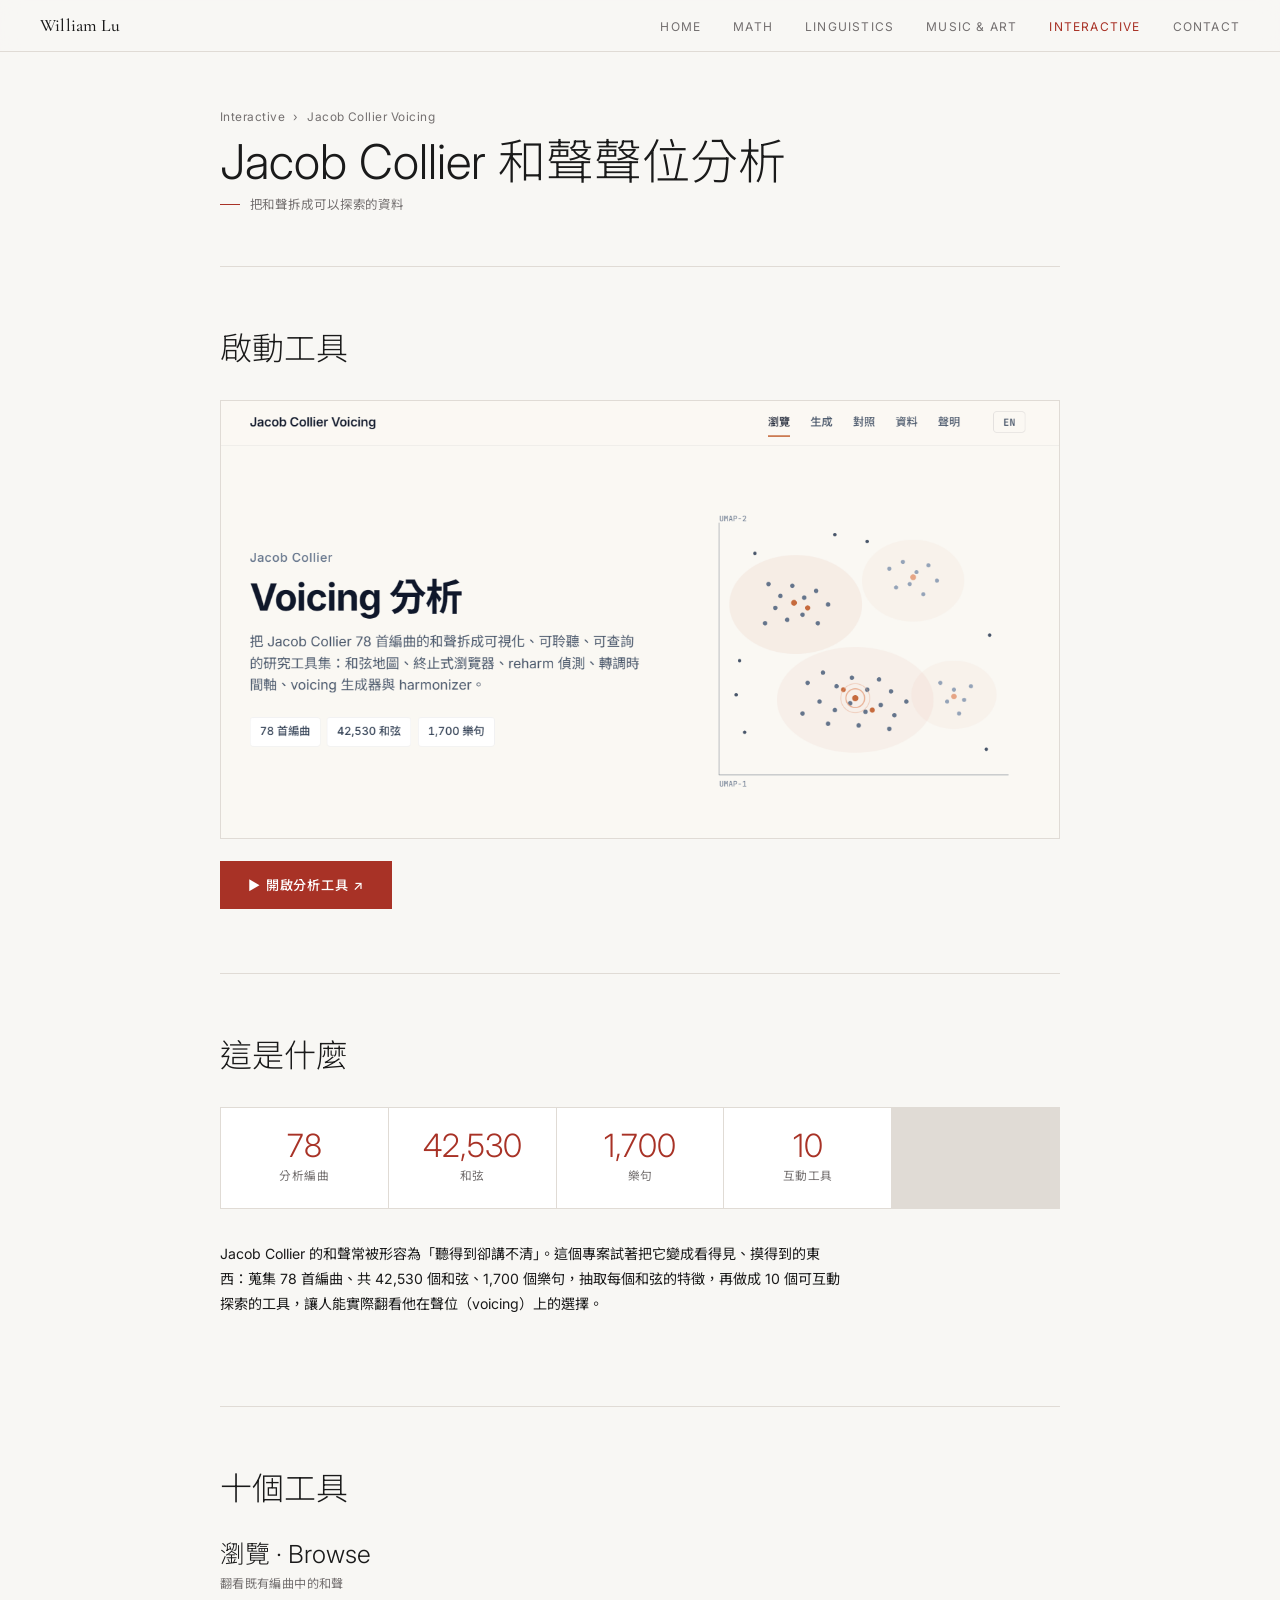
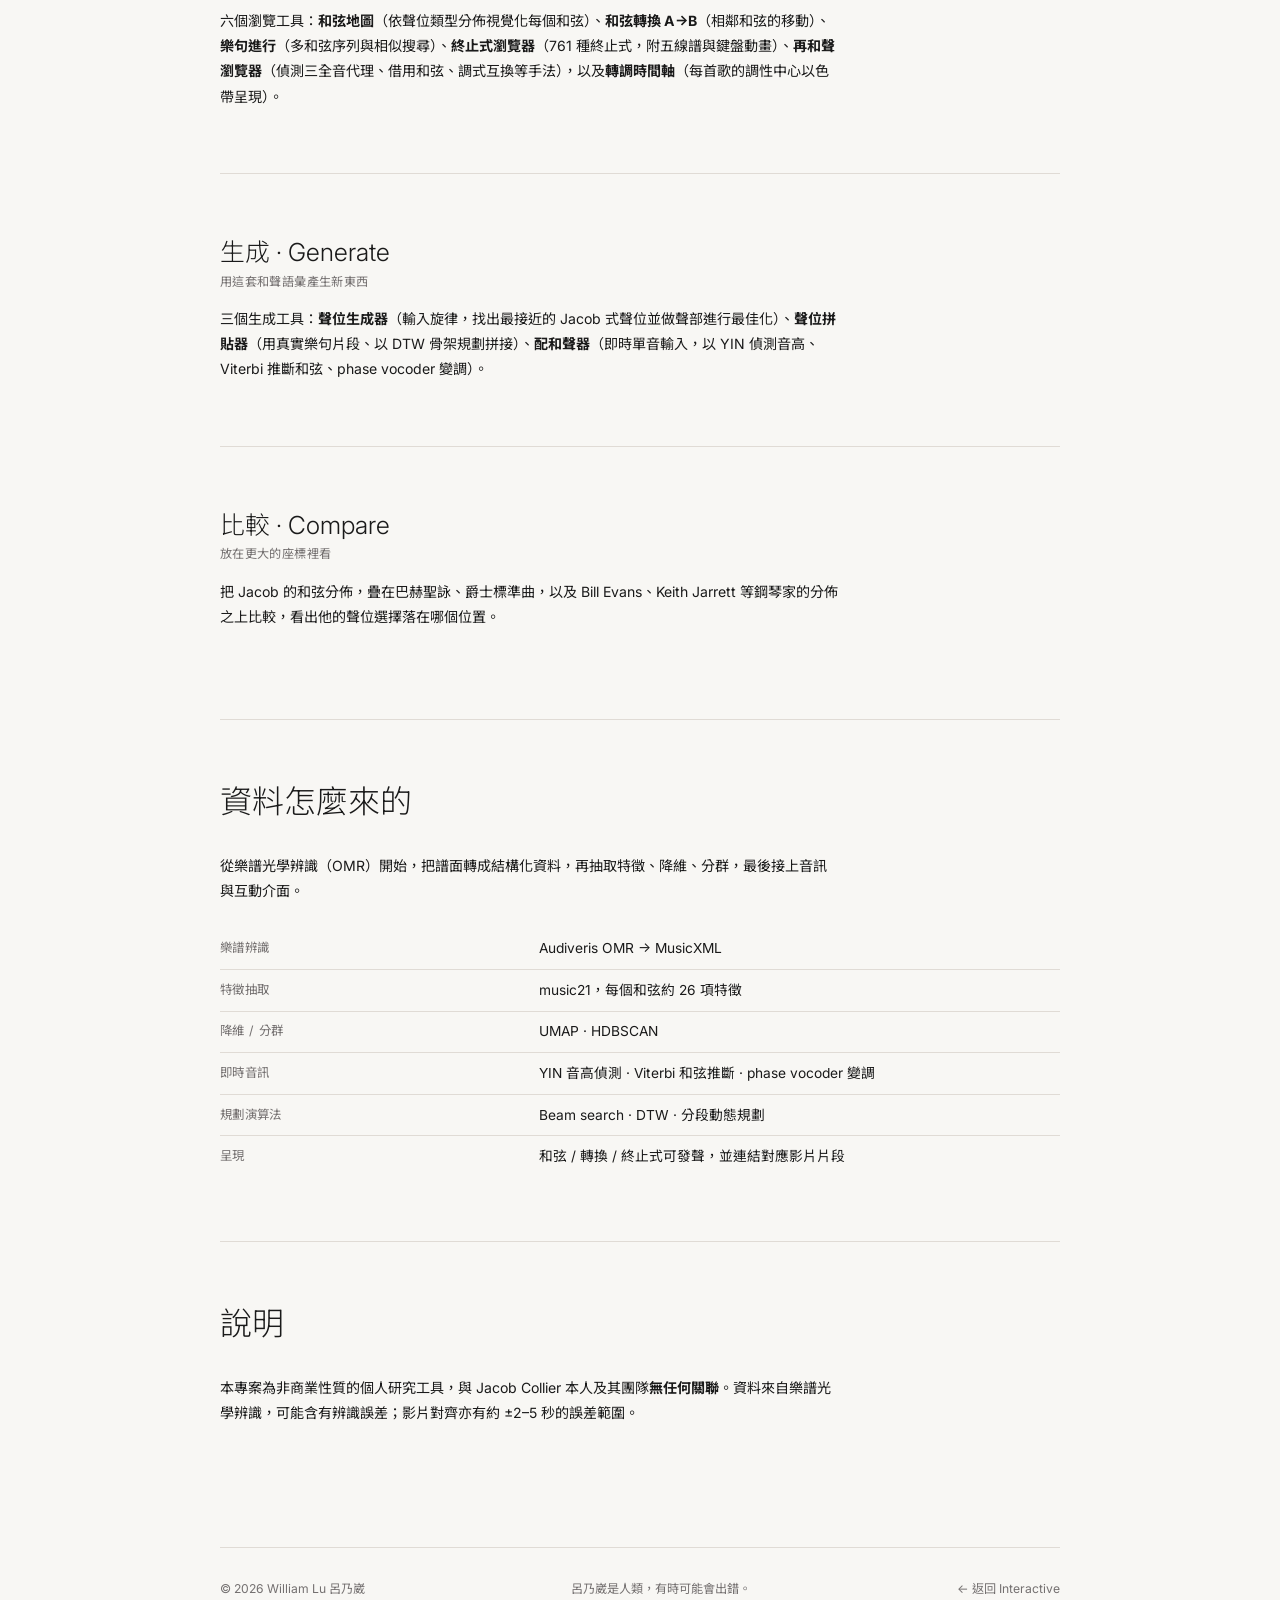
<file: voicing.html>
<!DOCTYPE html>
<html lang="zh-TW">
<head>
  <meta charset="UTF-8">
  <meta name="viewport" content="width=device-width, initial-scale=1.0">
  <title>Jacob Collier 和聲聲位分析 · William Lu 呂乃崴</title>
  <meta name="description" content="拆解 78 首 Jacob Collier 編曲、42,530 個和弦的聲位選擇，做成 10 個可互動探索的樂理分析工具：和弦地圖、再和聲偵測、轉調時間軸、聲位生成器與即時哼唱配和聲。">
  <meta name="author" content="William Lu 呂乃崴">
  <link rel="canonical" href="https://williamlu1218and0630.github.io/voicing.html">
  <link rel="icon" type="image/png" href="assets/photos/web_photo.png">

  <meta property="og:type" content="article">
  <meta property="og:site_name" content="William Lu 呂乃崴">
  <meta property="og:title" content="Jacob Collier 和聲聲位分析 · William Lu 呂乃崴">
  <meta property="og:description" content="78 首編曲、42,530 個和弦、10 個互動樂理分析工具。">
  <meta property="og:url" content="https://williamlu1218and0630.github.io/voicing.html">
  <meta property="og:image" content="https://williamlu1218and0630.github.io/assets/photos/web_photo.png">
  <meta name="twitter:card" content="summary_large_image">

  <script type="application/ld+json">
  {
    "@context": "https://schema.org",
    "@type": "WebApplication",
    "name": "Jacob Collier Voicing Analysis",
    "alternateName": "Jacob Collier 和聲聲位分析",
    "url": "https://jacob-collier-voicing.vercel.app/",
    "description": "分析 78 首 Jacob Collier 編曲、42,530 個和弦的聲位結構，提供 10 個互動式樂理探索工具。",
    "applicationCategory": "MultimediaApplication",
    "operatingSystem": "Any (web)",
    "isAccessibleForFree": true,
    "author": {
      "@type": "Person",
      "name": "William Lu",
      "alternateName": "呂乃崴",
      "url": "https://williamlu1218and0630.github.io/"
    },
    "about": ["Music Theory", "Harmony", "Voicing", "Jacob Collier", "Computational Music Analysis"],
    "isPartOf": {
      "@type": "CollectionPage",
      "name": "互動與數位作品 — William Lu 呂乃崴",
      "url": "https://williamlu1218and0630.github.io/interactive.html"
    }
  }
  </script>

  <link rel="stylesheet" href="styles.css">
</head>
<body>

  <nav>
    <a href="index.html" class="nav-logo">William Lu</a>
    <ul class="nav-links">
      <li><a href="index.html">Home</a></li>
      <li class="has-dropdown">
        <a href="math.html">Math</a>
        <ul class="dropdown">
          <li><a href="math.html#research">研究</a></li>
          <li><a href="math.html#awards">獎狀</a></li>
        </ul>
      </li>
      <li class="has-dropdown">
        <a href="linguistics.html">Linguistics</a>
        <ul class="dropdown">
          <li><a href="linguistics.html#research">研究</a></li>
          <li><a href="linguistics.html#awards">獎狀</a></li>
        </ul>
      </li>
      <li class="has-dropdown">
        <a href="music.html">Music & Art</a>
        <ul class="dropdown">
          <li><a href="music.html#music">音樂</a></li>
          <li><a href="music.html#art">藝術</a></li>
        </ul>
      </li>
      <li class="has-dropdown">
        <a href="interactive.html" class="active">Interactive</a>
        <ul class="dropdown">
          <li><a href="silhouette.html">Silhouette</a></li>
          <li><a href="voicing.html">Jacob Voicing</a></li>
          <li><a href="numerals.html">Numeral Explorer</a></li>
          <li><a href="world-numerals/">World Numerals</a></li>
        </ul>
      </li>
      <li><a href="index.html#contact">Contact</a></li>
    </ul>
  </nav>

  <main>

    <section class="page-hero">
      <p class="breadcrumb">
        <a href="interactive.html">Interactive</a>
        <span>›</span>
        Jacob Collier Voicing
      </p>
      <h1>Jacob Collier 和聲聲位分析</h1>
      <p class="hero-sub">把和聲拆成可以探索的資料</p>
    </section>

    <!-- LAUNCH -->
    <section>
      <h2 class="section-title">啟動工具</h2>
      <img class="shot" src="assets/interactive/voicing.png" alt="Jacob Collier Voicing 分析工具畫面：和弦經 UMAP 降維後的散點分佈與分群" loading="lazy">
      <a class="launch-btn" href="https://jacob-collier-voicing.vercel.app/" target="_blank" rel="noopener">▶ 開啟分析工具 ↗</a>
    </section>

    <!-- OVERVIEW -->
    <section>
      <h2 class="section-title">這是什麼</h2>

      <div class="stat-grid">
        <div class="stat-item">
          <div class="stat-num">78</div>
          <div class="stat-label">分析編曲</div>
        </div>
        <div class="stat-item">
          <div class="stat-num">42,530</div>
          <div class="stat-label">和弦</div>
        </div>
        <div class="stat-item">
          <div class="stat-num">1,700</div>
          <div class="stat-label">樂句</div>
        </div>
        <div class="stat-item">
          <div class="stat-num">10</div>
          <div class="stat-label">互動工具</div>
        </div>
      </div>

      <div class="research-desc">
        <p>Jacob Collier 的和聲常被形容為「聽得到卻講不清」。這個專案試著把它變成看得見、摸得到的東西：蒐集 78 首編曲、共 42,530 個和弦、1,700 個樂句，抽取每個和弦的特徵，再做成 10 個可互動探索的工具，讓人能實際翻看他在聲位（voicing）上的選擇。</p>
      </div>
    </section>

    <!-- TOOLS -->
    <section>
      <h2 class="section-title">十個工具</h2>

      <div class="research-block">
        <h3 class="research-title">瀏覽 · Browse</h3>
        <p class="research-meta">翻看既有編曲中的和聲</p>
        <div class="research-desc">
          <p>六個瀏覽工具：<strong>和弦地圖</strong>（依聲位類型分佈視覺化每個和弦）、<strong>和弦轉換 A→B</strong>（相鄰和弦的移動）、<strong>樂句進行</strong>（多和弦序列與相似搜尋）、<strong>終止式瀏覽器</strong>（761 種終止式，附五線譜與鍵盤動畫）、<strong>再和聲瀏覽器</strong>（偵測三全音代理、借用和弦、調式互換等手法），以及<strong>轉調時間軸</strong>（每首歌的調性中心以色帶呈現）。</p>
        </div>
      </div>

      <div class="research-block">
        <h3 class="research-title">生成 · Generate</h3>
        <p class="research-meta">用這套和聲語彙產生新東西</p>
        <div class="research-desc">
          <p>三個生成工具：<strong>聲位生成器</strong>（輸入旋律，找出最接近的 Jacob 式聲位並做聲部進行最佳化）、<strong>聲位拼貼器</strong>（用真實樂句片段、以 DTW 骨架規劃拼接）、<strong>配和聲器</strong>（即時單音輸入，以 YIN 偵測音高、Viterbi 推斷和弦、phase vocoder 變調）。</p>
        </div>
      </div>

      <div class="research-block">
        <h3 class="research-title">比較 · Compare</h3>
        <p class="research-meta">放在更大的座標裡看</p>
        <div class="research-desc">
          <p>把 Jacob 的和弦分佈，疊在巴赫聖詠、爵士標準曲，以及 Bill Evans、Keith Jarrett 等鋼琴家的分佈之上比較，看出他的聲位選擇落在哪個位置。</p>
        </div>
      </div>
    </section>

    <!-- METHOD -->
    <section>
      <h2 class="section-title">資料怎麼來的</h2>
      <div class="research-desc">
        <p>從樂譜光學辨識（OMR）開始，把譜面轉成結構化資料，再抽取特徵、降維、分群，最後接上音訊與互動介面。</p>
      </div>
      <table class="detail-table">
        <tr><td>樂譜辨識</td><td>Audiveris OMR → MusicXML</td></tr>
        <tr><td>特徵抽取</td><td>music21，每個和弦約 26 項特徵</td></tr>
        <tr><td>降維 / 分群</td><td>UMAP · HDBSCAN</td></tr>
        <tr><td>即時音訊</td><td>YIN 音高偵測 · Viterbi 和弦推斷 · phase vocoder 變調</td></tr>
        <tr><td>規劃演算法</td><td>Beam search · DTW · 分段動態規劃</td></tr>
        <tr><td>呈現</td><td>和弦 / 轉換 / 終止式可發聲，並連結對應影片片段</td></tr>
      </table>
    </section>

    <!-- DISCLAIMER -->
    <section>
      <h2 class="section-title">說明</h2>
      <div class="research-desc">
        <p>本專案為非商業性質的個人研究工具，與 Jacob Collier 本人及其團隊<strong>無任何關聯</strong>。資料來自樂譜光學辨識，可能含有辨識誤差；影片對齊亦有約 ±2–5 秒的誤差範圍。</p>
      </div>
    </section>

    <footer>
      <p>© 2026 William Lu 呂乃崴</p>
      <p>呂乃崴是人類，有時可能會出錯。</p>
      <p><a href="interactive.html" style="color:var(--text-muted);text-decoration:none;">← 返回 Interactive</a></p>
    </footer>

  </main>

</body>
</html>
</file>
<file: styles.css>
@import url('https://fonts.googleapis.com/css2?family=Cormorant+Garamond:ital,wght@0,300;0,400;0,500;1,300&family=Inter:wght@300;400;500&family=Noto+Sans+TC:wght@300;400;500&display=swap');

:root {
  --bg:         #F8F7F4;
  --surface:    #FFFFFF;
  --text:       #1A1A1A;
  --text-muted: #747070;
  --accent:     #A83226;
  --border:     #E0DBD5;
  --font-sans:  'Inter', 'Taipei Sans TC', 'Microsoft JhengHei', 'Noto Sans TC', sans-serif;
  --font-display: 'Cormorant Garamond', serif;
  --font-serif: var(--font-sans);
}

*, *::before, *::after { box-sizing: border-box; margin: 0; padding: 0; }
html { scroll-behavior: smooth; }

body {
  background: var(--bg);
  color: var(--text);
  font-family: var(--font-sans);
  font-size: 15px;
  line-height: 1.55;
}

::-webkit-scrollbar { width: 6px; }
::-webkit-scrollbar-track { background: var(--bg); }
::-webkit-scrollbar-thumb { background: var(--border); border-radius: 3px; }
::-webkit-scrollbar-thumb:hover { background: var(--text-muted); }

:focus-visible { outline: 2px solid var(--accent); outline-offset: 3px; }

/* ── NAV ── */
nav {
  position: fixed;
  top: 0; left: 0; right: 0;
  z-index: 100;
  background: rgba(248, 247, 244, 0.90);
  backdrop-filter: blur(10px);
  border-bottom: 1px solid var(--border);
  height: 52px;
  padding: 0 2.5rem;
  display: flex;
  align-items: center;
  justify-content: space-between;
}

.nav-logo {
  font-family: var(--font-display);
  font-size: 1.1rem;
  font-weight: 500;
  color: var(--text);
  text-decoration: none;
  letter-spacing: 0.01em;
}

.nav-links {
  display: flex;
  gap: 2rem;
  list-style: none;
}

.nav-links a {
  font-size: 0.75rem;
  font-weight: 400;
  letter-spacing: 0.1em;
  text-transform: uppercase;
  color: var(--text-muted);
  text-decoration: none;
  transition: color 0.2s ease;
}

.nav-links a:hover { color: var(--accent); }
.nav-links a.active { color: var(--accent); }

/* ── NAV DROPDOWN ── */
.nav-links li.has-dropdown { position: relative; }

.nav-links .dropdown {
  position: absolute;
  top: 100%;
  left: 50%;
  transform: translateX(-50%) translateY(-4px);
  background: var(--surface);
  border: 1px solid var(--border);
  list-style: none;
  padding: 0.5rem 0;
  min-width: 140px;
  opacity: 0;
  visibility: hidden;
  transition: opacity 0.18s ease, transform 0.18s ease;
  z-index: 110;
  box-shadow: 0 4px 12px rgba(0,0,0,0.05);
}

.nav-links li.has-dropdown:hover > .dropdown,
.nav-links li.has-dropdown:focus-within > .dropdown {
  opacity: 1;
  visibility: visible;
  transform: translateX(-50%) translateY(0);
}

.nav-links .dropdown li { display: block; }

.nav-links .dropdown a {
  display: block;
  padding: 0.45rem 1.1rem;
  font-size: 0.72rem;
  letter-spacing: 0.08em;
  text-transform: none;
  white-space: nowrap;
  text-align: center;
}

.nav-links .dropdown a:hover {
  background: var(--bg);
  color: var(--accent);
}

/* invisible hover bridge so dropdown doesn't close between gap */
.nav-links li.has-dropdown::after {
  content: '';
  position: absolute;
  top: 100%;
  left: 0;
  right: 0;
  height: 8px;
}

/* ── MAIN ── */
main {
  max-width: 920px;
  margin: 0 auto;
  padding: 0 2.5rem;
}

/* ── SECTIONS ── */
section {
  padding: 64px 0;
  border-top: 1px solid var(--border);
}

.section-label {
  font-size: 0.7rem;
  letter-spacing: 0.15em;
  text-transform: uppercase;
  color: var(--accent);
  font-weight: 500;
  margin-bottom: 0.4rem;
}

.section-title {
  font-family: var(--font-sans);
  font-size: 2rem;
  font-weight: 300;
  line-height: 1.15;
  margin-bottom: 2rem;
}

/* ── PAGE HERO ── */
.page-hero {
  padding-top: 108px;
  padding-bottom: 52px;
  border-top: none !important;
}

.page-hero h1 {
  font-family: var(--font-sans);
  font-size: 3rem;
  font-weight: 300;
  line-height: 1.1;
  margin-bottom: 0.4rem;
}

.page-hero .hero-sub {
  font-size: 0.78rem;
  color: var(--text-muted);
  letter-spacing: 0.07em;
  display: flex;
  align-items: center;
  gap: 0.6rem;
}

.page-hero .hero-sub::before {
  content: '';
  display: block;
  width: 20px;
  height: 1px;
  background: var(--accent);
  flex-shrink: 0;
}

/* ── RESEARCH BLOCK ── */
.research-block + .research-block {
  margin-top: 4rem;
  padding-top: 4rem;
  border-top: 1px solid var(--border);
}

.research-title {
  font-family: var(--font-sans);
  font-size: 1.55rem;
  font-weight: 300;
  margin-bottom: 0.3rem;
  line-height: 1.2;
}

.research-meta {
  font-size: 0.76rem;
  color: var(--text-muted);
  letter-spacing: 0.03em;
  margin-bottom: 0.9rem;
}

.research-desc {
  font-size: 0.88rem;
  line-height: 1.8;
  color: var(--text);
  max-width: 620px;
  margin-bottom: 1.6rem;
}

.research-desc p + p { margin-top: 0.75em; }

/* ── PDF VIEWER ── */
.pdf-wrap iframe {
  width: 100%;
  height: 560px;
  border: 1px solid var(--border);
  display: block;
  background: #fff;
}

.pdf-actions {
  display: flex;
  gap: 1.4rem;
  margin-top: 0.5rem;
}

.pdf-actions a {
  font-size: 0.75rem;
  color: var(--text-muted);
  text-decoration: none;
  letter-spacing: 0.04em;
  transition: color 0.2s;
}

.pdf-actions a:hover { color: var(--accent); }

/* ── DOC CARD (replaces heavy inline PDF iframes) ── */
.doc-card {
  display: flex;
  align-items: center;
  gap: 1rem;
  padding: 1.05rem 1.3rem;
  border: 1px solid var(--border);
  background: var(--surface);
  text-decoration: none;
  color: inherit;
  transition: border-color 0.2s ease, box-shadow 0.2s ease;
}

.doc-card:hover {
  border-color: var(--accent);
  box-shadow: 4px 4px 0 var(--accent);
  color: inherit;
}

.doc-ico {
  font-size: 0.62rem;
  letter-spacing: 0.14em;
  color: var(--accent);
  border: 1px solid var(--accent);
  padding: 0.5em 0.55em;
  flex-shrink: 0;
}

.doc-info { flex: 1; min-width: 0; }

.doc-t {
  display: block;
  font-size: 0.9rem;
  color: var(--text);
}

.doc-m {
  font-size: 0.74rem;
  color: var(--text-muted);
  letter-spacing: 0.03em;
}

.doc-card:hover .doc-t { color: var(--accent); }

.doc-arrow { color: var(--text-muted); font-size: 0.85rem; flex-shrink: 0; }
.doc-card:hover .doc-arrow { color: var(--accent); }

.doc-actions { margin-top: 0.55rem; }
.doc-actions a {
  font-size: 0.74rem;
  color: var(--text-muted);
  text-decoration: none;
  letter-spacing: 0.04em;
  transition: color 0.2s;
}
.doc-actions a:hover { color: var(--accent); }

/* ── FILE PLACEHOLDER ── */
.file-placeholder {
  border: 1px dashed var(--border);
  padding: 2.5rem 1.5rem;
  font-size: 0.84rem;
  color: var(--text-muted);
  text-align: center;
}

/* ── SUPPLEMENTARY DOCS ── */
.doc-list {
  list-style: none;
  display: flex;
  flex-direction: column;
  gap: 0.5rem;
  margin-top: 1.2rem;
}

.doc-list li a {
  font-size: 0.82rem;
  color: var(--text-muted);
  text-decoration: none;
  display: inline-flex;
  align-items: center;
  gap: 0.4rem;
  transition: color 0.2s;
}

.doc-list li a:hover { color: var(--accent); }

/* ── AWARDS GRID ── */
.awards-grid {
  display: grid;
  grid-template-columns: repeat(auto-fill, minmax(220px, 1fr));
  gap: 1.4rem;
}

.award-item {
  display: flex;
  flex-direction: column;
  text-decoration: none;
  color: inherit;
}

.award-item .award-thumb {
  position: relative;
  background: var(--surface);
  border: 1px solid var(--border);
  aspect-ratio: 4 / 3;
  overflow: hidden;
  display: flex;
  align-items: center;
  justify-content: center;
  transition: border-color 0.2s, box-shadow 0.2s;
}

.award-item:hover .award-thumb {
  border-color: var(--accent);
  box-shadow: 4px 4px 0 var(--accent);
}

.award-item .award-thumb img {
  width: 100%;
  height: 100%;
  object-fit: contain;
  display: block;
  background: #fff;
}

.award-item .award-thumb.is-pdf {
  font-family: var(--font-sans);
  font-size: 1rem;
  color: var(--text-muted);
  letter-spacing: 0.08em;
  background: var(--bg);
}

.award-item .award-thumb.is-pdf::before {
  content: 'PDF';
  display: block;
  font-size: 0.7rem;
  letter-spacing: 0.18em;
  color: var(--accent);
  border: 1px solid var(--accent);
  padding: 0.15em 0.7em;
}

.award-meta {
  margin-top: 0.6rem;
  font-size: 0.78rem;
  line-height: 1.5;
}

.award-year {
  font-size: 0.72rem;
  color: var(--text-muted);
  letter-spacing: 0.06em;
  display: block;
  margin-bottom: 0.1em;
}

.award-name {
  color: var(--text);
}

.award-item:hover .award-name { color: var(--accent); }

/* ── POSTER ── */
.poster-wrap {
  margin: 1.4rem 0;
}

.poster-wrap img {
  max-width: 100%;
  max-height: 600px;
  border: 1px solid var(--border);
  display: block;
}

.caption {
  font-size: 0.74rem;
  color: var(--text-muted);
  margin-top: 0.4rem;
  font-style: italic;
}

/* ── YOUTUBE GRID ── */
.yt-grid {
  display: grid;
  grid-template-columns: 1fr 1fr;
  gap: 2rem;
}

.yt-item h3 {
  font-size: 0.88rem;
  font-weight: 500;
  margin-bottom: 0.5rem;
}

.yt-item .yt-note {
  font-size: 0.75rem;
  color: var(--text-muted);
  margin-top: 0.4rem;
}

.yt-embed {
  position: relative;
  padding-bottom: 56.25%;
  height: 0;
  overflow: hidden;
}

.yt-embed iframe {
  position: absolute;
  top: 0; left: 0;
  width: 100%; height: 100%;
  border: none;
}

/* ── IG NOTE ── */
.ig-note {
  border: 1px solid var(--border);
  padding: 1.2rem 1.6rem;
  font-size: 0.87rem;
  display: flex;
  align-items: center;
  gap: 0.8rem;
  color: var(--text-muted);
}

.ig-note a {
  color: var(--accent);
  font-weight: 500;
  text-decoration: none;
}

.ig-note a:hover { text-decoration: underline; }

/* ── PAINTING GRID ── */
.painting-grid {
  display: grid;
  grid-template-columns: 1fr 1fr;
  gap: 1.2rem;
}

.painting-item img {
  width: 100%;
  display: block;
  border: 1px solid var(--border);
  height: auto;
}

/* ── GALLERY (masonry columns — preserve each drawing's aspect ratio) ── */
.gallery-grid {
  column-count: 4;
  column-gap: 0.5rem;
}

.gallery-grid a {
  display: block;
  break-inside: avoid;
  margin-bottom: 0.5rem;
}

.gallery-grid img {
  width: 100%;
  height: auto;
  display: block;
  cursor: zoom-in;
  transition: opacity 0.2s;
}

.gallery-grid img:hover { opacity: 0.8; }

.gallery-note {
  font-size: 0.76rem;
  color: var(--text-muted);
  margin-top: 0.9rem;
  font-style: italic;
}

/* ── ORIGAMI ── */
.origami-wrap {
  display: grid;
  grid-template-columns: 300px 1fr;
  gap: 2.5rem;
  align-items: start;
}

.origami-wrap img {
  width: 100%;
  border: 1px solid var(--border);
  display: block;
}

.origami-desc {
  font-size: 0.88rem;
  line-height: 1.8;
  color: var(--text);
}

.origami-desc p + p { margin-top: 0.8em; }

.origami-desc a {
  color: var(--accent);
  text-decoration: none;
}

.origami-desc a:hover { text-decoration: underline; }

/* ── BREADCRUMB ── */
.breadcrumb {
  font-size: 0.74rem;
  color: var(--text-muted);
  letter-spacing: 0.04em;
  margin-bottom: 0.6rem;
}

.breadcrumb a {
  color: var(--text-muted);
  text-decoration: none;
  transition: color 0.2s;
}

.breadcrumb a:hover { color: var(--accent); }
.breadcrumb span { margin: 0 0.4em; }

/* ── PROJECT GRID (Interactive landing) ── */
.project-grid {
  display: grid;
  grid-template-columns: 1fr 1fr;
  gap: 1.4rem;
}

.project-card {
  display: flex;
  flex-direction: column;
  padding: 2rem 1.8rem 1.8rem;
  background: var(--surface);
  border: 1px solid var(--border);
  text-decoration: none;
  color: inherit;
  transition: border-color 0.2s ease, box-shadow 0.2s ease;
}

.project-card:hover {
  border-color: var(--accent);
  box-shadow: 4px 4px 0 var(--accent);
  color: inherit;
}

.project-label {
  font-size: 0.68rem;
  letter-spacing: 0.14em;
  text-transform: uppercase;
  color: var(--accent);
  font-weight: 500;
  margin-bottom: 0.7rem;
}

.project-card h3 {
  font-family: var(--font-sans);
  font-size: 1.5rem;
  font-weight: 300;
  line-height: 1.2;
  margin-bottom: 0.8rem;
}

.project-card .project-desc {
  font-size: 0.85rem;
  line-height: 1.7;
  color: var(--text-muted);
  margin-bottom: 1.2rem;
}

.project-tags {
  display: flex;
  flex-wrap: wrap;
  gap: 0.4rem;
  margin-bottom: 1.4rem;
}

.project-tag {
  font-size: 0.72rem;
  color: var(--text-muted);
  background: var(--bg);
  border: 1px solid var(--border);
  padding: 0.2em 0.6em;
  line-height: 1.6;
}

.project-arrow {
  font-size: 0.76rem;
  font-weight: 500;
  letter-spacing: 0.05em;
  color: var(--text-muted);
  margin-top: auto;
}

.project-card:hover .project-arrow { color: var(--accent); }

/* ── LAUNCH BUTTON ── */
.launch-btn {
  display: inline-flex;
  align-items: center;
  gap: 0.55rem;
  background: var(--accent);
  color: #fff;
  font-size: 0.82rem;
  font-weight: 500;
  letter-spacing: 0.06em;
  padding: 0.8rem 1.7rem;
  border: 1px solid var(--accent);
  text-decoration: none;
  transition: background 0.2s ease, color 0.2s ease;
}

.launch-btn:hover {
  background: transparent;
  color: var(--accent);
}

.launch-row,
.store-links {
  display: flex;
  align-items: center;
  justify-content: center;
}

.launch-row {
  margin-top: 1rem;
}

.store-links {
  gap: 1rem;
  flex-wrap: wrap;
  margin-top: 1rem;
}

.itch-badge,
.google-play-badge {
  display: inline-flex;
  align-items: center;
  justify-content: center;
  width: 200px;
  height: 60px;
  overflow: hidden;
  line-height: 0;
}

.itch-badge img,
.google-play-badge img {
  display: block;
  width: 200px;
  height: auto;
  transition: opacity 0.2s ease;
}

.itch-badge:hover img {
  opacity: 0.78;
}

.itch-badge:focus-visible {
  outline: 2px solid var(--accent);
  outline-offset: 4px;
}

/* ── STAT GRID ── */
.stat-grid {
  display: grid;
  grid-template-columns: repeat(auto-fill, minmax(150px, 1fr));
  gap: 1px;
  background: var(--border);
  border: 1px solid var(--border);
  margin: 1.4rem 0 2rem;
}

.stat-item {
  background: var(--surface);
  padding: 1.4rem 1.2rem;
  text-align: center;
}

.stat-num {
  font-family: var(--font-sans);
  font-size: 2rem;
  font-weight: 300;
  color: var(--accent);
  line-height: 1;
  margin-bottom: 0.3rem;
}

.stat-label {
  font-size: 0.73rem;
  color: var(--text-muted);
  letter-spacing: 0.04em;
}

/* ── DETAIL TABLE ── */
.detail-table {
  width: 100%;
  border-collapse: collapse;
  font-size: 0.86rem;
  margin-top: 1rem;
}

.detail-table td {
  padding: 0.6rem 0;
  border-bottom: 1px solid var(--border);
  vertical-align: top;
}

.detail-table td:first-child {
  color: var(--text-muted);
  width: 38%;
  font-size: 0.78rem;
  letter-spacing: 0.03em;
  padding-right: 1.2rem;
}

.detail-table tr:last-child td { border-bottom: none; }

/* ── SCREENSHOT ── */
.shot {
  width: 100%;
  display: block;
  border: 1px solid var(--border);
  margin-bottom: 1.4rem;
}

.shot-placeholder {
  width: 100%;
  aspect-ratio: 16 / 9;
  border: 1px dashed var(--border);
  display: flex;
  align-items: center;
  justify-content: center;
  font-size: 0.82rem;
  color: var(--text-muted);
  margin-bottom: 1.4rem;
  background: var(--surface);
  text-align: center;
  padding: 1rem;
}

/* ── FOOTER ── */
footer {
  border-top: 1px solid var(--border);
  padding: 2rem 0 2.4rem;
  display: flex;
  justify-content: space-between;
  align-items: center;
  margin-top: 2rem;
}

footer p {
  font-size: 0.76rem;
  color: var(--text-muted);
}

/* ── RESPONSIVE ── */
@media (max-width: 740px) {
  nav { padding: 0 1.4rem; }
  main { padding: 0 1.4rem; }
  .nav-links { gap: 1.2rem; }
  /* Dropdown becomes inline on mobile */
  .nav-links .dropdown {
    position: static;
    opacity: 1;
    visibility: visible;
    transform: none;
    display: none;
    border: none;
    padding: 0;
    box-shadow: none;
    background: transparent;
    min-width: 0;
  }
  .nav-links li.has-dropdown::after { display: none; }
  .nav-links li.has-dropdown:hover > .dropdown { display: none; }
  .yt-grid { grid-template-columns: 1fr; }
  .painting-grid { grid-template-columns: 1fr; }
  .gallery-grid { column-count: 3; }
  .origami-wrap { grid-template-columns: 1fr; }
  .project-grid { grid-template-columns: 1fr; }
  .page-hero h1 { font-size: 2.4rem; }
}

@media (max-width: 480px) {
  .gallery-grid { column-count: 2; }
  footer { flex-direction: column; gap: 0.4rem; text-align: center; }
  .nav-links { gap: 0.9rem; }
}

/* ── DEFAULT INLINE LINK STYLE ──
   Content links inherit text color with a thin underline by default,
   and turn blue on hover. Component-scoped rules above (nav, awards,
   social-links, pdf-actions, etc.) override this where text-decoration
   is explicitly set, so layout links remain unaffected. */
a {
  color: inherit;
  text-decoration: underline;
  text-decoration-thickness: 1px;
  text-underline-offset: 3px;
  text-decoration-color: currentColor;
  transition: color 0.2s ease, text-decoration-color 0.2s ease;
}

a:hover {
  color: #2563eb;
  text-decoration-color: #2563eb;
}
</file>
